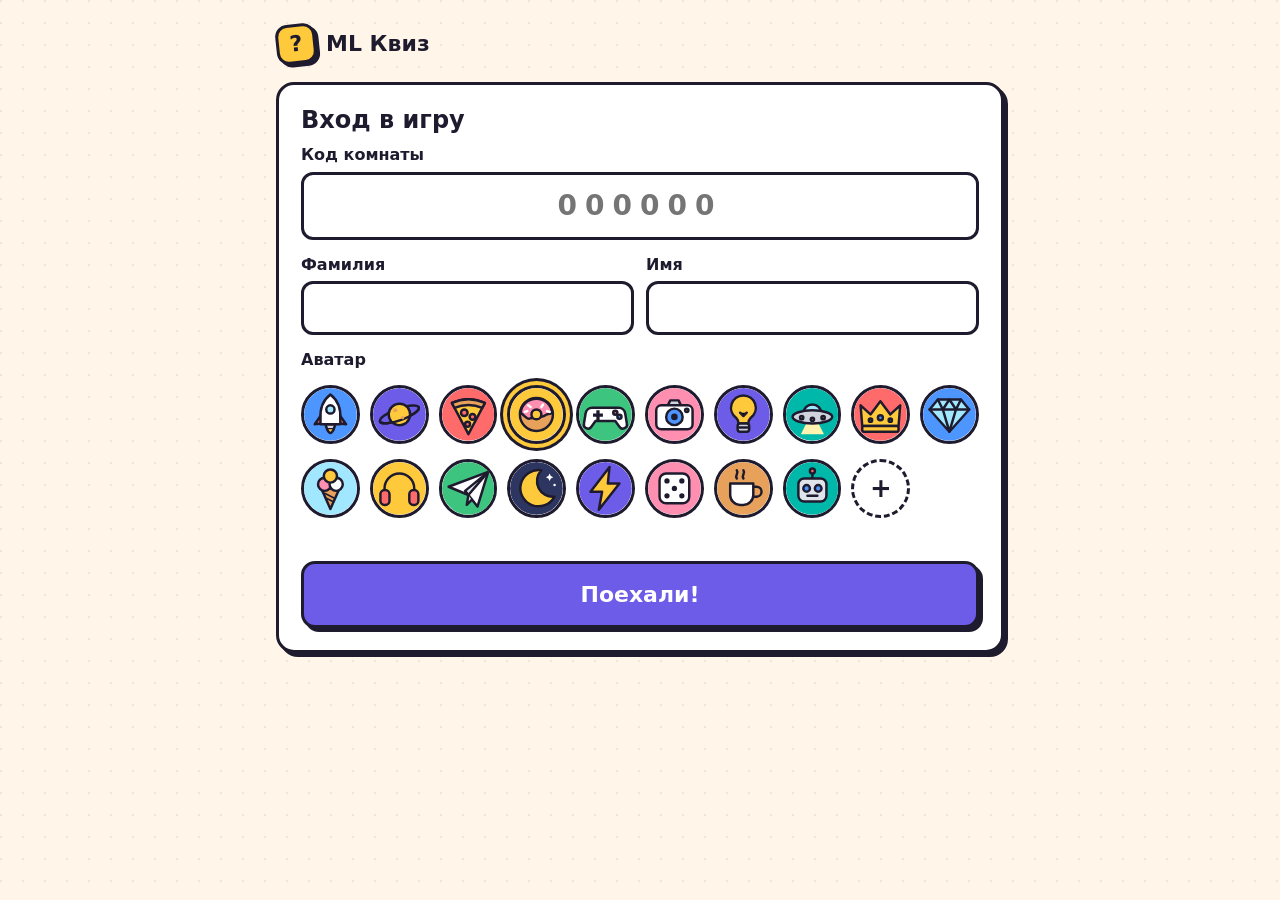
<file: index.html>
<!doctype html>
<html lang="ru">
<head>
<meta charset="utf-8">
<meta name="viewport" content="width=device-width, initial-scale=1">
<title>ML Квиз</title>
<meta http-equiv="refresh" content="0; url=quiz/">
<script>location.replace('quiz/' + location.search);</script>
</head>
<body style="font-family:Segoe UI,sans-serif;padding:24px">Переходим в <a href="quiz/">квиз</a>…</body>
</html>
</file>
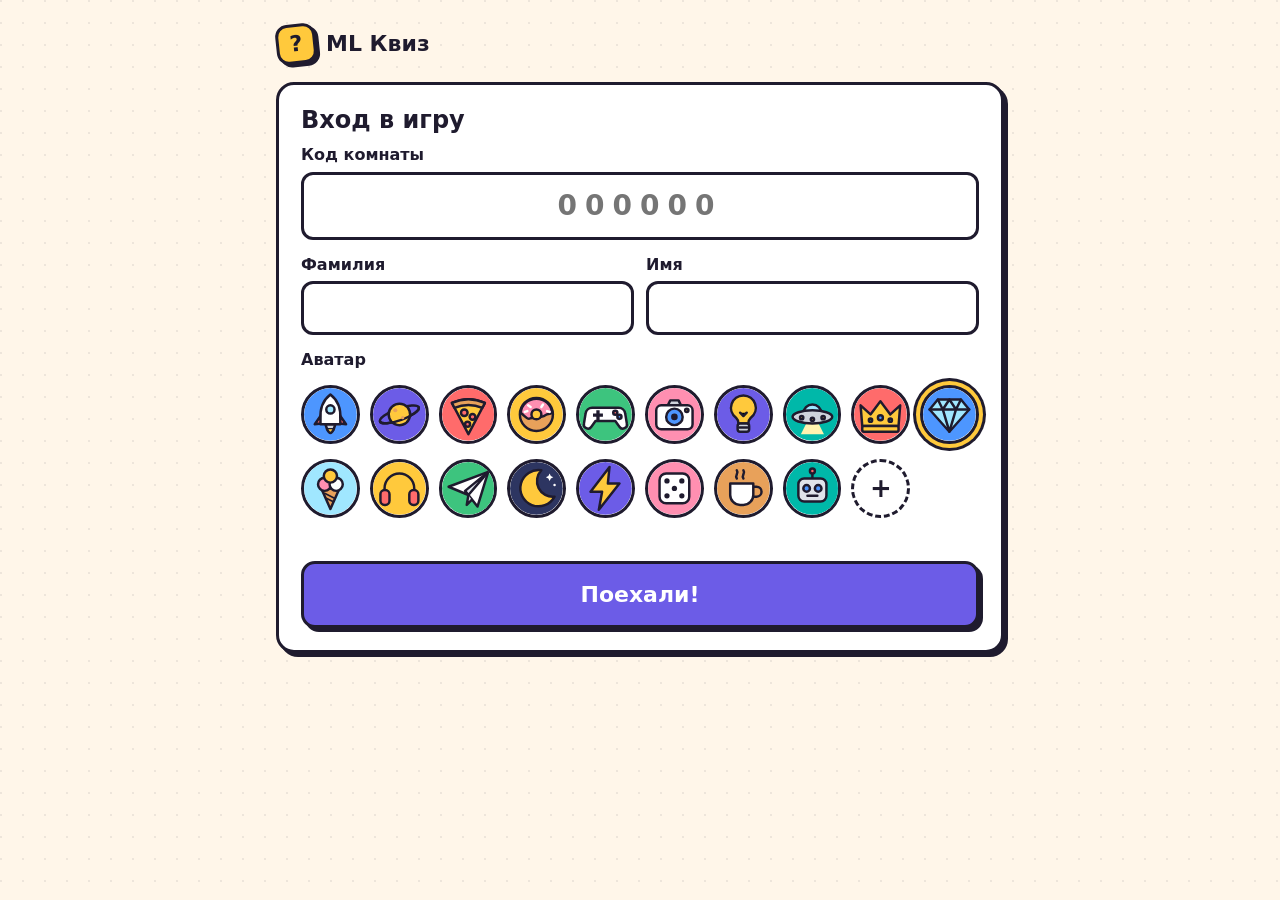
<file: quiz/index.html>
<!doctype html>
<html lang="ru">
<head>
<meta charset="utf-8">
<meta name="viewport" content="width=device-width, initial-scale=1">
<title>ML Квиз</title>
<link rel="icon" href="data:image/svg+xml,%3Csvg xmlns='http://www.w3.org/2000/svg' viewBox='0 0 64 64'%3E%3Crect x='4' y='4' width='56' height='56' rx='14' fill='%23FFC93C' stroke='%231F1B2E' stroke-width='5'/%3E%3Ctext x='32' y='45' font-size='34' text-anchor='middle' font-family='Segoe UI' font-weight='900' fill='%231F1B2E'%3E?%3C/text%3E%3C/svg%3E">
<link rel="stylesheet" href="assets/style.css">
</head>
<body class="player">
<main id="app"></main>
<div id="net" class="net"></div>
<script src="assets/common.js"></script>
<script src="assets/player.js"></script>
</body>
</html>
</file>
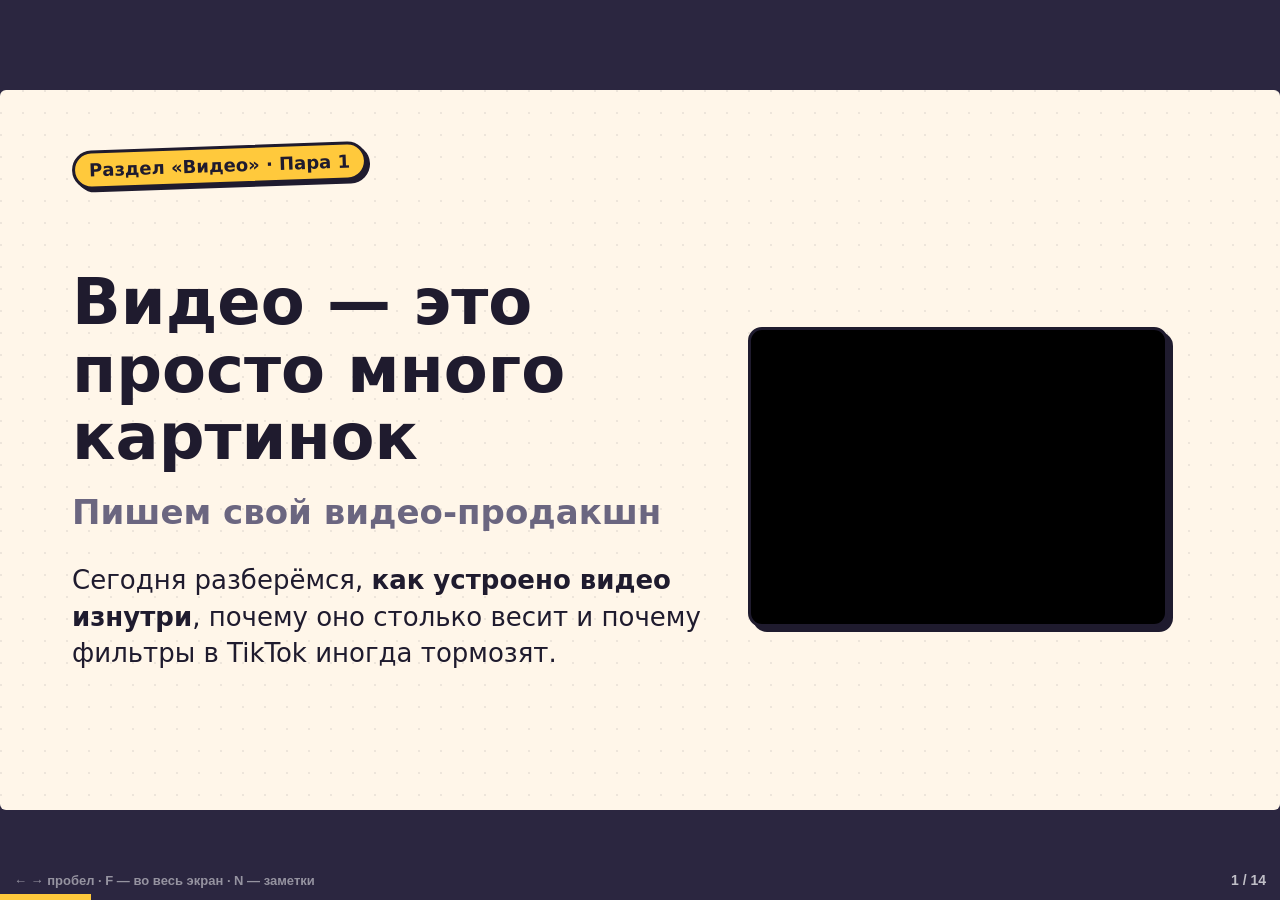
<file: 01-video/slides.html>
<!doctype html>
<html lang="ru">
<head>
<meta charset="utf-8">
<meta name="viewport" content="width=device-width, initial-scale=1">
<title>Пара 1 · Видео — это поток кадров</title>
<link rel="stylesheet" href="../shared/slides.css">
<style>
  .chips { display: flex; flex-wrap: wrap; gap: 10px; margin-top: 14px; }
  .chip { padding: 8px 14px; border: 3px solid var(--ink); border-radius: 999px; background: #fff; font-weight: 800; font-size: 18px; box-shadow: 3px 3px 0 var(--ink); }
  .chip.now { background: var(--c); }
  .stack { position: relative; width: 460px; height: 330px; }
  .stack .fr { position: absolute; width: 300px; height: 200px; border: 3px solid var(--ink); border-radius: 10px; box-shadow: 3px 3px 0 var(--ink); background: #fff; transition: transform 0.35s, opacity 0.35s; overflow: hidden; }
  .stack .fr canvas { width: 100%; height: 100%; }
  .axis { position: absolute; font-weight: 900; font-size: 22px; font-family: var(--mono); }
  .shape { font-family: var(--mono); font-size: 34px; font-weight: 900; }
  .shape span { padding: 0 4px; border-radius: 6px; }
  .bgr { display: flex; gap: 10px; margin-top: 10px; }
  .bgr div { flex: 1; border: 3px solid var(--ink); border-radius: 12px; padding: 8px; text-align: center; font-weight: 900; font-size: 26px; font-family: var(--mono); }
  .budget { position: relative; height: 70px; border: 3px solid var(--ink); border-radius: 14px; background: #fff; overflow: visible; display: flex; }
  .budget .seg { height: 100%; border-right: 3px solid var(--ink); display: grid; place-items: center; font-weight: 800; font-size: 15px; overflow: hidden; white-space: nowrap; transition: width 0.3s; }
  .budget .line { position: absolute; top: -14px; bottom: -14px; width: 4px; background: var(--bad); }
  .budget .line::after { content: attr(data-t); position: absolute; top: -26px; left: -40px; width: 84px; text-align: center; font-weight: 900; color: var(--bad); font-size: 16px; }
  .toggles { display: grid; grid-template-columns: 1fr 1fr; gap: 10px; margin-top: 28px; }
  .toggles .btn { justify-content: space-between; }
  .flow { display: flex; align-items: center; gap: 14px; justify-content: center; margin: 10px 0 24px; }
  .flow .box { border: 3px solid var(--ink); border-radius: 16px; padding: 14px 18px; background: #fff; box-shadow: var(--sh); font-weight: 900; font-size: 22px; text-align: center; min-width: 170px; position: relative; }
  .flow .box small { display: block; font-weight: 600; color: var(--muted); font-size: 15px; font-family: var(--mono); }
  .flow .arr { font-size: 34px; font-weight: 900; }
  .flow .box.active { background: var(--c); animation: pulse 2.4s infinite; }
  .flow .box:nth-child(3).active { animation-delay: 0.8s; } .flow .box:nth-child(5).active { animation-delay: 1.6s; }
  @keyframes pulse { 0%, 30%, 100% { transform: none; background: #fff; } 10%, 20% { transform: translateY(-8px); background: var(--c); } }
  .ops { display: flex; flex-wrap: wrap; gap: 10px; margin-bottom: 14px; }
  .result-big { font-size: 64px; font-weight: 900; line-height: 1; }
  .compare { font-size: 22px; margin-top: 10px; }
  .sv-hint { position: absolute; left: 12px; top: 10px; background: rgba(255, 255, 255, 0.9); border: 2px solid var(--ink); border-radius: 10px; padding: 4px 10px; font-weight: 800; font-size: 15px; }
  select { padding: 8px 10px; border: 3px solid var(--ink); border-radius: 10px; font-weight: 700; font-size: 18px; background: #fff; }
  .qr { font-size: 40px; font-weight: 900; font-family: var(--mono); }
</style>
</head>
<body>
<div id="deck">

<!-- 1 -->
<section class="slide" data-demo="title">
  <span class="kicker">Раздел «Видео» · Пара 1</span>
  <div class="cols wide-left grow" style="align-items:center">
    <div>
      <h1>Видео — это просто много картинок</h1>
      <p class="big muted">Пишем свой видео-продакшн</p>
      <p style="margin-top:26px">Сегодня разберёмся, <b>как устроено видео изнутри</b>, почему оно столько весит и почему фильтры в TikTok иногда тормозят.</p>
    </div>
    <div class="frame-box float" style="width:420px;height:300px"><canvas id="t-cv" width="420" height="300"></canvas></div>
  </div>
  <aside class="notes"><b>1 мин.</b> Спросите: «Кто сегодня снимал видео или смотрел рилсы?» Все. «Значит, вы каждый день работаете с тензорами — сейчас докажу».</aside>
</section>

<!-- 2 -->
<section class="slide" data-demo="spider">
  <span class="kicker">Наш проект на две недели</span>
  <h2>Фильтр «Человек-паук: Через вселенные»</h2>
  <div class="cols wide-left grow">
    <div class="frame-box" style="position:relative;width:640px;height:420px">
      <canvas id="sv-cv" width="640" height="420" style="cursor:crosshair;touch-action:none"></canvas>
      <div class="sv-hint">Нарисуйте фигуру мышкой ✍️</div>
    </div>
    <div>
      <p>Рисуем фигуру — внутри мир превращается в комикс.</p>
      <p class="muted" style="font-size:21px">Каждая пара добавляет к проекту новый кусок:</p>
      <div class="chips">
        <span class="chip now">1. Кадры и конвейер</span><span class="chip">2. Цвет и маска</span>
        <span class="chip">3. Обучаем маску</span><span class="chip">4. Лица</span>
        <span class="chip">5. Стиль комикса</span><span class="chip">6. Нейросеть-раскраска</span>
      </div>
      <button class="btn" id="sv-cam" style="margin-top:22px">📷 Включить камеру</button>
    </div>
  </div>
  <aside class="notes"><b>2 мин.</b> Включите камеру и нарисуйте фигуру — пусть увидят себя в комиксе. «Это не магия: штриховка, контуры и сдвиг цветов. Через две недели вы напишете это на Python сами». Без камеры показывается анимация.</aside>
</section>

<!-- 3 -->
<section class="slide" data-demo="flipbook">
  <span class="kicker">Как мозг видит движение</span>
  <h2>Видео = кадры, показанные быстро</h2>
  <div class="cols wide-left grow">
    <div>
      <div class="frame-box" style="width:620px;height:330px"><canvas id="fb-cv" width="620" height="330"></canvas></div>
      <label class="ctl" style="margin-top:16px">Кадров в секунду (FPS): <b id="fb-v">2</b><input type="range" id="fb-r" min="1" max="60" value="2"></label>
      <label class="ctl"><input type="checkbox" id="fb-ghost"> показать предыдущие кадры</label>
    </div>
    <div>
      <p>Двигайте ползунок. <b>С какого FPS «слайд-шоу» превращается в движение?</b></p>
      <div class="step card y"><p style="margin:0">≈ <b>12</b> кадров/с — мозг уже склеивает в движение</p></div>
      <div class="step" style="margin-top:14px">
        <p>🎬 Кино — <b>24</b> &nbsp; 📺 YouTube — <b>30 / 60</b><br>🎮 Игры — <b>60–144</b> &nbsp; 🐢 Камера наблюдения — <b>5–15</b></p>
      </div>
    </div>
  </div>
  <aside class="notes"><b>2 мин.</b> Начните с 1–2 FPS, медленно ведите вправо, пусть кричат «сейчас!». Скажите, что этот эффект использовали ещё флипбуки и мультфильмы на плёнке.</aside>
</section>

<!-- 4 -->
<section class="slide" data-demo="pixels">
  <span class="kicker">Внутри одного кадра</span>
  <h2>Кадр — это таблица чисел</h2>
  <div class="cols grow">
    <div>
      <div class="frame-box" style="width:520px;height:390px"><canvas id="px-cv" width="520" height="390"></canvas></div>
      <label class="ctl" style="margin-top:12px">Разрешение: <b id="px-v">16×12</b><input type="range" id="px-r" min="1" max="6" value="2"></label>
    </div>
    <div>
      <p>Наведите мышку на пиксель:</p>
      <div class="card" style="padding:14px 18px">
        <div style="font-family:var(--mono);font-size:22px;font-weight:800" id="px-pos">frame[?, ?]</div>
        <div class="bgr"><div id="px-b" style="background:#d6e6ff">B</div><div id="px-g" style="background:#d9f5e5">G</div><div id="px-r2" style="background:#ffdada">R</div></div>
      </div>
      <p style="margin-top:16px">Каждый пиксель — <b>3 числа от 0 до 255</b>.<br>OpenCV хранит их в порядке <span class="tag">B G R</span>, а не RGB.</p>
      <button class="btn" id="px-cam">📷 Снимок с камеры</button>
    </div>
  </div>
  <aside class="notes"><b>3 мин.</b> Сделайте снимок класса и уменьшайте разрешение: «Видите, это всё ещё вы, просто меньше чисел». Спросите: «Сколько чисел в кадре 640×480?» (921 600). BGR — исторически так хранили производители камер, OpenCV оставил порядок.</aside>
</section>

<!-- 5 -->
<section class="slide" data-demo="tensor">
  <span class="kicker">Главная идея пары</span>
  <h2>Видео — это тензор</h2>
  <div class="cols grow">
    <div class="stack" id="tn-stack"></div>
    <div>
      <div class="shape">(<span style="background:#ffe08a" id="tn-t">8</span>, <span style="background:#ffd0d0">480</span>, <span style="background:#d6e6ff">640</span>, <span style="background:#d9f5e5">3</span>)</div>
      <p style="margin-top:10px"><b style="background:#ffe08a">T</b> кадров × <b style="background:#ffd0d0">H</b> высота × <b style="background:#d6e6ff">W</b> ширина × <b style="background:#d9f5e5">C</b> каналы</p>
      <label class="ctl">Кадров T: <input type="range" id="tn-r" min="1" max="12" value="8"></label>
      <div class="step card p" style="margin-top:14px"><p style="margin:0"><b>Вопрос:</b> ролик 10 секунд, 30 FPS, 480×640. Какой у него shape?</p></div>
      <div class="step card g" style="margin-top:12px"><p style="margin:0;font-family:var(--mono);font-weight:800">(300, 480, 640, 3)</p></div>
    </div>
  </div>
  <aside class="notes"><b>3 мин.</b> Тензор — просто многомерная таблица чисел. Картинка — 3D, видео — 4D, пачка видео — 5D. В PyTorch тот же ролик хранится как (T, C, H, W): каналы идут перед высотой. Это пригодится в конце пары.</aside>
</section>

<!-- 6 -->
<section class="slide" data-demo="size">
  <span class="kicker">Чем больше, тем лучше?</span>
  <h2>Сколько весит видео без сжатия</h2>
  <div class="cols grow">
    <div>
      <div class="row" style="flex-wrap:wrap;gap:12px">
        <select id="sz-res"><option value="640x480">640×480</option><option value="1280x720">1280×720 (HD)</option><option value="1920x1080" selected>1920×1080 (Full HD)</option><option value="3840x2160">3840×2160 (4K)</option></select>
        <select id="sz-fps"><option>24</option><option selected>30</option><option>60</option></select>
        <select id="sz-sec"><option value="10">10 секунд</option><option value="60" selected>1 минута</option><option value="600">10 минут</option></select>
      </div>
      <p class="muted" style="margin-top:16px;font-family:var(--mono);font-size:21px" id="sz-formula"></p>
      <div class="result-big" id="sz-out"></div>
      <p class="compare" id="sz-cmp"></p>
    </div>
    <div>
      <div class="step card y"><p style="margin:0">А на телефоне минута Full HD весит ≈ <b>100 МБ</b>.</p></div>
      <div class="step card" style="margin-top:14px"><p style="margin:0" class="big">Куда делись 99% данных? 🤔</p></div>
    </div>
  </div>
  <aside class="notes"><b>2 мин.</b> Пусть сами предложат разрешение и время. Формула: ширина × высота × 3 байта × FPS × секунды. Подведите к вопросу «куда делись данные» — ответ на следующем слайде.</aside>
</section>

<!-- 7 -->
<section class="slide" data-demo="diff">
  <span class="kicker">Видео не видео, если его не сжать</span>
  <h2>Соседние кадры почти одинаковые</h2>
  <div class="row" style="justify-content:center;gap:18px">
    <div class="center"><div class="frame-box"><canvas id="df-a" width="330" height="220"></canvas></div><p style="margin-top:8px">Кадр <b>t</b></p></div>
    <div class="huge" style="font-size:54px">−</div>
    <div class="center"><div class="frame-box"><canvas id="df-b" width="330" height="220"></canvas></div><p style="margin-top:8px">Кадр <b>t+1</b></p></div>
    <div class="huge" style="font-size:54px">=</div>
    <div class="center"><div class="frame-box"><canvas id="df-c" width="330" height="220"></canvas></div><p style="margin-top:8px">Разница</p></div>
  </div>
  <div class="cols" style="margin-top:12px">
    <div class="step card g"><p style="margin:0">Кодек хранит <b>ключевой кадр</b> целиком, а дальше — <b>только изменения</b>. Отсюда сжатие в 100–200 раз.</p></div>
    <div class="step card r"><p style="margin:0">Плохой интернет → изменения теряются → видео «<b>сыпется квадратиками</b>» до следующего ключевого кадра.</p></div>
  </div>
  <aside class="notes"><b>2 мин.</b> Спросите, видели ли они «квадратики» при плохом интернете. Это потерянные кадры-разницы. Кодек — способ сжатия (H.264, VP9), контейнер — «коробка» (.mp4, .avi).</aside>
</section>

<!-- 8 -->
<section class="slide" data-demo="budget">
  <span class="kicker">Сколько у нас есть времени?</span>
  <h2>Бюджет одного кадра</h2>
  <p>При 30 FPS на <b>всю</b> обработку кадра есть <b>1000 / 30 ≈ 33 мс</b>. Не успели — кадр пропущен.</p>
  <div style="margin-top:40px"><div class="budget" id="bg-bar"><div class="line" id="bg-line" data-t="33 мс"></div></div></div>
  <div class="toggles" id="bg-tg"></div>
  <p class="big" style="margin-top:22px">Реальная скорость: <span id="bg-fps"></span></p>
  <aside class="notes"><b>2 мин.</b> Включайте шаги по одному. Нейросеть на процессоре сразу ломает бюджет — поэтому фильтры в соцсетях используют маленькие модели и видеокарту телефона. Вопрос: «Что делать, если не успеваем?» — уменьшить кадр, обрабатывать каждый второй кадр, упростить модель.</aside>
</section>

<!-- 9 -->
<section class="slide">
  <span class="kicker">Конвейер (pipeline)</span>
  <h2>Любая видеообработка — это цикл</h2>
  <div class="flow"><div class="box active">Прочитать кадр<small>cap.read()</small></div><span class="arr">→</span><div class="box active">Обработать<small>process(frame)</small></div><span class="arr">→</span><div class="box active">Показать / записать<small>imshow · write</small></div><span class="arr">↺</span></div>
  <pre class="py">
import cv2
cap = cv2.VideoCapture(0)            # 0 — веб-камера

while True:
    ok, frame = cap.read()           # 1. прочитать кадр
    if not ok:
        break
    frame = cv2.flip(frame, 1)       # 2. обработать #!
    cv2.imshow("video", frame)       # 3. показать
    if cv2.waitKey(1) == ord("q"):   # нажали q — выходим
        break
  </pre>
  <aside class="notes"><b>2 мин.</b> Этот цикл — скелет и нашего проекта, и контрольной. Меняется только шаг 2. waitKey(1) ждёт 1 мс нажатия клавиши и одновременно даёт окну перерисоваться.</aside>
</section>

<!-- 10 -->
<section class="slide">
  <span class="kicker">Кнопки и состояние</span>
  <h2>Нажал клавишу — эффект включился</h2>
  <div class="cols wide-left">
    <pre class="py sm">
state = {"caption": False}           # состояние: что включено

def process(frame, key, state):
    if key == ord("c"):              # нажали c #!
        state["caption"] = not state["caption"]   # переключили #!
    if state["caption"]:
        cv2.putText(frame, "IThub Video", (20, 40),
                    cv2.FONT_HERSHEY_SIMPLEX, 1.2,
                    (255, 255, 255), 2)
    return frame
    </pre>
    <div>
      <div class="card y"><p style="margin:0"><code>not</code> переворачивает значение:<br><code>False → True → False</code></p></div>
      <div class="step card r" style="margin-top:16px"><p style="margin:0"><b>Это и есть контрольная:</b><br><span class="tag">s</span> — цветокоррекция,<br><span class="tag">t</span> — поворот на 180°</p></div>
    </div>
  </div>
  <aside class="notes"><b>2 мин.</b> Состояние — память программы между кадрами. Без него эффект горел бы только в тот кадр, когда нажата клавиша. Скажите, что контрольная будет ровно на этот шаблон — им понадобится только поменять обработку.</aside>
</section>

<!-- 11 -->
<section class="slide">
  <span class="kicker">Работаем в Google Colab</span>
  <h2>У Colab нет окна — показываем плеером</h2>
  <div class="flow" style="margin-top:20px">
    <div class="box">Видеофайл<small>VideoCapture</small></div><span class="arr">→</span>
    <div class="box">Список кадров<small>cap.read()</small></div><span class="arr">→</span>
    <div class="box">Меняем каждый<small>for frame in …</small></div><span class="arr">→</span>
    <div class="box">Смотрим<small>show_video</small></div>
  </div>
  <pre class="py sm">
cap = cv2.VideoCapture("vtest.avi")
frames = []
while len(frames) < 80:
    ok, frame = cap.read()          # очередной кадр
    if not ok:
        break
    frames.append(frame)

result = []
for frame in frames:                # меняем каждый кадр #!
    result.append(cv2.flip(frame, 1))
show_video(result)
  </pre>
  <aside class="notes"><b>1 мин.</b> Colab работает на сервере Google, окна и камеры там нет. Поэтому читаем видео из файла, складываем кадры в список, меняем их в цикле и показываем плеером. Видео скачивает сервер Google, а не сеть колледжа.</aside>
</section>

<!-- 12 -->
<section class="slide" data-demo="torch">
  <span class="kicker">Заглянем вперёд: PyTorch</span>
  <h2>Одна строка — один эффект</h2>
  <div class="cols">
    <div>
      <div class="frame-box" style="width:480px;height:360px"><canvas id="to-cv" width="480" height="360"></canvas></div>
    </div>
    <div>
      <div class="ops" id="to-ops"></div>
      <pre class="py sm" id="to-code" style="min-height:250px"></pre>
    </div>
  </div>
  <aside class="notes"><b>3 мин.</b> Нажимайте кнопки — справа появляется строка кода, которая это делает с тензором. Подчеркните: x[2] — красный канал, потому что BGR. Поворот на 180° — это отражение по двум осям сразу. В практике они сделают это сами, а в нейросетях все данные — такие же тензоры.</aside>
</section>

<!-- 13 -->
<section class="slide">
  <span class="kicker">Практика</span>
  <h2>Что делаем в Colab</h2>
  <div class="cols">
    <div>
      <h3>Часть 1. Картинка (16 заданий)</h3>
      <p style="font-size:22px">открыть и показать · размер <code>shape</code> · пиксель · закрасить и вырезать кусок · <code>resize</code> · <code>flip</code> · <code>rotate</code> · серый · каналы B G R · яркость · рисование · сохранение</p>
      <h3 style="margin-top:14px">Часть 2. Видео (8 заданий)</h3>
      <p style="font-size:22px">открыть видео · FPS и длительность · достать кадр · кадр по номеру · цикл по кадрам · смотреть в Colab · менять каждый кадр · сохранить</p>
    </div>
    <div>
      <div class="card g"><p style="margin:0">В каждом задании замените <code>None</code> на свой код.<br>Проверка <b>✅ / ❌</b>, под ней две подсказки: 💡 идея и 🆘 почти ответ.</p></div>
      <div class="card y" style="margin-top:14px"><p style="margin:0">Шпаргалка по всем функциям — в конце ноутбука.</p></div>
      <p style="margin-top:22px">Ноутбук: <a data-site="01-video/lesson.ipynb" target="_blank">открыть в Colab</a></p>
    </div>
  </div>
  <aside class="notes">Часть 1 ~40 минут, часть 2 ~35 минут. Если не успевают — часть 2 переносится на вторую пару. Самые частые ошибки: порядок (ширина, высота) в resize и забытый .copy(). КТ 1 — в конце ноутбука.</aside>
</section>

<!-- 14 -->
<section class="slide center" style="justify-content:center;align-items:center">
  <div class="huge pop">Квиз! 🎯</div>
  <p class="big" style="margin-top:24px">Открывайте <a data-site="quiz" target="_blank" class="qr">сайт квиза</a></p>
  <p class="big">и вводите код с экрана</p>
  <p class="muted" style="margin-top:16px">Быстрее и правильнее — больше очков. Верные ответы — в конце.</p>
  <aside class="notes">Откройте host.html в новой вкладке и выберите «Пара 1». Вопросы 1–2 — повторение раздела «Изображения».</aside>
</section>

</div>
<script src="../shared/slides.js"></script>
<script>
'use strict';
// ---------- Общие помощники ----------
const INK = '#1F1B2E';
function scene(ctx, w, h, t, ballOnly) {
  // Небо, холмы, домик и мяч. t — время в секундах
  const g = ctx.createLinearGradient(0, 0, 0, h);
  g.addColorStop(0, '#9fd3ff'); g.addColorStop(1, '#e8f6ff');
  ctx.fillStyle = g; ctx.fillRect(0, 0, w, h);
  ctx.fillStyle = '#FFC93C'; ctx.beginPath(); ctx.arc(w * 0.85, h * 0.2, h * 0.09, 0, 7); ctx.fill();
  ctx.fillStyle = '#3DC47E'; ctx.beginPath(); ctx.ellipse(w * 0.25, h, w * 0.45, h * 0.35, 0, 0, 7); ctx.fill();
  ctx.fillStyle = '#2FB36D'; ctx.beginPath(); ctx.ellipse(w * 0.85, h, w * 0.4, h * 0.28, 0, 0, 7); ctx.fill();
  ctx.fillStyle = '#FF8FB1'; ctx.fillRect(w * 0.08, h * 0.55, w * 0.16, h * 0.22);
  ctx.fillStyle = '#FF6B6B'; ctx.beginPath(); ctx.moveTo(w * 0.06, h * 0.56); ctx.lineTo(w * 0.16, h * 0.42); ctx.lineTo(w * 0.26, h * 0.56); ctx.fill();
  const p = ballPos(t, w, h);
  ctx.fillStyle = '#4D96FF'; ctx.strokeStyle = INK; ctx.lineWidth = Math.max(2, w / 160);
  ctx.beginPath(); ctx.ellipse(p.x, p.y, p.r * p.sx, p.r * p.sy, 0, 0, 7); ctx.fill(); ctx.stroke();
}
function ballPos(t, w, h) {
  const period = 3, u = (t % period) / period;
  const x = w * 0.15 + w * 0.7 * (u < 0.5 ? u * 2 : 2 - u * 2);
  const b = Math.abs(Math.sin(t * Math.PI * 1.3));
  const r = h * 0.09, ground = h * 0.82;
  const y = ground - r - b * h * 0.5;
  const squash = b < 0.12 ? 1 - (0.12 - b) * 2.5 : 1;
  return { x, y: y + r * (1 - squash), r, sx: 2 - squash, sy: squash };
}
const fit = c => { const ctx = c.getContext('2d'); return ctx; };

// ---------- 1. Титул ----------
Deck.demos.title = slide => {
  const c = document.getElementById('t-cv'), ctx = fit(c);
  return Deck.loop(t => scene(ctx, c.width, c.height, t / 1000));
};

// ---------- 2. Фильтр «Через вселенные» ----------
(() => {
  let path = null;
  function star(w, h) {
    const pts = [], cx = w * 0.5, cy = h * 0.5;
    for (let i = 0; i < 10; i++) {
      const a = -Math.PI / 2 + i * Math.PI / 5, r = i % 2 ? h * 0.2 : h * 0.44;
      pts.push([cx + Math.cos(a) * r, cy + Math.sin(a) * r]);
    }
    return pts;
  }
  Deck.demos.spider = slide => {
    const c = document.getElementById('sv-cv'), ctx = c.getContext('2d');
    const W = c.width, H = c.height;
    const small = document.createElement('canvas'); small.width = 320; small.height = 210;
    const sctx = small.getContext('2d', { willReadFrequently: true });
    const fx = document.createElement('canvas'); fx.width = 320; fx.height = 210;
    const fctx = fx.getContext('2d');
    if (!path) path = star(W, H);
    let video = null, drawing = null;
    const camBtn = document.getElementById('sv-cam');
    camBtn.onclick = () => Deck.camera().then(v => { video = v; camBtn.textContent = v ? '📷 Камера включена' : '📷 Камера недоступна'; });
    Deck.camera.length; // камера включается только по кнопке
    const pos = e => { const r = c.getBoundingClientRect(); return [(e.clientX - r.left) * W / r.width, (e.clientY - r.top) * H / r.height]; };
    const finish = () => { if (drawing && drawing.length > 8) path = drawing; drawing = null; };
    c.onpointerdown = e => { e.preventDefault(); drawing = [pos(e)]; try { c.setPointerCapture(e.pointerId); } catch (er) { /* без захвата */ } };
    c.onpointermove = e => { if (drawing && e.buttons) drawing.push(pos(e)); else if (drawing) finish(); };
    c.onpointerup = c.onpointercancel = c.onlostpointercapture = finish;
    window.addEventListener('pointerup', finish);

    function comic(src) {
      // Постеризация + сдвиг каналов + контуры (Собель)
      const w = src.width, h = src.height, d = src.data, out = fctx.createImageData(w, h), o = out.data;
      const L = new Float32Array(w * h);
      for (let i = 0; i < w * h; i++) L[i] = 0.3 * d[i * 4] + 0.59 * d[i * 4 + 1] + 0.11 * d[i * 4 + 2];
      const q = v => Math.round(Math.max(0, Math.min(255, v)) / 85) * 85;
      for (let y = 0; y < h; y++) for (let x = 0; x < w; x++) {
        const i = y * w + x, j = i * 4;
        const xr = Math.min(w - 1, x + 3), xb = Math.max(0, x - 3);
        // сдвиг красного и синего каналов в разные стороны — «глитч» из мультфильма
        let r = d[(y * w + xr) * 4], g = d[j + 1], b = d[(y * w + xb) * 4 + 2];
        // контраст и насыщенность, потом всего 4 уровня на канал
        const gray = (r + g + b) / 3;
        r = q(gray + ((r - 128) * 1.4 + 128 - gray) * 1.9);
        g = q(gray + ((g - 128) * 1.4 + 128 - gray) * 1.9);
        b = q(gray + ((b - 128) * 1.4 + 128 - gray) * 1.9);
        let edge = 0;
        if (x > 0 && y > 0 && x < w - 1 && y < h - 1) {
          const gx = L[i - w + 1] + 2 * L[i + 1] + L[i + w + 1] - L[i - w - 1] - 2 * L[i - 1] - L[i + w - 1];
          const gy = L[i + w - 1] + 2 * L[i + w] + L[i + w + 1] - L[i - w - 1] - 2 * L[i - w] - L[i - w + 1];
          edge = Math.abs(gx) + Math.abs(gy);
        }
        if (edge > 170) { r = g = b = 25; }
        o[j] = r; o[j + 1] = g; o[j + 2] = b; o[j + 3] = 255;
      }
      fctx.putImageData(out, 0, 0);
      return L;
    }

    return Deck.loop(t => {
      // Источник: камера (зеркально) или анимированная сцена
      sctx.save();
      if (video) { sctx.translate(320, 0); sctx.scale(-1, 1); sctx.drawImage(video, 0, 0, 320, 210); }
      else scene(sctx, 320, 210, t / 1000);
      sctx.restore();
      const src = sctx.getImageData(0, 0, 320, 210);
      ctx.drawImage(small, 0, 0, W, H);
      const L = comic(src);
      const p = drawing || path;
      ctx.save();
      ctx.beginPath(); p.forEach(([x, y], i) => (i ? ctx.lineTo(x, y) : ctx.moveTo(x, y))); ctx.closePath();
      if (!drawing) {
        ctx.clip();
        ctx.imageSmoothingEnabled = false;
        ctx.drawImage(fx, 0, 0, W, H);
        // Полутоновые точки, как в старых комиксах
        const cell = 9;
        for (let y = cell / 2; y < H; y += cell) for (let x = cell / 2; x < W; x += cell) {
          const lx = Math.min(319, Math.floor(x / 2)), ly = Math.min(209, Math.floor(y / 2));
          const light = L[ly * 320 + lx] / 255;
          ctx.beginPath();
          if (light > 0.55) { ctx.fillStyle = 'rgba(255,59,140,0.55)'; ctx.arc(x, y, 1.2 + (light - 0.55) * 4, 0, 7); }
          else { ctx.fillStyle = 'rgba(31,27,46,0.5)'; ctx.arc(x, y, (1 - light) * cell * 0.45, 0, 7); }
          ctx.fill();
        }
      }
      ctx.restore();
      ctx.beginPath(); p.forEach(([x, y], i) => (i ? ctx.lineTo(x, y) : ctx.moveTo(x, y))); if (!drawing) ctx.closePath();
      ctx.lineWidth = 7; ctx.strokeStyle = INK; ctx.stroke();
      ctx.lineWidth = 3; ctx.strokeStyle = '#FF3B6B'; ctx.setLineDash([12, 8]); ctx.stroke(); ctx.setLineDash([]);
    });
  };
})();

// ---------- 3. Флипбук ----------
Deck.demos.flipbook = slide => {
  const c = document.getElementById('fb-cv'), ctx = c.getContext('2d');
  const r = document.getElementById('fb-r'), v = document.getElementById('fb-v'), gh = document.getElementById('fb-ghost');
  r.oninput = () => (v.textContent = r.value);
  v.textContent = r.value;
  return Deck.loop(now => {
    const fps = +r.value, t = now / 1000;
    const frame = Math.floor(t * fps), ft = frame / fps;
    scene(ctx, c.width, c.height, ft);
    if (gh.checked) {
      for (let k = 1; k <= 4; k++) {
        const p = ballPos((frame - k) / fps, c.width, c.height);
        ctx.globalAlpha = 0.5 - k * 0.1; ctx.fillStyle = '#4D96FF';
        ctx.beginPath(); ctx.ellipse(p.x, p.y, p.r * p.sx, p.r * p.sy, 0, 0, 7); ctx.fill();
      }
      ctx.globalAlpha = 1;
    }
    ctx.fillStyle = 'rgba(31,27,46,0.8)'; ctx.fillRect(10, 10, 150, 34);
    ctx.fillStyle = '#fff'; ctx.font = 'bold 18px Consolas'; ctx.fillText('кадр № ' + (frame % 10000), 20, 33);
  });
};

// ---------- 4. Пиксели ----------
(() => {
  let snapshot = null; // ImageData 64x48 со снимка камеры
  const RES = [[8, 6], [16, 12], [32, 24], [64, 48], [128, 96], [260, 195]];
  Deck.demos.pixels = slide => {
    const c = document.getElementById('px-cv'), ctx = c.getContext('2d');
    const r = document.getElementById('px-r'), v = document.getElementById('px-v');
    const src = document.createElement('canvas'); src.width = 260; src.height = 195;
    const sctx = src.getContext('2d', { willReadFrequently: true });
    let data = null, gw = 16, gh = 12, hover = null;
    function build() {
      [gw, gh] = RES[+r.value - 1];
      v.textContent = `${gw}×${gh}`;
      if (snapshot) sctx.drawImage(snapshot, 0, 0, 260, 195); else scene(sctx, 260, 195, 0.9);
      const tmp = document.createElement('canvas'); tmp.width = gw; tmp.height = gh;
      const tctx = tmp.getContext('2d', { willReadFrequently: true });
      tctx.drawImage(src, 0, 0, gw, gh);
      data = tctx.getImageData(0, 0, gw, gh).data;
      draw();
    }
    function draw() {
      const cw = c.width / gw, ch = c.height / gh;
      for (let y = 0; y < gh; y++) for (let x = 0; x < gw; x++) {
        const i = (y * gw + x) * 4;
        ctx.fillStyle = `rgb(${data[i]},${data[i + 1]},${data[i + 2]})`;
        ctx.fillRect(x * cw, y * ch, Math.ceil(cw), Math.ceil(ch));
      }
      if (gw <= 32) { ctx.strokeStyle = 'rgba(31,27,46,0.25)'; ctx.lineWidth = 1; for (let x = 0; x <= gw; x++) { ctx.beginPath(); ctx.moveTo(x * cw, 0); ctx.lineTo(x * cw, c.height); ctx.stroke(); } for (let y = 0; y <= gh; y++) { ctx.beginPath(); ctx.moveTo(0, y * ch); ctx.lineTo(c.width, y * ch); ctx.stroke(); } }
      if (hover) { ctx.strokeStyle = INK; ctx.lineWidth = 4; ctx.strokeRect(hover[0] * cw, hover[1] * ch, cw, ch); }
    }
    c.onpointermove = e => {
      const b = c.getBoundingClientRect();
      const x = Math.floor((e.clientX - b.left) / b.width * gw), y = Math.floor((e.clientY - b.top) / b.height * gh);
      if (x < 0 || y < 0 || x >= gw || y >= gh) return;
      hover = [x, y];
      const i = (y * gw + x) * 4;
      document.getElementById('px-pos').textContent = `frame[${y}, ${x}]  (строка, столбец)`;
      document.getElementById('px-b').textContent = data[i + 2];
      document.getElementById('px-g').textContent = data[i + 1];
      document.getElementById('px-r2').textContent = data[i];
      draw();
    };
    r.oninput = build;
    document.getElementById('px-cam').onclick = () => Deck.camera().then(vid => {
      if (!vid) return alert('Камера недоступна');
      const s = document.createElement('canvas'); s.width = 260; s.height = 195;
      const x = s.getContext('2d'); x.translate(260, 0); x.scale(-1, 1); x.drawImage(vid, 0, 0, 260, 195);
      snapshot = s; build();
    });
    build();
  };
})();

// ---------- 5. Тензор ----------
Deck.demos.tensor = slide => {
  const box = document.getElementById('tn-stack'), r = document.getElementById('tn-r');
  box.innerHTML = '';
  const frames = [];
  for (let i = 0; i < 12; i++) {
    const d = document.createElement('div'); d.className = 'fr';
    const cv = document.createElement('canvas'); cv.width = 300; cv.height = 200;
    scene(cv.getContext('2d'), 300, 200, i * 0.12);
    d.appendChild(cv); box.appendChild(d); frames.push(d);
  }
  box.insertAdjacentHTML('beforeend', '<div class="axis" style="left:0;top:300px">T →</div><div class="axis" style="left:-36px;top:200px">H</div><div class="axis" style="left:160px;top:330px">W</div>');
  function upd() {
    const n = +r.value;
    document.getElementById('tn-t').textContent = n;
    frames.forEach((f, i) => {
      const k = n - 1 - i; // последний кадр — спереди
      f.style.opacity = i < n ? 1 : 0;
      f.style.zIndex = 20 - i;
      f.style.transform = `translate(${40 + i * 12}px, ${100 - i * 9}px)`;
    });
  }
  r.oninput = upd; upd();
};

// ---------- 6. Размер ----------
Deck.demos.size = slide => {
  const res = document.getElementById('sz-res'), fps = document.getElementById('sz-fps'), sec = document.getElementById('sz-sec');
  function upd() {
    const [w, h] = res.value.split('x').map(Number), f = +fps.value, s = +sec.value;
    const bytes = w * h * 3 * f * s;
    const gb = bytes / 1024 ** 3;
    document.getElementById('sz-formula').textContent = `${w} × ${h} × 3 × ${f} × ${s}`;
    document.getElementById('sz-out').textContent = gb >= 1 ? gb.toFixed(1).replace('.', ',') + ' ГБ' : Math.round(bytes / 1024 ** 2) + ' МБ';
    const perSec = w * h * 3 * f / 1024 ** 2;
    document.getElementById('sz-cmp').innerHTML = `Каждую секунду — <b>${Math.round(perSec)} МБ</b>.<br>Флешка на 16 ГБ заполнится за <b>${Math.max(1, Math.round(16 * 1024 / perSec))} с</b>.`;
  }
  [res, fps, sec].forEach(el => (el.onchange = upd)); upd();
};

// ---------- 7. Разница кадров ----------
Deck.demos.diff = slide => {
  const a = document.getElementById('df-a').getContext('2d', { willReadFrequently: true });
  const b = document.getElementById('df-b').getContext('2d', { willReadFrequently: true });
  const c = document.getElementById('df-c').getContext('2d');
  const W = 330, H = 220;
  return Deck.loop(now => {
    const t = now / 1000 * 0.6;
    scene(a, W, H, t); scene(b, W, H, t + 1 / 12);
    const da = a.getImageData(0, 0, W, H).data, db = b.getImageData(0, 0, W, H), o = db.data;
    const out = c.createImageData(W, H), od = out.data;
    for (let i = 0; i < o.length; i += 4) {
      const d = Math.min(255, (Math.abs(o[i] - da[i]) + Math.abs(o[i + 1] - da[i + 1]) + Math.abs(o[i + 2] - da[i + 2])) * 2);
      od[i] = d; od[i + 1] = d; od[i + 2] = d; od[i + 3] = 255;
    }
    c.putImageData(out, 0, 0);
  });
};

// ---------- 8. Бюджет кадра ----------
Deck.demos.budget = slide => {
  const steps = [
    { n: 'Прочитать кадр', ms: 4, c: '#A0E7FF', on: true },
    { n: 'Перевести в HSV', ms: 3, c: '#d9f5e5', on: true },
    { n: 'Найти лица (каскад)', ms: 18, c: '#FFC93C', on: false },
    { n: 'Нарисовать рамки', ms: 2, c: '#FF8FB1', on: false },
    { n: 'Нейросеть на процессоре', ms: 60, c: '#FF6B6B', on: false },
    { n: 'Показать на экране', ms: 3, c: '#ece9ff', on: true },
  ];
  const bar = document.getElementById('bg-bar'), tg = document.getElementById('bg-tg'), line = document.getElementById('bg-line');
  const scale = 1136 / 100; // 100 мс на всю ширину
  line.style.left = (1000 / 30) * scale + 'px';
  tg.innerHTML = steps.map((s, i) => `<button class="btn ${s.on ? 'on' : ''}" data-i="${i}"><span>${s.n}</span><b>${s.ms} мс</b></button>`).join('');
  function upd() {
    bar.querySelectorAll('.seg').forEach(x => x.remove());
    let sum = 0;
    steps.forEach(s => {
      if (!s.on) return;
      const seg = document.createElement('div'); seg.className = 'seg';
      seg.style.width = Math.min(s.ms, Math.max(0, 100 - sum)) * scale + 'px'; seg.style.background = s.c;
      seg.textContent = s.ms >= 6 ? s.n : '';
      bar.insertBefore(seg, line); sum += s.ms;
    });
    const fps = Math.min(30, 1000 / Math.max(sum, 1));
    document.getElementById('bg-fps').innerHTML = `<b style="color:${sum > 33.4 ? 'var(--bad)' : 'var(--ok)'}">${sum} мс → ${fps.toFixed(0)} FPS</b>${sum > 33.4 ? ' — кадры пропускаются 🐢' : ' — успеваем ✅'}`;
  }
  tg.onclick = e => { const b = e.target.closest('[data-i]'); if (!b) return; const s = steps[+b.dataset.i]; s.on = !s.on; b.classList.toggle('on', s.on); upd(); };
  upd();
};

// ---------- 12. PyTorch-операции ----------
Deck.demos.torch = slide => {
  const c = document.getElementById('to-cv'), ctx = c.getContext('2d', { willReadFrequently: true });
  const OPS = [
    { id: 'bright', n: '☀️ Ярче', code: 'x = (x * 1.3).clamp(0, 255)' },
    { id: 'flip', n: '🔄 Поворот 180°', code: 'x = torch.flip(x, dims=[1, 2])' },
    { id: 'red', n: '🟥 Красный +10%', code: 'x[2] = (x[2] * 1.1).clamp(0, 255)' },
    { id: 'blue', n: '🟦 Синий +10%', code: 'x[0] = (x[0] * 1.1).clamp(0, 255)' },
    { id: 'gray', n: '⬛ Ч/Б', code: 'x = x.mean(dim=0, keepdim=True).repeat(3, 1, 1)' },
    { id: 'neg', n: '🎞 Негатив', code: 'x = 255 - x' },
  ];
  const on = new Set();
  const opsBox = document.getElementById('to-ops'), code = document.getElementById('to-code');
  opsBox.innerHTML = OPS.map(o => `<button class="btn" data-id="${o.id}">${o.n}</button>`).join('') + '<button class="btn" id="to-cam">📷</button>';
  const hl = s => s.replace(/(#.*)/g, '<span class="c">$1</span>').replace(/\b(torch|import|as)\b/g, '<span class="k">$1</span>').replace(/\b(\d+\.?\d*)\b/g, '<span class="n">$1</span>');
  function upd() {
    const lines = ['x = torch.from_numpy(frame).permute(2, 0, 1).float()', '# x.shape = (3, H, W): каналы B, G, R', ''];
    OPS.forEach(o => on.has(o.id) && lines.push(o.code));
    code.innerHTML = hl(lines.join('\n'));
  }
  opsBox.onclick = e => {
    const b = e.target.closest('[data-id]');
    if (!b) return;
    on.has(b.dataset.id) ? on.delete(b.dataset.id) : on.add(b.dataset.id);
    b.classList.toggle('on'); upd();
  };
  let video = null;
  document.getElementById('to-cam').onclick = () => Deck.camera().then(v => (video = v));
  upd();
  const W = c.width, H = c.height;
  return Deck.loop(now => {
    ctx.save();
    if (video) { ctx.translate(W, 0); ctx.scale(-1, 1); ctx.drawImage(video, 0, 0, W, H); } else scene(ctx, W, H, now / 1000);
    ctx.restore();
    if (!on.size) return;
    const img = ctx.getImageData(0, 0, W, H), d = img.data;
    for (let i = 0; i < d.length; i += 4) {
      let r = d[i], g = d[i + 1], b = d[i + 2];
      if (on.has('bright')) { r *= 1.3; g *= 1.3; b *= 1.3; }
      if (on.has('red')) r *= 1.1;
      if (on.has('blue')) b *= 1.1;
      if (on.has('gray')) r = g = b = (r + g + b) / 3;
      if (on.has('neg')) { r = 255 - Math.min(255, r); g = 255 - Math.min(255, g); b = 255 - Math.min(255, b); }
      d[i] = r; d[i + 1] = g; d[i + 2] = b;
    }
    if (on.has('flip')) {
      const u = new Uint32Array(d.buffer); u.reverse();
    }
    ctx.putImageData(img, 0, 0);
  });
};
</script>
</body>
</html>
</file>
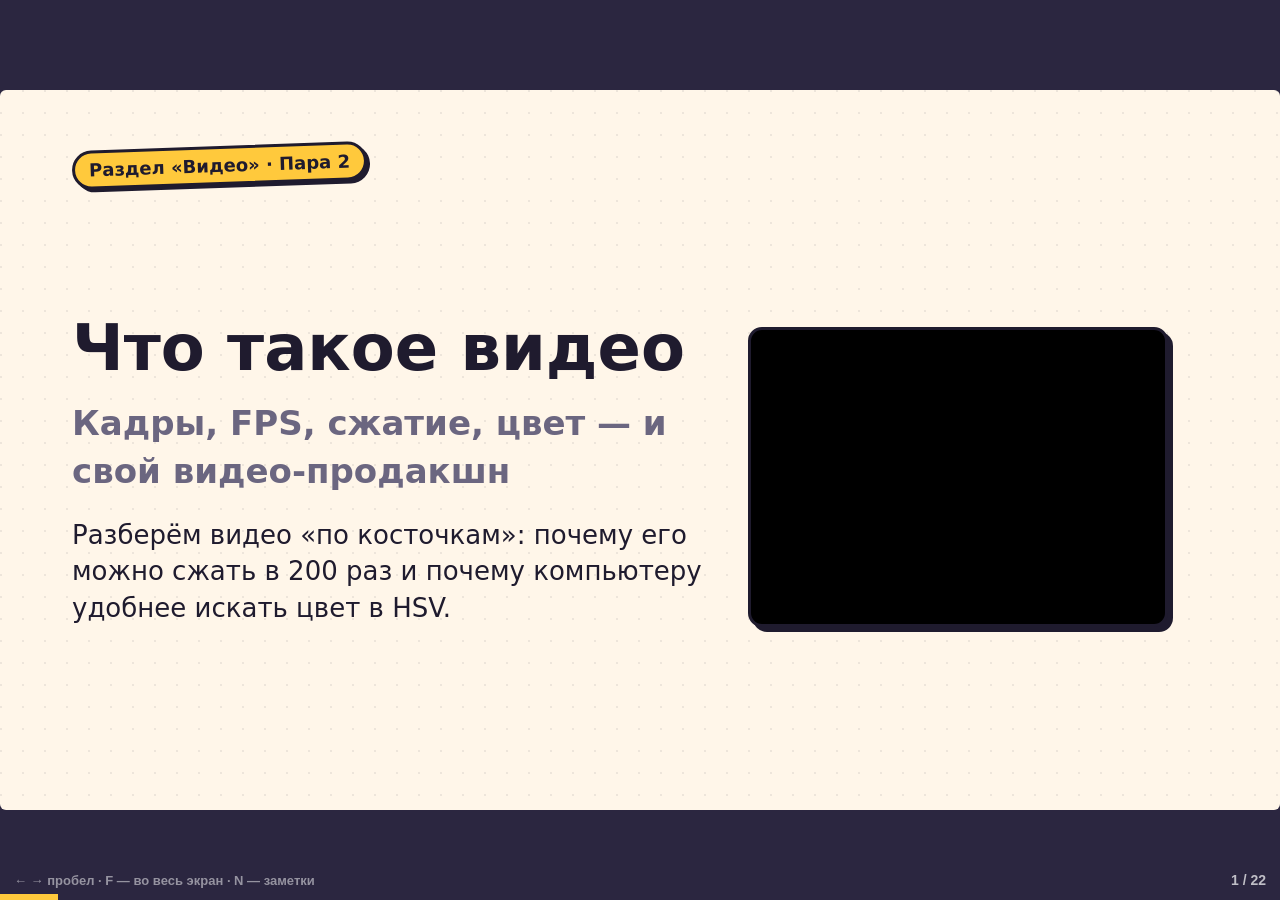
<file: 02-video-production/slides.html>
<!doctype html>
<html lang="ru">
<head>
<meta charset="utf-8">
<meta name="viewport" content="width=device-width, initial-scale=1">
<title>Пара 2 · Что такое видео</title>
<link rel="stylesheet" href="../shared/slides.css">
<style>
  .flow { display: flex; align-items: center; gap: 12px; justify-content: center; margin: 10px 0 22px; flex-wrap: wrap; }
  .flow .box { border: 3px solid var(--ink); border-radius: 16px; padding: 12px 16px; background: #fff; box-shadow: var(--sh); font-weight: 900; font-size: 20px; text-align: center; min-width: 150px; }
  .flow .box small { display: block; font-weight: 600; color: var(--muted); font-size: 15px; font-family: var(--mono); }
  .flow .arr { font-size: 30px; font-weight: 900; }
  table.t { border-collapse: collapse; font-size: 22px; width: 100%; background: #fff; border: 3px solid var(--ink); border-radius: 14px; overflow: hidden; box-shadow: var(--sh); }
  table.t th, table.t td { padding: 9px 14px; border-bottom: 2px solid var(--soft); text-align: left; }
  table.t th { background: #fff3c4; }
  .shape { font-family: var(--mono); font-size: 36px; font-weight: 900; }
  .shape span { padding: 0 6px; border-radius: 6px; }
  .budget { position: relative; height: 64px; border: 3px solid var(--ink); border-radius: 14px; background: #fff; display: flex; }
  .budget .seg { height: 100%; border-right: 3px solid var(--ink); display: grid; place-items: center; font-weight: 800; font-size: 15px; overflow: hidden; white-space: nowrap; transition: width 0.3s; }
  .budget .line { position: absolute; top: -14px; bottom: -14px; width: 4px; background: var(--bad); }
  .budget .line::after { content: attr(data-t); position: absolute; top: -26px; left: -40px; width: 84px; text-align: center; font-weight: 900; color: var(--bad); font-size: 16px; }
  .toggles { display: grid; grid-template-columns: 1fr 1fr; gap: 10px; margin-top: 26px; }
  .toggles .btn { justify-content: space-between; }
  select { padding: 8px 10px; border: 3px solid var(--ink); border-radius: 10px; font-weight: 700; font-size: 18px; background: #fff; }
  .result-big { font-size: 60px; font-weight: 900; line-height: 1; }
  .sw { width: 180px; height: 180px; border: 3px solid var(--ink); border-radius: 18px; box-shadow: var(--sh); }
  .vals { font-family: var(--mono); font-size: 24px; font-weight: 800; line-height: 1.6; }
  .chg { color: var(--bad); } .same { color: var(--ok); }
  .cards3 { display: grid; grid-template-columns: repeat(3, 1fr); gap: 20px; }
  .ico { font-size: 48px; }
  .formula { font-family: var(--mono); font-size: 28px; font-weight: 900; background: #fff; border: 3px solid var(--ink); border-radius: 14px; padding: 12px 18px; box-shadow: var(--sh); text-align: center; }
</style>
</head>
<body>
<div id="deck">

<!-- 1 -->
<section class="slide" data-demo="title">
  <span class="kicker">Раздел «Видео» · Пара 2</span>
  <div class="cols wide-left grow" style="align-items:center">
    <div>
      <h1>Что такое видео</h1>
      <p class="big muted">Кадры, FPS, сжатие, цвет — и свой видео-продакшн</p>
      <p style="margin-top:22px">Разберём видео «по косточкам»: почему его можно сжать в 200 раз и почему компьютеру удобнее искать цвет в HSV.</p>
    </div>
    <div class="frame-box float" style="width:420px;height:300px"><canvas id="t-cv" width="420" height="300"></canvas></div>
  </div>
  <aside class="notes">Связка с прошлым: «Изображения мы уже умеем обрабатывать. Видео — это много изображений. Новое только одно — время».</aside>
</section>

<!-- 2 -->
<section class="slide" data-demo="three">
  <span class="kicker">Крючок</span>
  <h2>Что это?</h2>
  <div class="row" style="justify-content:center;gap:18px">
    <div class="frame-box"><canvas class="th" width="330" height="200"></canvas></div>
    <div class="frame-box"><canvas class="th" width="330" height="200"></canvas></div>
    <div class="frame-box"><canvas class="th" width="330" height="200"></canvas></div>
  </div>
  <p class="big center" style="margin-top:26px">Сколько отдельных картинок в <b>одной минуте</b> фильма?</p>
  <div class="step card y center" style="align-self:center"><p style="margin:0"><b>24 × 60 = 1440</b> картинок. Фильм на 2 часа — больше <b>170 тысяч</b>.</p></div>
  <aside class="notes"><b>5 мин.</b> Спросите «что это?» — скажут «мяч летит». Мы видим движение, хотя на экране три неподвижные картинки: мозг достраивает движение. Потом вопрос про минуту фильма: пусть каждый напишет число.</aside>
</section>

<!-- 3 -->
<section class="slide">
  <span class="kicker">Блок 1 · Кадр и видео</span>
  <h2>Видео — это стопка кадров</h2>
  <div class="cols">
    <div>
      <p>Кадр — таблица чисел <b>высота × ширина × 3</b>. Видео — стопка таких таблиц:</p>
      <div class="shape" style="margin:14px 0">(<span style="background:#ffe08a">T</span>, <span style="background:#ffd0d0">H</span>, <span style="background:#d6e6ff">W</span>, <span style="background:#d9f5e5">C</span>)</div>
      <p>кадры × высота × ширина × каналы</p>
      <div class="step card p"><p style="margin:0">10 секунд Full HD на 30 FPS:<br><code style="font-size:26px">(300, 1080, 1920, 3)</code></p></div>
    </div>
    <div>
      <div class="card r"><p style="margin:0"><b>Ловушка:</b> говорят «1920 на 1080» — ширина первой. А в numpy <b>сначала высота</b>: <code>(1080, 1920, 3)</code>.</p></div>
    </div>
  </div>
  <aside class="notes"><b>3 мин.</b> Нарисуйте на доске стопку листов со стрелкой «время».</aside>
</section>

<!-- 4 -->
<section class="slide" data-demo="flipbook">
  <span class="kicker">FPS — кадры в секунду</span>
  <h2>Кадры не знают своего времени</h2>
  <div class="cols wide-left">
    <div>
      <div class="frame-box" style="width:560px;height:240px"><canvas id="fb-cv" width="560" height="240"></canvas></div>
      <label class="ctl" style="margin-top:12px">FPS: <b id="fb-v">10</b><input type="range" id="fb-r" min="1" max="60" value="10"></label>
    </div>
    <div>
      <p>время кадра <code>i</code> = <code>i / FPS</code><br>длительность = <code>кадров / FPS</code></p>
      <table class="t" style="font-size:17px"><tr><th>FPS</th><th>Где</th></tr><tr><td>24</td><td>кино</td></tr><tr><td>25</td><td>ТВ (PAL)</td></tr><tr><td>30</td><td>камеры, YouTube</td></tr><tr><td>60</td><td>игры, спорт</td></tr><tr><td>120–240</td><td>slow motion</td></tr></table>
    </div>
  </div>
  <div class="step card y" style="margin-top:14px"><p style="margin:0">60 кадров сохранили с FPS 30 и с FPS 10. Что изменится? → кадры те же, но <b>2 с против 6 с</b>: второе видео в 3 раза медленнее.</p></div>
  <aside class="notes"><b>4 мин.</b> Slow motion: снимаем на 240, показываем на 30 — секунда растягивается на 8. Типичная ошибка: выкинули каждый второй кадр и сохранили с тем же FPS — видео стало в 2 раза короче и быстрее. Телефоны пишут с переменным FPS, OpenCV показывает среднее.</aside>
</section>

<!-- 5 -->
<section class="slide" data-demo="budget">
  <span class="kicker">Сколько у нас есть времени?</span>
  <h2>Бюджет кадра: 1000 / FPS мс</h2>
  <p>30 FPS → <b>33 мс</b> на кадр, 60 FPS → <b>16 мс</b>. Не успели — кадры копятся, картинка отстаёт от реальности.</p>
  <div style="margin-top:36px"><div class="budget" id="bg-bar"><div class="line" id="bg-line" data-t="33 мс"></div></div></div>
  <div class="toggles" id="bg-tg"></div>
  <p class="big" style="margin-top:20px">Реальная скорость: <span id="bg-fps"></span></p>
  <aside class="notes"><b>2 мин.</b> Беспилотник, который видит дорогу с опозданием в секунду, опасен. Поэтому в видео-ML всегда считают не только точность, но и время на кадр.<br>→ <b>Ноутбук, части 1–2</b> (10 мин): кадр как массив, первое видео, эксперимент с FPS.</aside>
</section>

<!-- 6 -->
<section class="slide" data-demo="size">
  <span class="kicker">Блок 2 · Размер и сжатие</span>
  <h2>Посчитаем вместе</h2>
  <div class="cols">
    <div>
      <div class="row" style="flex-wrap:wrap;gap:12px">
        <select id="sz-res"><option value="640x480">640×480</option><option value="1280x720">1280×720</option><option value="1920x1080" selected>1920×1080</option><option value="3840x2160">3840×2160 (4K)</option></select>
        <select id="sz-fps"><option>24</option><option selected>30</option><option>60</option></select>
        <select id="sz-sec"><option value="1">1 секунда</option><option value="60" selected>1 минута</option><option value="7200">2 часа</option></select>
      </div>
      <p class="muted" style="margin-top:14px;font-family:var(--mono);font-size:20px" id="sz-formula"></p>
      <div class="result-big" id="sz-out"></div>
    </div>
    <div>
      <div class="card"><p style="margin:0">Кадр Full HD ≈ <b>6 МБ</b> · секунда ≈ <b>187 МБ</b><br>минута ≈ <b>11 ГБ</b> · фильм ≈ <b>1,3 ТБ</b></p></div>
      <div class="step card y" style="margin-top:14px"><p style="margin:0">YouTube — меньше <b>1 МБ в секунду</b>. Сжатие ~в <b>200 раз</b>. Как?</p></div>
    </div>
  </div>
  <aside class="notes"><b>3 мин.</b> Пусть посчитают на калькуляторе: 1920 × 1080 × 3 = 6 220 800 байт.</aside>
</section>

<!-- 7 -->
<section class="slide" data-demo="diff">
  <span class="kicker">Почему видео сжимается</span>
  <h2>Соседние кадры почти одинаковые</h2>
  <div class="row" style="justify-content:center;gap:16px">
    <div class="center"><div class="frame-box"><canvas id="df-a" width="320" height="210"></canvas></div><p style="margin-top:6px">кадр t</p></div>
    <div style="font-size:50px;font-weight:900">−</div>
    <div class="center"><div class="frame-box"><canvas id="df-b" width="320" height="210"></canvas></div><p style="margin-top:6px">кадр t+1</p></div>
    <div style="font-size:50px;font-weight:900">=</div>
    <div class="center"><div class="frame-box"><canvas id="df-c" width="320" height="210"></canvas></div><p style="margin-top:6px">разница</p></div>
  </div>
  <div class="cols" style="margin-top:8px">
    <div class="card g"><p style="margin:0;font-size:22px"><b>I-кадр</b> хранится целиком, как JPEG. <b>P и B-кадры</b> — только «что сдвинулось и куда».</p></div>
    <div class="step card r"><p style="margin:0;font-size:22px">Перемотка «прыгает» к ключевым кадрам. Повреждён ключевой кадр — «каша» из пикселей (datamoshing).</p></div>
  </div>
  <aside class="notes"><b>3 мин.</b> Аналогия: вместо того чтобы переписывать весь текст, пишем «то же самое, но на третьей строке вместо слова А слово Б».</aside>
</section>

<!-- 8 -->
<section class="slide" data-demo="noise">
  <span class="kicker">Вопрос группе</span>
  <h2>Какое видео сожмётся хуже всего?</h2>
  <div class="row" style="justify-content:center;gap:30px">
    <div class="center"><div class="frame-box"><canvas id="nz-a" width="380" height="250"></canvas></div><p style="margin-top:8px">мяч на ровном фоне</p></div>
    <div class="center"><div class="frame-box"><canvas id="nz-b" width="380" height="250"></canvas></div><p style="margin-top:8px">белый шум</p></div>
  </div>
  <div class="step card y center" style="align-self:center;margin-top:14px"><p style="margin:0">Шум: каждый кадр не похож на прошлый — кодеку нечего переиспользовать. В жизни так ведут себя <b>вода, листва, конфетти, снег</b>.</p></div>
  <aside class="notes"><b>2 мин.</b> В ноутбуке (часть 3) студенты проверят: шум сжимается в разы хуже мяча.</aside>
</section>

<!-- 9 -->
<section class="slide">
  <span class="kicker">Путают постоянно</span>
  <h2>Кодек и контейнер — разные вещи</h2>
  <div class="cols">
    <div class="card b"><div class="ico">📦</div><h3>Контейнер</h3><p style="font-size:22px">Коробка, расширение файла: <code>.mp4</code> <code>.avi</code> <code>.mkv</code> <code>.webm</code>. Внутри — видео, звук, субтитры, FPS.</p></div>
    <div class="card g"><div class="ico">✉️</div><h3>Кодек</h3><p style="font-size:22px">Язык письма в коробке — способ сжатия: H.264, H.265, VP9, AV1, MJPEG.</p></div>
  </div>
  <pre class="py sm" style="margin-top:18px">
cv2.VideoWriter_fourcc(*"MJPG")   # каждый кадр отдельно, как JPEG — файл большой
cv2.VideoWriter_fourcc(*"mp4v")   # хранит разницу между кадрами — файл маленький
  </pre>
  <aside class="notes"><b>2 мин.</b> Плеер может открыть коробку, но не знать языка — тогда звук есть, а картинки нет.</aside>
</section>

<!-- 10 -->
<section class="slide">
  <span class="kicker">Связь с ML</span>
  <h2>Больше — лучше?</h2>
  <div class="cols">
    <div class="card r"><h3>Сжатие портит данные</h3><p style="font-size:22px">Квадратики и размытые края. Модель, обученная на чистых видео, хуже работает на записях камер наблюдения. Поэтому в датасеты добавляют «испорченные» примеры.</p></div>
    <div class="card y"><h3>4K = в 4 раза больше работы</h3><p style="font-size:22px">Почти все модели уменьшают кадр до <b>224×224</b>, <b>320×320</b> или <b>640×640</b> и берут <b>8–16 кадров</b> из клипа. Компромисс: скорость против мелких деталей.</p></div>
  </div>
  <aside class="notes"><b>2 мин.</b> Вопрос «насколько уменьшить» — компромисс между скоростью и тем, разглядит ли модель мелкие объекты.<br>→ <b>Ноутбук, часть 3</b> (5 мин): сколько весит видео, шум против мяча.</aside>
</section>

<!-- 11 -->
<section class="slide">
  <span class="kicker">Блок 3 · Как OpenCV читает видео</span>
  <h2>Цикл, который будет во всех темах</h2>
  <div class="flow">
    <div class="box">Открыть<small>VideoCapture</small></div><span class="arr">→</span>
    <div class="box">Прочитать кадр<small>cap.read()</small></div><span class="arr">→</span>
    <div class="box">Обработать<small>ваш код</small></div><span class="arr">→</span>
    <div class="box">Записать<small>VideoWriter</small></div><span class="arr">↺</span>
  </div>
  <div class="cols">
    <div class="card"><p style="margin:0;font-size:22px">Источник: файл <code>"video.mp4"</code>, камера <code>0</code> или поток <code>rtsp://…</code> у камер наблюдения. Код обработки одинаковый.</p></div>
    <div class="card y"><p style="margin:0;font-size:22px"><code>ok, frame = cap.read()</code>: в конце видео <code>ok</code> станет <code>False</code>. Каналы — <b>BGR</b>, для matplotlib переводим в RGB.</p></div>
  </div>
  <aside class="notes"><b>2 мин.</b> В Colab нет камеры и окна: веб-камера пишется через браузер (кнопка в ноутбуке), видео можно загрузить файлом, есть демо. Для клавиш c и l, как в LXP, — скрипт video_production_local.py на компьютере колледжа.</aside>
</section>

<!-- 12 -->
<section class="slide" data-demo="shadow">
  <span class="kicker">Видео-продакшн</span>
  <h2>Зачем текст рисуют дважды</h2>
  <div class="cols">
    <div>
      <div class="frame-box" style="width:540px;height:300px"><canvas id="sh-cv" width="540" height="300"></canvas></div>
      <label class="ctl" style="margin-top:10px">Сдвиг тени: <b id="sh-v">2</b> px<input type="range" id="sh-r" min="0" max="6" value="2"></label>
    </div>
    <div>
      <p>Белый текст пропадает на светлом фоне, чёрный — на тёмном. <b>Тень</b> — тот же текст тёмным цветом со сдвигом на 1–2 пикселя. Так сделаны субтитры в кино.</p>
      <div class="card r"><p style="margin:0;font-size:21px">Шрифты OpenCV <code>FONT_HERSHEY_*</code> не знают кириллицу. Русский текст — через PIL (функция есть в ноутбуке).</p></div>
    </div>
  </div>
  <aside class="notes"><b>2 мин.</b> Подвигайте ползунок: при 0 текст теряется на светлом небе, при 2 — читается везде.</aside>
</section>

<!-- 13 -->
<section class="slide" data-demo="alpha">
  <span class="kicker">Логотип с прозрачностью</span>
  <h2>Смешиваем логотип и кадр</h2>
  <div class="cols">
    <div>
      <div class="frame-box" style="width:540px;height:300px"><canvas id="al-cv" width="540" height="300"></canvas></div>
      <label class="ctl" style="margin-top:10px">α = <b id="al-v">1.0</b><input type="range" id="al-r" min="0" max="100" value="100"></label>
    </div>
    <div>
      <div class="formula">результат = α·логотип + (1 − α)·кадр</div>
      <p style="margin-top:16px">α = 1 — логотип, α = 0 — кадр, 0.5 — полупрозрачно. Анимация — это α или позиция, которые меняются со временем <code>t = i / FPS</code>.</p>
      <div class="card y"><p style="margin:0;font-size:21px"><b>Монтажный план вместо клавиш:</b> в Colab нет нажатий, поэтому «подпись с 1-й секунды, логотип с 2-й». Логика та же, что у переключателя.</p></div>
    </div>
  </div>
  <aside class="notes"><b>2 мин.</b> У логотипа есть четвёртый канал — альфа. Формула применяется к каждому пикселю.<br>→ <b>Ноутбук, части 4–5</b> (15 мин): своё видео, подпись с тенью, логотип. Это КТ.</aside>
</section>

<!-- 14 -->
<section class="slide" data-demo="rgb">
  <span class="kicker">Блок 4 · Цвет</span>
  <h2>Проблема RGB: цвет и яркость перемешаны</h2>
  <div class="cols">
    <div class="row" style="align-items:flex-start">
      <div class="sw" id="rg-sw"></div>
      <div style="flex:1">
        <label class="ctl">Свет: <b id="rg-lv">100%</b><input type="range" id="rg-r" min="20" max="100" value="100"></label>
        <div class="vals" id="rg-vals"></div>
      </div>
    </div>
    <div>
      <p>Красный мяч на солнце: BGR = (40, 40, 220). Набежало облако — свет вдвое слабее.</p>
      <div class="step card r"><p style="margin:0">Стало ≈ (20, 20, 110): <b>изменились все три числа</b>. Правило «R больше 180» потеряет мяч в тени.</p></div>
      <div class="step card g" style="margin-top:12px"><p style="margin:0">А мяч остался красным. Нужна модель, где «какой цвет» и «насколько светло» — разные числа.</p></div>
    </div>
  </div>
  <aside class="notes"><b>3 мин.</b> Спросите про облако до того, как двигать ползунок.</aside>
</section>

<!-- 15 -->
<section class="slide" data-demo="wheel">
  <span class="kicker">HSV</span>
  <h2>Оттенок отдельно от яркости</h2>
  <div class="cols">
    <canvas id="wh-cv" width="360" height="360" style="cursor:crosshair"></canvas>
    <div>
      <p><span class="tag" style="background:#ffe08a">H</span> оттенок — где на круге <span class="tag" style="background:#d9f5e5">S</span> насыщенность <span class="tag" style="background:#d6e6ff">V</span> яркость</p>
      <div class="card" style="margin:10px 0"><div class="vals" id="wh-out">Наведите на круг</div></div>
      <ul style="font-size:21px">
        <li>H в OpenCV — <b>0–179</b> (градусы ÷ 2, чтобы влезть в байт)</li>
        <li>Красный на обоих концах круга → <b>два диапазона</b></li>
        <li>У серого и тёмного нет оттенка → в маску добавляют мин. S и V</li>
      </ul>
    </div>
  </div>
  <aside class="notes"><b>3 мин.</b> Облако меняет в основном V, H почти не меняется. Зелёный 120° → в OpenCV 60.</aside>
</section>

<!-- 16 -->
<section class="slide">
  <span class="kicker">YUV</span>
  <h2>Как цвет хранится в самом видео</h2>
  <div class="cols">
    <div>
      <p>Глаз сильнее замечает <b>яркость</b>, чем цвет. Кадр переводят в YUV: <b>Y</b> — яркость, <b>U, V</b> — цветовые добавки.</p>
      <p>Яркость хранят полностью, а цвет — в половинном разрешении (<b>4:2:0</b>). Цветовых данных в 4 раза меньше, глаз почти не видит разницы.</p>
    </div>
    <div>
      <div class="formula">Y = 0.299·R + 0.587·G + 0.114·B</div>
      <p style="margin-top:14px">Зелёный весит больше всех — к нему глаз чувствительнее всего. Это и есть перевод в серый.</p>
      <div class="card p"><p style="margin:0;font-size:21px">Дальше: в раскрашивании ч/б кино модель Lab — сеть получает яркость и угадывает цвет.</p></div>
    </div>
  </div>
  <aside class="notes"><b>2 мин.</b> Почти всё видео на телефоне и YouTube хранится в YUV 4:2:0.</aside>
</section>

<!-- 17 -->
<section class="slide">
  <span class="kicker">Связь с реальным миром</span>
  <h2>Маска по цвету: где работает и где нет</h2>
  <div class="cards3">
    <div class="card g"><div class="ico">🎬</div><h3>Хромакей</h3><p style="font-size:21px">Зелёный экран в кино и у стримеров — это маска по H.</p></div>
    <div class="card y"><div class="ico">🍎</div><h3>Конвейер</h3><p style="font-size:21px">Сортировка фруктов и деталей по цвету.</p></div>
    <div class="card r"><div class="ico">👕</div><h3>Ограничение</h3><p style="font-size:21px">Маска находит <b>пиксели</b>, а не <b>предметы</b>: зелёный мяч и зелёная футболка для неё одинаковы.</p></div>
  </div>
  <aside class="notes"><b>1 мин.</b> Это мост к следующим темам: детекция объектов без нейросетей, а затем с нейросетями. «Зачем HSV, если есть нейросети?» — маска работает за доли миллисекунды без обучения.<br>→ <b>Ноутбук, часть 6</b> (8 мин): каналы, «облако», маска по цвету.</aside>
</section>

<!-- 18 -->
<section class="slide">
  <span class="kicker">Блок 5 · Видео в PyTorch</span>
  <h2>Видео — это тензор (T, C, H, W)</h2>
  <pre class="py sm">
x = np.stack(frames)               # (T, H, W, 3), uint8, 0–255
x = torch.from_numpy(x)
x = x.permute(0, 3, 1, 2)          # (T, 3, H, W): каналы вперёд #!
x = x.float() / 255                # значения 0–1
x = x[:, [2, 1, 0]]                # BGR → RGB
  </pre>
  <div class="cols" style="margin-top:16px">
    <div class="card y"><p style="margin:0;font-size:21px"><code>float32</code> — 4 байта на число, <code>uint8</code> — 1. Тензор в 4 раза больше: 10 с Full HD ≈ <b>7,5 ГБ</b>.</p></div>
    <div class="card"><p style="margin:0;font-size:21px">Несколько видео для 3D-сетей: <code>(B, C, T, H, W)</code>.</p></div>
  </div>
  <aside class="notes"><b>2 мин.</b> Ещё одна причина уменьшать кадры.</aside>
</section>

<!-- 19 -->
<section class="slide">
  <span class="kicker">Одна операция — все кадры</span>
  <h2>Что сделаем в ноутбуке</h2>
  <div class="cols">
    <ol style="font-size:23px;line-height:1.5;margin:0;padding-left:28px">
      <li><b>Серый</b> для всех кадров — одной строкой</li>
      <li><b>Детектор движения</b>: <code>|кадр[t+1] − кадр[t]|</code></li>
      <li><b>Ложная тревога</b> от облака: свет поменял все пиксели</li>
      <li><b>Фон из медианы</b> по времени — люди исчезают</li>
      <li><b>Свёртка Собеля</b> на все кадры через <code>F.conv2d</code></li>
    </ol>
    <div>
      <div class="card p"><p style="margin:0;font-size:21px">Нейросеть на видео делает ровно это, только веса фильтров не задаются руками, а <b>подбираются при обучении</b>.</p></div>
      <div class="card r" style="margin-top:14px"><p style="margin:0;font-size:21px">Честно: на процессоре простой фильтр в OpenCV часто <b>быстрее</b> PyTorch. PyTorch выигрывает на видеокарте и в нейросетях.</p></div>
    </div>
  </div>
  <aside class="notes"><b>2 мин.</b> Медиана — так убирают туристов со снимков достопримечательностей. Уличные камеры ночью «видят движение» от фар и теней.<br>→ <b>Ноутбук, часть 7</b> (5 мин). Отстаём — переносим её в начало следующей пары.</aside>
</section>

<!-- 20 -->
<section class="slide">
  <span class="kicker">Итог</span>
  <h2>Два подхода в видео-ML</h2>
  <div class="cols">
    <div class="card b"><h3>Покадровый</h3><p style="font-size:22px">Модель для картинок на каждом кадре. Просто: лица, объекты, сегментация. Минус: модель не помнит прошлый кадр, рамки «дрожат».</p></div>
    <div class="card g"><h3>Временной</h3><p style="font-size:22px">Модель видит несколько кадров сразу (3D-свёртки, видео-трансформеры). Нужен, когда смысл в движении: «падает», «гол», «жест».</p></div>
  </div>
  <p class="big center" style="margin-top:20px">Один кадр не отличит «садится» от «встаёт».</p>
  <aside class="notes">В этом разделе мы идём от первого подхода ко второму.</aside>
</section>

<!-- 21 -->
<section class="slide">
  <span class="kicker">КТ · 2 балла LXP</span>
  <h2>Что сдаём</h2>
  <table class="t">
    <tr><th>Задание LXP</th><th>Что показать</th><th>Балл</th></tr>
    <tr><td><b>«Свой видео-продакшн»</b></td><td>Видео со своей подписью и логотипом (усложнение — анимированный). Появление по монтажному плану или по клавишам в локальном скрипте</td><td>1</td></tr>
    <tr><td><b>«Время с тенью»</b></td><td>Время на видео с тенью, шрифт и цвета — свои, не как в примере</td><td>1</td></tr>
  </table>
  <div class="cols" style="margin-top:20px">
    <div class="card y"><p style="margin:0;font-size:21px">Файл <code>results/my_production.mp4</code> (часть 5 ноутбука) + ответы в ячейках «Мой ответ».</p></div>
    <div class="card"><p style="margin:0;font-size:21px">Клавиши <code>c</code>, <code>l</code>, <code>t</code>, <code>r</code> вживую — скрипт <code>video_production_local.py</code> на компьютере.</p></div>
  </div>
  <aside class="notes">Ответы «что я предсказал / что получилось / почему» баллов не дают, но по ним видно, кто понял, а кто нажал «запустить всё».</aside>
</section>

<!-- 22 -->
<section class="slide center" style="justify-content:center;align-items:center">
  <div class="huge pop">Практика и квиз 🎯</div>
  <p class="big" style="margin-top:24px">Ноутбук: <a data-site="02-video-production/lesson.ipynb" target="_blank">открыть в Colab</a></p>
  <p class="big">Квиз: <a data-site="quiz" target="_blank" style="font-family:var(--mono)">сайт квиза</a> → код с экрана</p>
  <aside class="notes">Квиз в списке ведущего — «Пара 2. Что такое видео».</aside>
</section>

</div>
<script src="../shared/slides.js"></script>
<script>
'use strict';
const INK = '#1F1B2E';
function ballPos(t, w, h) {
  const u = (t % 3) / 3;
  return { x: w * 0.15 + w * 0.7 * (u < 0.5 ? u * 2 : 2 - u * 2), y: h * 0.72 - Math.abs(Math.sin(t * Math.PI * 1.3)) * h * 0.45, r: h * 0.09 };
}
function scene(ctx, w, h, t) {
  const g = ctx.createLinearGradient(0, 0, 0, h);
  g.addColorStop(0, '#9fd3ff'); g.addColorStop(1, '#e8f6ff');
  ctx.fillStyle = g; ctx.fillRect(0, 0, w, h);
  ctx.fillStyle = '#FFC93C'; ctx.beginPath(); ctx.arc(w * 0.85, h * 0.2, h * 0.09, 0, 7); ctx.fill();
  ctx.fillStyle = '#3DC47E'; ctx.beginPath(); ctx.ellipse(w * 0.25, h, w * 0.45, h * 0.35, 0, 0, 7); ctx.fill();
  ctx.fillStyle = '#FF8FB1'; ctx.fillRect(w * 0.08, h * 0.55, w * 0.16, h * 0.22);
  const p = ballPos(t, w, h);
  ctx.fillStyle = '#FF6B6B'; ctx.strokeStyle = INK; ctx.lineWidth = 3;
  ctx.beginPath(); ctx.arc(p.x, p.y, p.r, 0, 7); ctx.fill(); ctx.stroke();
}
function hsv(r, g, b) {
  const mx = Math.max(r, g, b), mn = Math.min(r, g, b), d = mx - mn;
  let h = 0;
  if (d) { if (mx === r) h = 60 * (((g - b) / d) % 6); else if (mx === g) h = 60 * ((b - r) / d + 2); else h = 60 * ((r - g) / d + 4); }
  if (h < 0) h += 360;
  return [Math.round(h / 2), mx ? Math.round(d / mx * 255) : 0, mx];
}
function hsvToRgb(h2, s, v) {
  const h = h2 * 2, S = s / 255, V = v / 255, c = V * S, x = c * (1 - Math.abs((h / 60) % 2 - 1)), m = V - c;
  const [r, g, b] = h < 60 ? [c, x, 0] : h < 120 ? [x, c, 0] : h < 180 ? [0, c, x] : h < 240 ? [0, x, c] : h < 300 ? [x, 0, c] : [c, 0, x];
  return [(r + m) * 255, (g + m) * 255, (b + m) * 255].map(Math.round);
}

Deck.demos.title = () => { const c = document.getElementById('t-cv'), x = c.getContext('2d'); return Deck.loop(t => scene(x, 420, 300, t / 1000)); };

Deck.demos.three = slide => {
  slide.querySelectorAll('canvas.th').forEach((c, i) => scene(c.getContext('2d'), 330, 200, 0.12 + i * 0.5));
};

Deck.demos.flipbook = () => {
  const c = document.getElementById('fb-cv'), ctx = c.getContext('2d'), r = document.getElementById('fb-r'), v = document.getElementById('fb-v');
  r.oninput = () => (v.textContent = r.value);
  return Deck.loop(now => {
    const fps = +r.value, frame = Math.floor(now / 1000 * fps);
    scene(ctx, 560, 240, frame / fps);
    ctx.fillStyle = 'rgba(31,27,46,0.8)'; ctx.fillRect(10, 10, 260, 34);
    ctx.fillStyle = '#fff'; ctx.font = 'bold 18px Consolas'; ctx.fillText(`кадр ${frame % 1000} · t = ${(frame / fps % 100).toFixed(2)} с`, 20, 33);
  });
};

Deck.demos.budget = () => {
  const steps = [
    { n: 'Прочитать кадр', ms: 4, c: '#A0E7FF', on: true }, { n: 'Подпись и логотип', ms: 3, c: '#d9f5e5', on: true },
    { n: 'Маска HSV', ms: 3, c: '#FFC93C', on: false }, { n: 'Детектор движения', ms: 5, c: '#FF8FB1', on: false },
    { n: 'Нейросеть на процессоре', ms: 60, c: '#FF6B6B', on: false }, { n: 'Записать кадр', ms: 4, c: '#ece9ff', on: true },
  ];
  const bar = document.getElementById('bg-bar'), tg = document.getElementById('bg-tg'), line = document.getElementById('bg-line'), scale = 1136 / 100;
  line.style.left = (1000 / 30) * scale + 'px';
  tg.innerHTML = steps.map((s, i) => `<button class="btn ${s.on ? 'on' : ''}" data-i="${i}"><span>${s.n}</span><b>${s.ms} мс</b></button>`).join('');
  function upd() {
    bar.querySelectorAll('.seg').forEach(x => x.remove());
    let sum = 0;
    steps.forEach(s => { if (!s.on) return; const seg = document.createElement('div'); seg.className = 'seg'; seg.style.width = Math.min(s.ms, Math.max(0, 100 - sum)) * scale + 'px'; seg.style.background = s.c; seg.textContent = s.ms >= 6 ? s.n : ''; bar.insertBefore(seg, line); sum += s.ms; });
    document.getElementById('bg-fps').innerHTML = `<b style="color:${sum > 33.4 ? 'var(--bad)' : 'var(--ok)'}">${sum} мс → ${Math.min(30, 1000 / sum).toFixed(0)} FPS</b>${sum > 33.4 ? ' — отстаём 🐢' : ' — успеваем ✅'}`;
  }
  tg.onclick = e => { const b = e.target.closest('[data-i]'); if (!b) return; const s = steps[+b.dataset.i]; s.on = !s.on; b.classList.toggle('on', s.on); upd(); };
  upd();
};

Deck.demos.size = () => {
  const res = document.getElementById('sz-res'), fps = document.getElementById('sz-fps'), sec = document.getElementById('sz-sec');
  function upd() {
    const [w, h] = res.value.split('x').map(Number), f = +fps.value, s = +sec.value, bytes = w * h * 3 * f * s;
    document.getElementById('sz-formula').textContent = `${w} × ${h} × 3 × ${f} × ${s}`;
    const tb = bytes / 1024 ** 4, gb = bytes / 1024 ** 3;
    document.getElementById('sz-out').textContent = tb >= 1 ? tb.toFixed(1).replace('.', ',') + ' ТБ' : gb >= 1 ? gb.toFixed(1).replace('.', ',') + ' ГБ' : Math.round(bytes / 1024 ** 2) + ' МБ';
  }
  [res, fps, sec].forEach(el => (el.onchange = upd)); upd();
};

Deck.demos.diff = () => {
  const a = document.getElementById('df-a').getContext('2d', { willReadFrequently: true }), b = document.getElementById('df-b').getContext('2d', { willReadFrequently: true }), c = document.getElementById('df-c').getContext('2d');
  const W = 320, H = 210;
  return Deck.loop(now => {
    const t = now / 1000 * 0.6;
    scene(a, W, H, t); scene(b, W, H, t + 1 / 12);
    const da = a.getImageData(0, 0, W, H).data, db = b.getImageData(0, 0, W, H).data, out = c.createImageData(W, H), o = out.data;
    for (let i = 0; i < o.length; i += 4) { const d = Math.min(255, (Math.abs(db[i] - da[i]) + Math.abs(db[i + 1] - da[i + 1]) + Math.abs(db[i + 2] - da[i + 2])) * 2); o[i] = o[i + 1] = o[i + 2] = d; o[i + 3] = 255; }
    c.putImageData(out, 0, 0);
  });
};

Deck.demos.noise = () => {
  const a = document.getElementById('nz-a').getContext('2d'), b = document.getElementById('nz-b').getContext('2d');
  const img = b.createImageData(380, 250);
  return Deck.loop(now => {
    a.fillStyle = '#d7dde8'; a.fillRect(0, 0, 380, 250);
    const p = ballPos(now / 1000, 380, 250); a.fillStyle = '#FF6B6B'; a.strokeStyle = INK; a.lineWidth = 3; a.beginPath(); a.arc(p.x, p.y, p.r, 0, 7); a.fill(); a.stroke();
    for (let i = 0; i < img.data.length; i += 4) { const v = Math.random() * 255; img.data[i] = img.data[i + 1] = img.data[i + 2] = v; img.data[i + 3] = 255; }
    b.putImageData(img, 0, 0);
  });
};

Deck.demos.shadow = () => {
  const c = document.getElementById('sh-cv'), ctx = c.getContext('2d'), r = document.getElementById('sh-r'), v = document.getElementById('sh-v');
  return Deck.loop(now => {
    scene(ctx, 540, 300, now / 1000);
    const s = +r.value; v.textContent = s;
    const t = new Date(now).toISOString().slice(14, 19);
    ctx.font = 'bold 44px Consolas';
    if (s) { ctx.fillStyle = '#1F1B2E'; ctx.fillText(t, 20 + s, 60 + s); }
    ctx.fillStyle = '#fff'; ctx.fillText(t, 20, 60);
    ctx.font = 'bold 30px Segoe UI';
    if (s) { ctx.fillStyle = '#1F1B2E'; ctx.fillText('Иван Иванов · ML', 20 + s, 270 + s); }
    ctx.fillStyle = '#fff'; ctx.fillText('Иван Иванов · ML', 20, 270);
  });
};

Deck.demos.alpha = () => {
  const c = document.getElementById('al-cv'), ctx = c.getContext('2d'), r = document.getElementById('al-r'), v = document.getElementById('al-v');
  return Deck.loop(now => {
    scene(ctx, 540, 300, now / 1000);
    const a = r.value / 100; v.textContent = a.toFixed(2);
    ctx.globalAlpha = a;
    ctx.fillStyle = '#E67814'; ctx.beginPath(); ctx.arc(470, 70, 50, 0, 7); ctx.fill();
    ctx.strokeStyle = '#fff'; ctx.lineWidth = 4; ctx.stroke();
    ctx.fillStyle = '#fff'; ctx.font = 'bold 34px Segoe UI'; ctx.fillText('ML', 446, 82);
    ctx.globalAlpha = 1;
  });
};

Deck.demos.rgb = () => {
  const r = document.getElementById('rg-r'), sw = document.getElementById('rg-sw'), out = document.getElementById('rg-vals');
  const base = [220, 40, 40];
  function upd() {
    const k = r.value / 100, [R, G, B] = base.map(x => Math.round(x * k)), [H, S, V] = hsv(R, G, B);
    document.getElementById('rg-lv').textContent = r.value + '%';
    sw.style.background = `rgb(${R},${G},${B})`;
    out.innerHTML = `B G R = <span class="${k < 1 ? 'chg' : ''}">${B}, ${G}, ${R}</span><br>H = <span class="same">${H}</span> &nbsp; S = ${S} &nbsp; V = <span class="${k < 1 ? 'chg' : ''}">${V}</span>`;
  }
  r.oninput = upd; upd();
};

Deck.demos.wheel = () => {
  const c = document.getElementById('wh-cv'), ctx = c.getContext('2d'), N = 360, R = 170, cx = 180, cy = 180;
  const img = ctx.createImageData(N, N);
  for (let y = 0; y < N; y++) for (let x = 0; x < N; x++) {
    const d = Math.hypot(x - cx, y - cy), i = (y * N + x) * 4;
    if (d > R) continue;
    let ang = Math.atan2(-(y - cy), x - cx) * 180 / Math.PI; if (ang < 0) ang += 360;
    const [rr, gg, bb] = hsvToRgb(ang / 2, d / R * 255, 255);
    img.data[i] = rr; img.data[i + 1] = gg; img.data[i + 2] = bb; img.data[i + 3] = 255;
  }
  ctx.putImageData(img, 0, 0);
  ctx.lineWidth = 4; ctx.strokeStyle = INK; ctx.beginPath(); ctx.arc(cx, cy, R, 0, 7); ctx.stroke();
  c.onpointermove = e => {
    const b = c.getBoundingClientRect(), x = (e.clientX - b.left) * N / b.width, y = (e.clientY - b.top) * N / b.height, d = Math.hypot(x - cx, y - cy);
    if (d > R) return;
    let ang = Math.atan2(-(y - cy), x - cx) * 180 / Math.PI; if (ang < 0) ang += 360;
    const H = Math.round(ang / 2), S = Math.round(d / R * 255), [rr, gg, bb] = hsvToRgb(H, S, 255);
    document.getElementById('wh-out').innerHTML = `<span style="display:inline-block;width:26px;height:26px;border:3px solid ${INK};border-radius:8px;vertical-align:middle;background:rgb(${rr},${gg},${bb})"></span> H = ${H} · S = ${S} · V = 255`;
  };
};
</script>
</body>
</html>
</file>
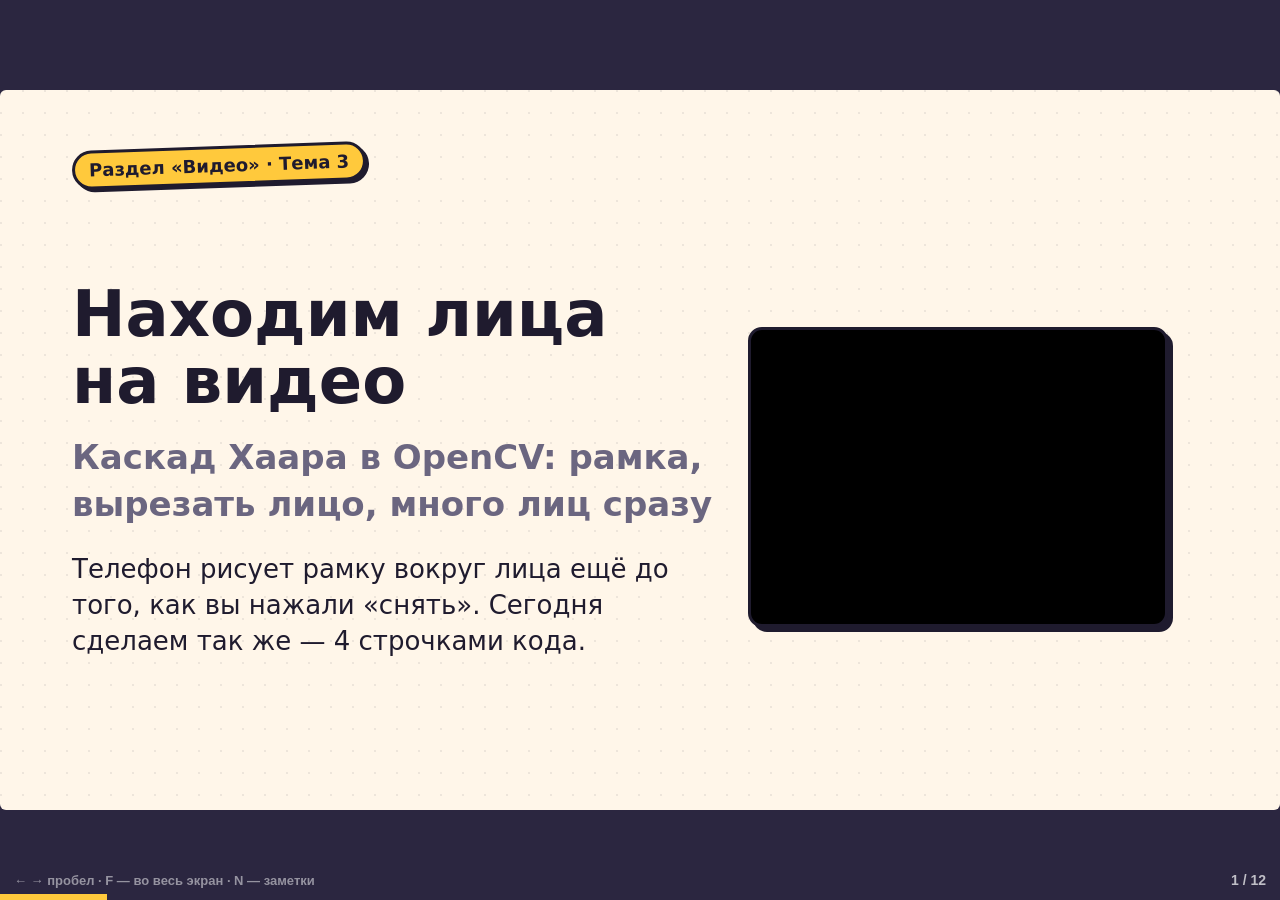
<file: 03-faces/slides.html>
<!doctype html>
<html lang="ru">
<head>
<meta charset="utf-8">
<meta name="viewport" content="width=device-width, initial-scale=1">
<title>Тема 3 · Лица на видео</title>
<link rel="stylesheet" href="../shared/slides.css">
<style>
  .flow { display: flex; align-items: center; gap: 12px; justify-content: center; margin: 10px 0 22px; flex-wrap: wrap; }
  .flow .box { border: 3px solid var(--ink); border-radius: 16px; padding: 12px 16px; background: #fff; box-shadow: var(--sh); font-weight: 900; font-size: 20px; text-align: center; min-width: 140px; }
  .flow .box small { display: block; font-weight: 600; color: var(--muted); font-size: 15px; font-family: var(--mono); }
  .flow .arr { font-size: 30px; font-weight: 900; }
  .flow .box.no { background: #ffd9d9; } .flow .box.yes { background: #dff7ea; }
  table.t { border-collapse: collapse; font-size: 22px; width: 100%; background: #fff; border: 3px solid var(--ink); border-radius: 14px; overflow: hidden; box-shadow: var(--sh); }
  table.t th, table.t td { padding: 9px 14px; border-bottom: 2px solid var(--soft); text-align: left; }
  table.t th { background: #fff3c4; }
  .cards3 { display: grid; grid-template-columns: repeat(3, 1fr); gap: 20px; }
  .ico { font-size: 48px; }
  .val { font-family: var(--mono); font-size: 26px; font-weight: 900; }
  .stage { display: inline-block; padding: 4px 12px; border: 3px solid var(--ink); border-radius: 10px; font-weight: 900; margin: 3px; background: #fff; transition: background 0.2s; }
  .stage.pass { background: #3DC47E; color: #fff; } .stage.fail { background: #FF6B6B; color: #fff; }
  .xy { font-family: var(--mono); font-size: 30px; font-weight: 900; }
</style>
</head>
<body>
<div id="deck">

<!-- 1 -->
<section class="slide" data-demo="title">
  <span class="kicker">Раздел «Видео» · Тема 3</span>
  <div class="cols wide-left grow" style="align-items:center">
    <div>
      <h1>Находим лица на видео</h1>
      <p class="big muted">Каскад Хаара в OpenCV: рамка, вырезать лицо, много лиц сразу</p>
      <p style="margin-top:22px">Телефон рисует рамку вокруг лица ещё до того, как вы нажали «снять». Сегодня сделаем так же — 4 строчками кода.</p>
    </div>
    <div class="frame-box float" style="width:420px;height:300px"><canvas id="t-cv" width="420" height="300"></canvas></div>
  </div>
  <aside class="notes">Спросите: «Где вы видели рамку вокруг лица?» — камера телефона, маски в Instagram/TikTok, турникеты, Zoom с размытием фона.</aside>
</section>

<!-- 2 -->
<section class="slide">
  <span class="kicker">Связь с темой 2</span>
  <h2>Любой детектор отвечает «где»: прямоугольник</h2>
  <div class="cols">
    <div>
      <p class="xy">(x, y, w, h)</p>
      <p><code>x, y</code> — левый верхний угол, <code>w</code> — ширина, <code>h</code> — высота. Правый нижний угол — <code>(x + w, y + h)</code>.</p>
      <div class="card y"><p style="margin:0;font-size:22px">На прошлой теме прямоугольник давала <b>маска по цвету</b>: <code>inRange</code> → <code>findContours</code> → <code>boundingRect</code>.</p></div>
    </div>
    <div>
      <div class="card r"><h3>А лицо по цвету не найти</h3><p style="font-size:22px;margin:0">Кожа бывает разной, свет меняется, а стена или рука того же цвета. Нужен не цвет, а <b>узор</b>: где темно, где светло.</p></div>
    </div>
  </div>
  <aside class="notes"><b>3 мин.</b> Мост от коробочки к лицу: результат тот же — x, y, w, h, а способ найти другой.</aside>
</section>

<!-- 3 -->
<section class="slide" data-demo="haar">
  <span class="kicker">Признаки Хаара</span>
  <h2>Глаза темнее щёк</h2>
  <div class="cols">
    <div class="frame-box" style="width:520px;height:400px"><canvas id="hr-cv" width="520" height="400" style="cursor:move"></canvas></div>
    <div>
      <p>Признак — два прямоугольника: <b>чёрный</b> и <b>белый</b>. Считаем: средняя яркость белой части минус средняя яркость чёрной.</p>
      <div class="card"><p style="margin:0">Разница: <span class="val" id="hr-v">0</span></p><p class="muted" style="margin:6px 0 0;font-size:20px" id="hr-t">Перетащите рамку на глаза</p></div>
      <p style="margin-top:14px;font-size:22px">На глазах разница большая, на стене — около нуля. Таких признаков в файле детектора <b>тысячи</b>.</p>
    </div>
  </div>
  <aside class="notes"><b>4 мин.</b> Пусть кто-то выйдет и потаскает рамку. Покажите: на лбу и на фоне разница маленькая, на полосе глаз — большая. Это и есть один «слабый» признак.</aside>
</section>

<!-- 4 -->
<section class="slide" data-demo="cascade">
  <span class="kicker">Почему «каскад»</span>
  <h2>Скользящее окно и ступени проверок</h2>
  <div class="cols">
    <div class="frame-box" style="width:520px;height:360px"><canvas id="cs-cv" width="520" height="360"></canvas></div>
    <div>
      <p>Окно ползёт по кадру, потом кадр уменьшается и окно ползёт снова — так находятся и большие, и маленькие лица.</p>
      <div id="cs-st" style="margin:10px 0"></div>
      <p style="font-size:22px">Не прошло ступень — дальше не проверяем. <b>Почти все окна отсеиваются на первой ступени</b>, поэтому детектор успевает за 33 мс на кадр.</p>
    </div>
  </div>
  <aside class="notes"><b>3 мин.</b> Сравнение: охранник сначала смотрит «человек ли это вообще», и только потом проверяет пропуск. Viola–Jones, 2001 год — первый детектор лиц, который работал в реальном времени.</aside>
</section>

<!-- 5 -->
<section class="slide">
  <span class="kicker">Код</span>
  <h2>Четыре строчки</h2>
  <pre class="py">
face_cascade = cv2.CascadeClassifier(cv2.data.haarcascades + "haarcascade_frontalface_default.xml")
gray = cv2.cvtColor(img, cv2.COLOR_BGR2GRAY)          # детектору нужна яркость, не цвет
faces = face_cascade.detectMultiScale(gray, scaleFactor=1.1, minNeighbors=5)   #!
for (x, y, w, h) in faces:                            # лиц может быть несколько
    cv2.rectangle(img, (x, y), (x + w, y + h), (0, 255, 0), 3)
  </pre>
  <div class="cols" style="margin-top:16px">
    <div class="card"><p style="margin:0;font-size:21px"><code>.xml</code> — уже обученный детектор. Он ставится вместе с OpenCV 4 (в OpenCV 5 его убрали — ноутбук сам поставит версию 4).</p></div>
    <div class="card y"><p style="margin:0;font-size:21px"><code>faces</code> — список прямоугольников. <code>len(faces)</code> — сколько лиц нашлось.</p></div>
  </div>
  <aside class="notes"><b>2 мин.</b> Это задания 3–6 ноутбука.</aside>
</section>

<!-- 6 -->
<section class="slide" data-demo="neighbors">
  <span class="kicker">Параметр minNeighbors</span>
  <h2>Сколько срабатываний нужно, чтобы поверить</h2>
  <div class="cols">
    <div>
      <div class="frame-box" style="width:520px;height:340px"><canvas id="nb-cv" width="520" height="340"></canvas></div>
      <label class="ctl" style="margin-top:10px">minNeighbors = <b id="nb-v">0</b><input type="range" id="nb-r" min="0" max="10" value="0"></label>
    </div>
    <div>
      <p>Вокруг настоящего лица детектор срабатывает <b>много раз</b> подряд. Случайный узор на фоне — один-два раза.</p>
      <div class="card"><p style="margin:0">Рамок: <span class="val" id="nb-n"></span></p></div>
      <ul style="font-size:21px;margin-top:12px">
        <li><b>0</b> — все сырые срабатывания (на фото Лены их 159)</li>
        <li><b>1–2</b> — появляются ложные «лица»</li>
        <li><b>5</b> — обычное значение</li>
        <li>слишком много — теряем настоящие лица</li>
      </ul>
    </div>
  </div>
  <aside class="notes"><b>3 мин.</b> В ноутбуке после задания 9 есть этот же эксперимент на «групповом фото»: при minNeighbors = 1 находится 4 лица вместо 3.</aside>
</section>

<!-- 7 -->
<section class="slide">
  <span class="kicker">Ловушка темы</span>
  <h2>Вырезать лицо: сначала y</h2>
  <pre class="py">
cv2.rectangle(img, (x, y), (x + w, y + h), ...)   # точки: (x, y)
face = img[y:y + h, x:x + w]                     # срез: сначала y  #!
face200 = cv2.resize(face, (200, 200))           # resize: (ширина, высота)
  </pre>
  <div class="cols" style="margin-top:18px">
    <div class="card r"><p style="margin:0;font-size:22px">Картинка — таблица: сначала <b>строки</b> (это y), потом <b>столбцы</b> (x). А функции рисования принимают точки как <b>(x, y)</b>.</p></div>
    <div class="step card y"><p style="margin:0;font-size:22px">Перепутали — вырежется не лицо, а кусок стены или вообще пустой массив.</p></div>
  </div>
  <aside class="notes"><b>2 мин.</b> Та же ловушка, что в уроке 1 с img[y, x]. Повторите вслух.</aside>
</section>

<!-- 8 -->
<section class="slide">
  <span class="kicker">Лица на видео</span>
  <h2>Тот же код — в цикле по кадрам</h2>
  <div class="flow">
    <div class="box">Кадр<small>cap.read()</small></div><span class="arr">→</span>
    <div class="box">Серый<small>cvtColor</small></div><span class="arr">→</span>
    <div class="box">Лица<small>detectMultiScale</small></div><span class="arr">→</span>
    <div class="box">Вырезать<small>img[y:y+h, x:x+w]</small></div><span class="arr">→</span>
    <div class="box">200×200<small>resize</small></div><span class="arr">→</span>
    <div class="box">Записать<small>out.write</small></div>
  </div>
  <div class="cols">
    <div class="card r"><p style="margin:0;font-size:22px"><b>Все кадры видео — одного размера.</b> Лица на разных кадрах разные, поэтому каждое приводим к 200×200. Иначе файл не запишется или будет весить 0 КБ.</p></div>
    <div class="card"><p style="margin:0;font-size:22px">Папка для файлов: <code>os.makedirs("video", exist_ok=True)</code>. В конце — <code>out.release()</code>.</p></div>
  </div>
  <aside class="notes"><b>2 мин.</b> Это ровно КТ 1 в LXP: «записать в папку video только вырезанные лица». Задания 10–12 ноутбука.</aside>
</section>

<!-- 9 -->
<section class="slide">
  <span class="kicker">Честно о детекторе</span>
  <h2>Где каскад Хаара ошибается</h2>
  <div class="cards3">
    <div class="card r"><div class="ico">↪️</div><h3>Профиль и наклон</h3><p style="font-size:21px">Обучен на лицах анфас. Повернулись боком — лица «нет».</p></div>
    <div class="card y"><div class="ico">🌑</div><h3>Свет и очки</h3><p style="font-size:21px">Темнота, блик, тёмные очки, маска ломают узор «глаза темнее щёк».</p></div>
    <div class="card b"><div class="ico">🧱</div><h3>Ложные лица</h3><p style="font-size:21px">Узор на обоях или розетка иногда похожи на лицо.</p></div>
  </div>
  <div class="card p" style="margin-top:20px"><p style="margin:0;font-size:22px"><b>Связь с ML:</b> здесь признаки «глаза темнее щёк» придумали люди. В нейросети свёрточные фильтры <b>учатся сами</b> — поэтому нейросетевые детекторы видят лица и в профиль.</p></div>
  <aside class="notes"><b>2 мин.</b> Мост к PyTorch: свёртка Собеля из прошлой темы — фильтр, заданный руками; в CNN веса фильтров подбирает обучение.</aside>
</section>

<!-- 10 -->
<section class="slide">
  <span class="kicker">Важно различать</span>
  <h2>Обнаружение ≠ распознавание</h2>
  <div class="cols">
    <div class="card g"><h3>Обнаружение (detection)</h3><p style="font-size:22px">«Здесь есть лицо» — рамка. Не знает, <b>чьё</b> лицо. Это мы и делаем сегодня.</p></div>
    <div class="card r"><h3>Распознавание (recognition)</h3><p style="font-size:22px">«Это Иван Иванов». Нужна база лиц и отдельная модель. Это персональные данные: снимать и хранить чужие лица без согласия нельзя.</p></div>
  </div>
  <p class="big center" style="margin-top:22px">Для КТ снимайте себя и тех, кто согласен 🙂</p>
  <aside class="notes"><b>1 мин.</b> Короткий разговор про этику. Для КТ 2 можно использовать фото на телефоне вместо второго человека.</aside>
</section>

<!-- 11 -->
<section class="slide">
  <span class="kicker">КТ · 2 балла LXP</span>
  <h2>Что сдаём</h2>
  <table class="t">
    <tr><th>Задание LXP</th><th>Что показать</th><th>Балл</th></tr>
    <tr><td><b>«Записать в папку video только вырезанные лица»</b></td><td>Своё видео → <code>video/my_faces.mp4</code>: только ваше лицо 200×200</td><td>1</td></tr>
    <tr><td><b>«Распознавание сразу нескольких лиц»</b></td><td>2 и больше лиц в кадре, рамки у всех и надпись <code>Faces: N</code> → <code>video/my_multi.mp4</code></td><td>1</td></tr>
  </table>
  <div class="cols" style="margin-top:20px">
    <div class="card y"><p style="margin:0;font-size:21px">В ноутбуке: часть 5. Видео с веб-камеры через браузер или своим файлом. Нет камеры — учебное видео.</p></div>
    <div class="card"><p style="margin:0;font-size:21px">Вживую на компьютере: <code>faces_local.py</code>, клавиша <code>r</code> — запись лиц, <code>m</code> — все лица, <code>q</code> — выход.</p></div>
  </div>
  <aside class="notes">Сдают ссылку на ноутбук и два файла из папки video.</aside>
</section>

<!-- 12 -->
<section class="slide center" style="justify-content:center;align-items:center">
  <div class="huge pop">Практика и квиз 🎯</div>
  <p class="big" style="margin-top:24px">Ноутбук: <a data-site="03-faces/lesson.ipynb" target="_blank">открыть в Colab</a></p>
  <p class="big">Квиз: <a data-site="quiz" target="_blank" style="font-family:var(--mono)">сайт квиза</a> → код с экрана</p>
  <aside class="notes">Квиз в списке ведущего — «Тема 3. Лица на видео».</aside>
</section>

</div>
<script src="../shared/slides.js"></script>
<script>
'use strict';
const INK = '#1F1B2E';
// Мультяшное лицо: светлая кожа, тёмные глаза и брови, светлая переносица
function face(ctx, cx, cy, s, tilt = 0) {
  ctx.save(); ctx.translate(cx, cy); ctx.rotate(tilt); ctx.scale(s, s);
  ctx.fillStyle = '#5a3d2b'; ctx.beginPath(); ctx.ellipse(0, -18, 62, 66, 0, Math.PI, 0); ctx.fill();
  ctx.fillStyle = '#f2c9a0'; ctx.strokeStyle = INK; ctx.lineWidth = 3;
  ctx.beginPath(); ctx.ellipse(0, 0, 55, 68, 0, 0, 7); ctx.fill(); ctx.stroke();
  ctx.fillStyle = '#4a3020'; ctx.fillRect(-40, -26, 28, 6); ctx.fillRect(12, -26, 28, 6);
  ctx.fillStyle = '#2b1d14'; ctx.beginPath(); ctx.ellipse(-24, -10, 11, 8, 0, 0, 7); ctx.ellipse(24, -10, 11, 8, 0, 0, 7); ctx.fill();
  ctx.strokeStyle = '#b07a52'; ctx.lineWidth = 3; ctx.beginPath(); ctx.moveTo(0, -4); ctx.lineTo(-5, 18); ctx.lineTo(4, 20); ctx.stroke();
  ctx.strokeStyle = '#9b3b3b'; ctx.lineWidth = 4; ctx.beginPath(); ctx.arc(0, 30, 16, 0.2, Math.PI - 0.2); ctx.stroke();
  ctx.restore();
}
function room(ctx, w, h) {
  const g = ctx.createLinearGradient(0, 0, w, 0); g.addColorStop(0, '#cfd8e6'); g.addColorStop(1, '#e9eef5');
  ctx.fillStyle = g; ctx.fillRect(0, 0, w, h);
  ctx.fillStyle = '#b9c4d6'; ctx.fillRect(0, h * 0.8, w, h * 0.2);
  ctx.fillStyle = '#8fc1ff'; ctx.strokeStyle = INK; ctx.lineWidth = 3; ctx.fillRect(w * 0.07, h * 0.12, w * 0.18, h * 0.3); ctx.strokeRect(w * 0.07, h * 0.12, w * 0.18, h * 0.3);
}
function greenBox(ctx, x, y, w, h, lw = 4) { ctx.strokeStyle = '#3DC47E'; ctx.lineWidth = lw; ctx.strokeRect(x, y, w, h); }

Deck.demos.title = () => {
  const c = document.getElementById('t-cv'), ctx = c.getContext('2d');
  return Deck.loop(now => {
    const t = now / 1000;
    room(ctx, 420, 300);
    const x = 210 + Math.sin(t * 0.8) * 110, y = 150 + Math.sin(t * 1.3) * 20;
    face(ctx, x, y, 0.95);
    greenBox(ctx, x - 60, y - 70, 120, 140);
    ctx.fillStyle = '#3DC47E'; ctx.font = 'bold 18px Consolas'; ctx.fillText('face', x - 58, y - 78);
  });
};

Deck.demos.haar = () => {
  const c = document.getElementById('hr-cv'), ctx = c.getContext('2d', { willReadFrequently: true });
  const W = 520, H = 400;
  const base = document.createElement('canvas'); base.width = W; base.height = H;
  const b = base.getContext('2d', { willReadFrequently: true });
  room(b, W, H); face(b, 300, 210, 1.9);
  const data = b.getImageData(0, 0, W, H).data;
  const mean = (x, y, w, h) => {
    let s = 0, n = 0;
    for (let j = Math.max(0, y | 0); j < Math.min(H, y + h); j += 2) for (let i = Math.max(0, x | 0); i < Math.min(W, x + w); i += 2) {
      const k = (j * W + i) * 4; s += 0.299 * data[k] + 0.587 * data[k + 1] + 0.114 * data[k + 2]; n++;
    }
    return n ? s / n : 0;
  };
  const win = { x: 40, y: 260, w: 200, h: 70 };
  function draw() {
    ctx.drawImage(base, 0, 0);
    const half = win.h / 2;
    ctx.fillStyle = 'rgba(0,0,0,0.35)'; ctx.fillRect(win.x, win.y, win.w, half);
    ctx.fillStyle = 'rgba(255,255,255,0.45)'; ctx.fillRect(win.x, win.y + half, win.w, half);
    ctx.strokeStyle = INK; ctx.lineWidth = 3; ctx.strokeRect(win.x, win.y, win.w, win.h);
    const v = Math.round(mean(win.x, win.y + half, win.w, half) - mean(win.x, win.y, win.w, half));
    document.getElementById('hr-v').textContent = v;
    document.getElementById('hr-t').innerHTML = v > 40 ? '✅ Похоже на полосу глаз — признак сработал' : v > 15 ? '🤔 Что-то есть, но слабо' : '❌ Признак молчит';
  }
  let drag = null;
  c.onpointerdown = e => { const r = c.getBoundingClientRect(), x = (e.clientX - r.left) * W / r.width, y = (e.clientY - r.top) * H / r.height; drag = { dx: x - win.x, dy: y - win.y }; c.setPointerCapture(e.pointerId); };
  c.onpointermove = e => { if (!drag) return; const r = c.getBoundingClientRect(); win.x = (e.clientX - r.left) * W / r.width - drag.dx; win.y = (e.clientY - r.top) * H / r.height - drag.dy; draw(); };
  c.onpointerup = c.onpointercancel = () => (drag = null);
  c.style.touchAction = 'none';
  draw();
};

Deck.demos.cascade = () => {
  const c = document.getElementById('cs-cv'), ctx = c.getContext('2d'), st = document.getElementById('cs-st');
  const W = 520, H = 360, fx = 330, fy = 180, fs = 1.2;
  st.innerHTML = [1, 2, 3, 4, 5].map(i => `<span class="stage" id="cs-${i}">ступень ${i}</span>`).join('') + '<span class="stage" id="cs-r">?</span>';
  const sizes = [150, 110];
  let pos = 0;
  const steps = [];
  sizes.forEach(s => { for (let y = 10; y + s < H; y += 40) for (let x = 10; x + s < W; x += 40) steps.push({ x, y, s }); });
  const found = [];
  return Deck.loop(now => {
    const k = Math.floor(now / 90) % (steps.length + 15);
    room(ctx, W, H); face(ctx, fx, fy, fs);
    found.forEach(f => greenBox(ctx, f.x, f.y, f.s, f.s, 4));
    if (k >= steps.length) { if (k === steps.length) found.length = 0; return; }
    const w = steps[k];
    const d = Math.hypot(w.x + w.s / 2 - fx, w.y + w.s / 2 - fy), good = d < 30 && w.s > 120;
    const passed = good ? 5 : d < 60 ? 2 : d < 110 ? 1 : 0;
    if (good && !found.some(f => f.x === w.x && f.y === w.y)) found.push(w);
    ctx.strokeStyle = good ? '#3DC47E' : '#FF6B6B'; ctx.lineWidth = 3; ctx.setLineDash([8, 6]); ctx.strokeRect(w.x, w.y, w.s, w.s); ctx.setLineDash([]);
    for (let i = 1; i <= 5; i++) document.getElementById('cs-' + i).className = 'stage ' + (i <= passed ? 'pass' : i === passed + 1 ? 'fail' : '');
    const r = document.getElementById('cs-r'); r.className = 'stage ' + (good ? 'pass' : 'fail'); r.textContent = good ? 'лицо!' : 'нет';
  });
};

Deck.demos.neighbors = () => {
  const c = document.getElementById('nb-cv'), ctx = c.getContext('2d'), r = document.getElementById('nb-r');
  const W = 520, H = 340;
  let seed = 7; const rnd = () => (seed = (seed * 16807) % 2147483647) / 2147483647;
  const cl = [];
  for (let i = 0; i < 14; i++) cl.push({ g: 0, x: 255 + (rnd() - 0.5) * 22, y: 90 + (rnd() - 0.5) * 22, s: 150 + (rnd() - 0.5) * 24 });
  [[40, 220, 2], [90, 40, 1], [420, 250, 1], [60, 120, 3]].forEach(([x, y, n], gi) => { for (let i = 0; i < n; i++) cl.push({ g: gi + 1, x: x + (rnd() - 0.5) * 10, y: y + (rnd() - 0.5) * 10, s: 60 + rnd() * 15 }); });
  function draw() {
    const mn = +r.value; document.getElementById('nb-v').textContent = mn;
    room(ctx, W, H); face(ctx, 330, 170, 1.3);
    let boxes = 0;
    if (mn === 0) { cl.forEach(b => greenBox(ctx, b.x, b.y, b.s, b.s, 2)); boxes = cl.length; }
    else {
      for (let g = 0; g <= 4; g++) {
        const m = cl.filter(b => b.g === g);
        if (m.length - 1 < mn) continue;
        const avg = k => m.reduce((s, b) => s + b[k], 0) / m.length;
        greenBox(ctx, avg('x'), avg('y'), avg('s'), avg('s'), 5); boxes++;
      }
    }
    document.getElementById('nb-n').textContent = boxes + (mn > 0 && boxes > 1 ? ' — есть ложные!' : mn > 0 && boxes === 1 ? ' — только лицо ✅' : '');
  }
  r.oninput = draw; draw();
};
</script>
</body>
</html>
</file>
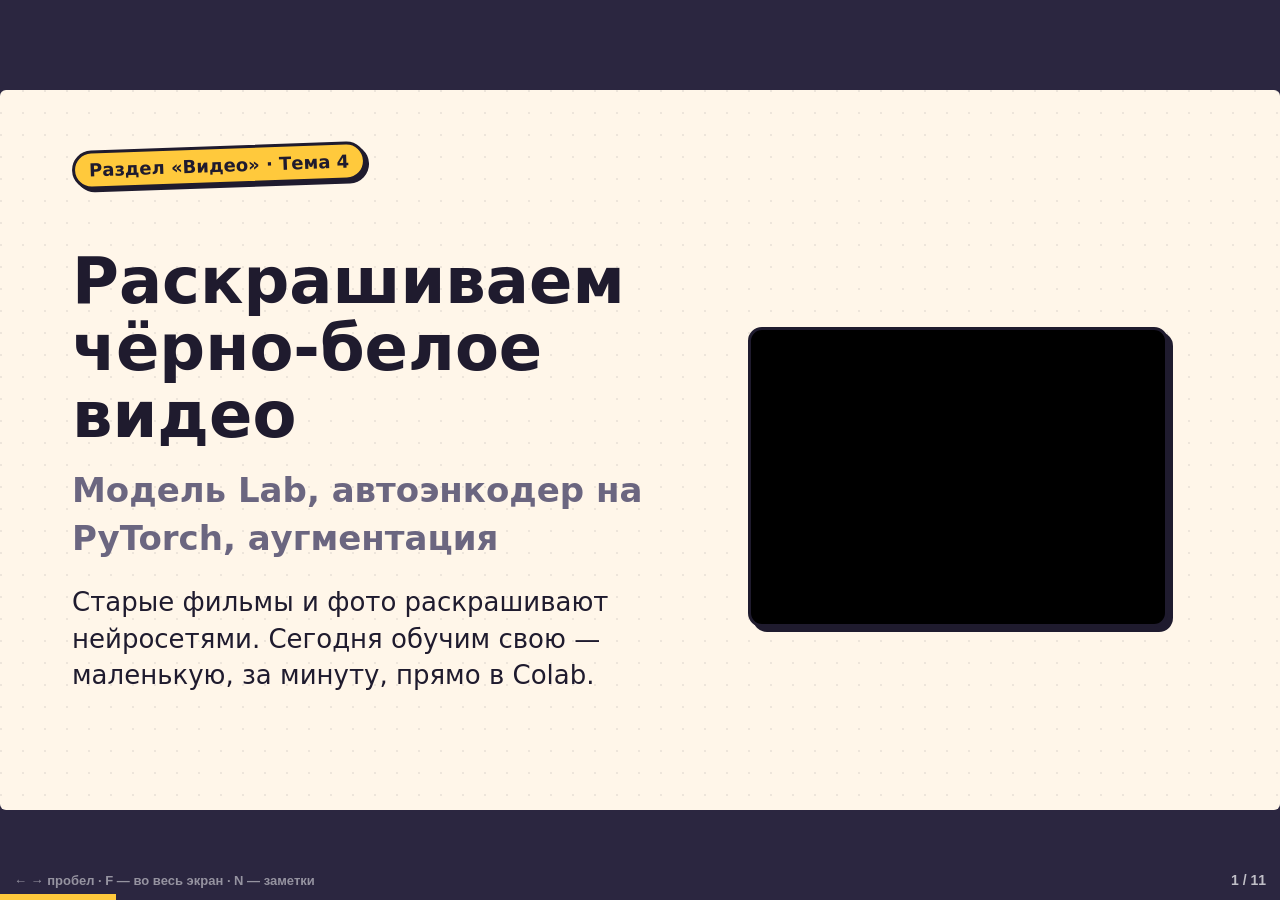
<file: 04-colorize/slides.html>
<!doctype html>
<html lang="ru">
<head>
<meta charset="utf-8">
<meta name="viewport" content="width=device-width, initial-scale=1">
<title>Тема 4 · Раскраска видео</title>
<link rel="stylesheet" href="../shared/slides.css">
<style>
  .flow { display: flex; align-items: center; gap: 12px; justify-content: center; margin: 10px 0 22px; flex-wrap: wrap; }
  .flow .box { border: 3px solid var(--ink); border-radius: 16px; padding: 12px 16px; background: #fff; box-shadow: var(--sh); font-weight: 900; font-size: 20px; text-align: center; min-width: 120px; }
  .flow .box small { display: block; font-weight: 600; color: var(--muted); font-size: 15px; font-family: var(--mono); }
  .flow .arr { font-size: 30px; font-weight: 900; }
  .flow .box.enc { background: #dbe9ff; } .flow .box.dec { background: #dff7ea; } .flow .box.code { background: #fff3c4; }
  table.t { border-collapse: collapse; font-size: 22px; width: 100%; background: #fff; border: 3px solid var(--ink); border-radius: 14px; overflow: hidden; box-shadow: var(--sh); }
  table.t th, table.t td { padding: 9px 14px; border-bottom: 2px solid var(--soft); text-align: left; }
  table.t th { background: #fff3c4; }
  .sw { width: 100%; height: 150px; border: 3px solid var(--ink); border-radius: 16px; box-shadow: var(--sh); }
  .sl { display: grid; grid-template-columns: 70px 1fr 60px; align-items: center; gap: 12px; font-family: var(--mono); font-size: 24px; font-weight: 900; margin: 10px 0; }
  .sl input { width: 100%; }
  .grays { display: flex; gap: 18px; justify-content: center; }
  .grays div { text-align: center; font-weight: 900; }
  .grays i { display: block; width: 120px; height: 80px; border: 3px solid var(--ink); border-radius: 12px; margin-bottom: 6px; }
</style>
</head>
<body>
<div id="deck">

<!-- 1 -->
<section class="slide" data-demo="title">
  <span class="kicker">Раздел «Видео» · Тема 4</span>
  <div class="cols wide-left grow" style="align-items:center">
    <div>
      <h1>Раскрашиваем чёрно-белое видео</h1>
      <p class="big muted">Модель Lab, автоэнкодер на PyTorch, аугментация</p>
      <p style="margin-top:22px">Старые фильмы и фото раскрашивают нейросетями. Сегодня обучим свою — маленькую, за минуту, прямо в Colab.</p>
    </div>
    <div class="frame-box float" style="width:420px;height:300px"><canvas id="t-cv" width="420" height="300"></canvas></div>
  </div>
  <aside class="notes">Спросите: видели раскрашенные хроники войны, старые фото родственников в приложениях? Это та же задача.</aside>
</section>

<!-- 2 -->
<section class="slide">
  <span class="kicker">Задача</span>
  <h2>Вход — чёрно-белый кадр, ответ — цветной</h2>
  <div class="cols">
    <div>
      <p>Яркость у нас уже есть. Не хватает только <b>цвета</b> каждого пикселя.</p>
      <p class="step">Значит, сети надо угадать не всю картинку, а только «какого цвета этот серый пиксель».</p>
    </div>
    <div class="card r step"><h3>Но это неоднозначно</h3>
      <div class="grays">
        <div><i style="background:#c0392b"></i>красный</div>
        <div><i style="background:#2e8b3e"></i>зелёный</div>
        <div><i style="background:#6a6a6a"></i>серый</div>
      </div>
      <p style="font-size:22px;margin:10px 0 0">В чёрно-белом все три — почти один и тот же серый. Сеть угадывает цвет по <b>смыслу</b>: «это небо», «это кожа», «это трава».</p>
    </div>
  </div>
  <aside class="notes">Ключевая мысль: по одному пикселю цвет не узнать, нужен контекст — поэтому свёрточная сеть, которая видит окрестность.</aside>
</section>

<!-- 3 -->
<section class="slide" data-demo="lab">
  <span class="kicker">Модель Lab</span>
  <h2>L — яркость, a и b — цвет</h2>
  <div class="cols">
    <div>
      <div class="sl"><span>L</span><input type="range" id="lab-L" min="0" max="255" value="170"><span id="lab-Lv"></span></div>
      <div class="sl"><span>a</span><input type="range" id="lab-a" min="0" max="255" value="128"><span id="lab-av"></span></div>
      <div class="sl"><span>b</span><input type="range" id="lab-b" min="0" max="255" value="128"><span id="lab-bv"></span></div>
      <p style="font-size:21px"><b>a</b>: зелёный ↔ красный · <b>b</b>: синий ↔ жёлтый<br><b>128</b> у a и b — «цвета нет».</p>
    </div>
    <div>
      <div class="sw" id="lab-sw"></div>
      <p class="muted" style="font-size:20px">Слева цвет, ниже — как его видит чёрно-белый фильм:</p>
      <div class="sw" id="lab-gr" style="height:70px"></div>
    </div>
  </div>
  <aside class="notes">Дайте студенту подвигать a и b: нижняя полоса не меняется. Вывод: чёрно-белое — это ровно L, а угадывать надо 2 числа.</aside>
</section>

<!-- 4 -->
<section class="slide">
  <span class="kicker">Это не новое: телевизор</span>
  <h2>Цветное ТВ передавало яркость отдельно от цвета</h2>
  <div class="cols">
    <div class="card b"><h3>Y + два цветоразностных сигнала</h3><p style="font-size:22px;margin:0">Цветной сигнал сделали так, чтобы <b>старый чёрно-белый телевизор</b> брал только яркость Y и показывал картинку, а цветной добавлял U и V.</p></div>
    <div class="card y"><h3>И сжатие видео тоже</h3><p style="font-size:22px;margin:0">Глаз чувствительнее к яркости, чем к цвету. Поэтому H.264 хранит цвет в 4 раза грубее (<code>yuv420p</code> из темы 2).</p></div>
  </div>
  <p class="step" style="margin-top:22px">Lab, YUV, HSV — все отделяют яркость от цвета. Lab выбрали, потому что расстояния в нём близки к тому, как различает цвета глаз.</p>
  <aside class="notes">Связь с темой 2: yuv420p в ffmpeg. 3 минуты, можно пропустить при нехватке времени.</aside>
</section>

<!-- 5 -->
<section class="slide">
  <span class="kicker">Код</span>
  <h2>Lab в OpenCV — 3 строчки</h2>
<pre class="py">lab = cv2.cvtColor(img, cv2.COLOR_BGR2LAB)
L, a, b = cv2.split(lab)          # L — это и есть чёрно-белый кадр
#! flat = np.full_like(L, 128)       # «цвета нет»
gray = cv2.cvtColor(cv2.merge([L, flat, flat]), cv2.COLOR_LAB2BGR)</pre>
  <p class="step">Сеть будет делать обратное: получать <code>L</code> и выдавать <code>a</code>, <code>b</code>. Мы склеим <code>merge([L, a, b])</code> → <code>LAB2BGR</code>.</p>
  <aside class="notes">Задания 6–9 ноутбука (до них — часть 0: видео и ручной перевод в ч/б, задания 1–5). 10 минут.</aside>
</section>

<!-- 6 -->
<section class="slide">
  <span class="kicker">Нейросеть</span>
  <h2>Автоэнкодер: сжать → развернуть</h2>
  <div class="flow">
    <div class="box">L<small>1×96×128</small></div><span class="arr">→</span>
    <div class="box enc">энкодер<small>Conv stride 2 ×3</small></div><span class="arr">→</span>
    <div class="box code">код<small>128×12×16</small></div><span class="arr">→</span>
    <div class="box dec">декодер<small>ConvTranspose ×3</small></div><span class="arr">→</span>
    <div class="box">a, b<small>2×96×128</small></div>
  </div>
  <div class="cols">
    <div class="card b step"><h3>Энкодер</h3><p style="font-size:22px;margin:0">Каждая свёртка с шагом 2 уменьшает кадр вдвое. Остаётся «смысл»: где лицо, где фон.</p></div>
    <div class="card g step"><h3>Декодер</h3><p style="font-size:22px;margin:0">Транспонированная свёртка увеличивает вдвое. На выходе Tanh: числа от −1 до 1 — это нормализованные a и b.</p></div>
  </div>
  <aside class="notes">Задания 12–13: студенты сами смотрят форму кода (1, 128, 12, 16).</aside>
</section>

<!-- 7 -->
<section class="slide">
  <span class="kicker">Главное в PyTorch</span>
  <h2>Шаг обучения — всегда 4 действия</h2>
<pre class="py">pred = model(L)              # 1. forward: сеть отвечает
loss = loss_fn(pred, ab)     # 2. насколько ошиблась (MSE)
opt.zero_grad()
#! loss.backward()              # 3. куда двигать каждый вес
opt.step()                   # 4. подвинуть веса</pre>
  <div class="cols step">
    <div class="card y"><p style="margin:0;font-size:22px"><b>Эпоха</b> — один проход по всем кадрам обучения пачками по 16.</p></div>
    <div class="card r"><p style="margin:0;font-size:22px">Ошибку смотрим на <b>проверочных</b> кадрах — их сеть не видела.</p></div>
  </div>
  <aside class="notes">Задание 14. Если забыть opt.step — веса не меняются, ошибка стоит. Если забыть zero_grad — градиенты копятся.</aside>
</section>

<!-- 8 -->
<section class="slide" data-demo="aug">
  <span class="kicker">Аугментация</span>
  <h2>Каждый кадр — немного по-новому</h2>
  <div class="cols">
    <div>
      <p>Сдвиг, поворот, увеличение, уменьшение, зеркало — случайно на каждой эпохе.</p>
      <p class="step">Сеть не может «зазубрить» кадр и учит правило: «кожа оранжевая, где бы она ни была».</p>
<pre class="py step">M = cv2.getRotationMatrix2D(центр, угол, масштаб)
M[:, 2] += сдвиг
out = cv2.warpAffine(img, M, (w, h))</pre>
    </div>
    <div class="frame-box" style="width:420px;height:300px"><canvas id="aug-cv" width="420" height="300"></canvas></div>
  </div>
  <aside class="notes">Эксперимент в ноутбуке: USE_AUGMENT = False — ошибка на проверке хуже. Это прямо требование задания LXP.</aside>
</section>

<!-- 9 -->
<section class="slide">
  <span class="kicker">Чего ждать</span>
  <h2>Результат: правдоподобно, но не идеально</h2>
  <table class="t">
    <tr><th>Ответ</th><th>Ошибка на проверке</th></tr>
    <tr><td>«цвета нет» (всё серое)</td><td>≈ 0.015</td></tr>
    <tr><td>наша сеть, 20 эпох</td><td><b>≈ 0.002</b></td></tr>
  </table>
  <div class="cols" style="margin-top:22px">
    <div class="card g step"><p style="margin:0;font-size:22px">Хорошо: кожа, фон, крупные пятна.</p></div>
    <div class="card r step"><p style="margin:0;font-size:22px">Плохо: редкие цвета (синий свитер) становятся бурыми. MSE «усредняет» — сеть выбирает средний цвет, чтобы меньше ошибаться.</p></div>
  </div>
  <aside class="notes">Большие модели (DeOldify) учатся на миллионах фото, наша — на 200 кадрах одного мультфильма.</aside>
</section>

<!-- 10 -->
<section class="slide">
  <span class="kicker">КТ · 2 балла LXP</span>
  <h2>Раскрасить своё видео</h2>
  <div class="cols">
    <div>
      <p>1. Запишите 8 секунд с веб-камеры или загрузите свой ролик. Покажите что-нибудь цветное.</p>
      <p>2. Первые 70% кадров — обучение <b>с аугментацией</b>, остальные — раскраска.</p>
      <p>3. Сохраните <code>video/my_colorized.mp4</code>: слева ч/б, справа раскраска.</p>
    </div>
    <div class="card y"><h3>Сдать</h3><p style="font-size:22px;margin:0">Ссылку на ноутбук и файл <code>video/my_colorized.mp4</code>.</p></div>
  </div>
  <aside class="notes">Код КТ — склейка заданий 14, 15, 16. Слабым студентам разрешите копировать ячейки и менять только имена переменных.</aside>
</section>

<!-- 11 -->
<section class="slide">
  <div class="huge pop">Практика и квиз 🎯</div>
  <p class="big" style="margin-top:24px">Ноутбук: <a data-site="04-colorize/lesson.ipynb" target="_blank">открыть в Colab</a></p>
  <p class="big">Квиз: <a data-site="quiz" target="_blank" style="font-family:var(--mono)">сайт квиза</a> → код с экрана</p>
</section>

</div>
<script src="../shared/slides.js"></script>
<script>
// OpenCV 8-bit Lab → CSS rgb
function lab2rgb(L8, a8, b8) {
  const L = L8 * 100 / 255, a = a8 - 128, b = b8 - 128;
  let y = (L + 16) / 116, x = a / 500 + y, z = y - b / 200;
  const f = t => t ** 3 > 0.008856 ? t ** 3 : (t - 16 / 116) / 7.787;
  x = 0.95047 * f(x); y = f(y); z = 1.08883 * f(z);
  const g = c => { c = c > 0.0031308 ? 1.055 * c ** (1 / 2.4) - 0.055 : 12.92 * c; return Math.round(Math.max(0, Math.min(1, c)) * 255); };
  return [g(x * 3.2406 - y * 1.5372 - z * 0.4986), g(-x * 0.9689 + y * 1.8758 + z * 0.0415), g(x * 0.0557 - y * 0.2040 + z * 1.0570)];
}

function scene(ctx, W, H, t) {
  ctx.fillStyle = '#7ec8ff'; ctx.fillRect(0, 0, W, H * 0.6);
  ctx.fillStyle = '#4caf50'; ctx.fillRect(0, H * 0.6, W, H * 0.4);
  ctx.fillStyle = '#ffd23f'; ctx.beginPath(); ctx.arc(W * 0.8, H * 0.2, 34, 0, 7); ctx.fill();
  ctx.fillStyle = '#c0392b'; ctx.fillRect(W * 0.18, H * 0.38, 120, 90);
  ctx.fillStyle = '#8e2b1f'; ctx.beginPath(); ctx.moveTo(W * 0.18 - 14, H * 0.38); ctx.lineTo(W * 0.18 + 60, H * 0.18); ctx.lineTo(W * 0.18 + 134, H * 0.38); ctx.fill();
  ctx.fillStyle = '#f2b48c'; ctx.beginPath(); ctx.arc(W * 0.62 + Math.sin(t) * 30, H * 0.55, 26, 0, 7); ctx.fill();
}

Deck.demos.title = () => {
  const c = document.getElementById('t-cv'), ctx = c.getContext('2d');
  return Deck.loop(t => {
    t /= 1000;
    scene(ctx, 420, 300, t);
    const img = ctx.getImageData(0, 0, 420, 300), d = img.data;
    const edge = (Math.sin(t * 0.8) * 0.5 + 0.5) * 420;
    for (let i = 0; i < d.length; i += 4) {
      if ((i / 4) % 420 > edge) { const v = 0.299 * d[i] + 0.587 * d[i + 1] + 0.114 * d[i + 2]; d[i] = d[i + 1] = d[i + 2] = v; }
    }
    ctx.putImageData(img, 0, 0);
    ctx.fillStyle = '#fff'; ctx.fillRect(edge - 2, 0, 4, 300);
  });
};

Deck.demos.lab = () => {
  const ids = ['L', 'a', 'b'], el = k => document.getElementById('lab-' + k);
  function draw() {
    const [L, a, b] = ids.map(k => +el(k).value);
    ids.forEach(k => el(k + 'v').textContent = el(k).value);
    const [r, g, bl] = lab2rgb(L, a, b), [gr] = lab2rgb(L, 128, 128);
    el('sw').style.background = `rgb(${r},${g},${bl})`;
    el('gr').style.background = `rgb(${gr},${gr},${gr})`;
  }
  ids.forEach(k => el(k).oninput = draw); draw();
};

Deck.demos.aug = () => {
  const c = document.getElementById('aug-cv'), ctx = c.getContext('2d');
  const src = document.createElement('canvas'); src.width = 420; src.height = 300;
  scene(src.getContext('2d'), 420, 300, 0);
  let last = -1e9, p = { a: 0, s: 1, dx: 0, dy: 0, f: 1 };
  return Deck.loop(t => {
    if (t - last > 900) {
      last = t;
      p = { a: (Math.random() * 20 - 10) * Math.PI / 180, s: 0.9 + Math.random() * 0.25, dx: Math.random() * 40 - 20, dy: Math.random() * 40 - 20, f: Math.random() < 0.5 ? -1 : 1 };
    }
    ctx.fillStyle = '#ddd'; ctx.fillRect(0, 0, 420, 300);
    ctx.save(); ctx.translate(210 + p.dx, 150 + p.dy); ctx.rotate(p.a); ctx.scale(p.s * p.f, p.s);
    ctx.drawImage(src, -210, -150); ctx.restore();
    ctx.fillStyle = 'rgba(0,0,0,.6)'; ctx.fillRect(0, 266, 420, 34);
    ctx.fillStyle = '#fff'; ctx.font = 'bold 16px monospace';
    ctx.fillText(`угол ${(p.a * 180 / Math.PI).toFixed(0)}°  масштаб ${p.s.toFixed(2)}  ${p.f < 0 ? 'зеркало' : ''}`, 10, 289);
  });
};
</script>
</body>
</html>
</file>
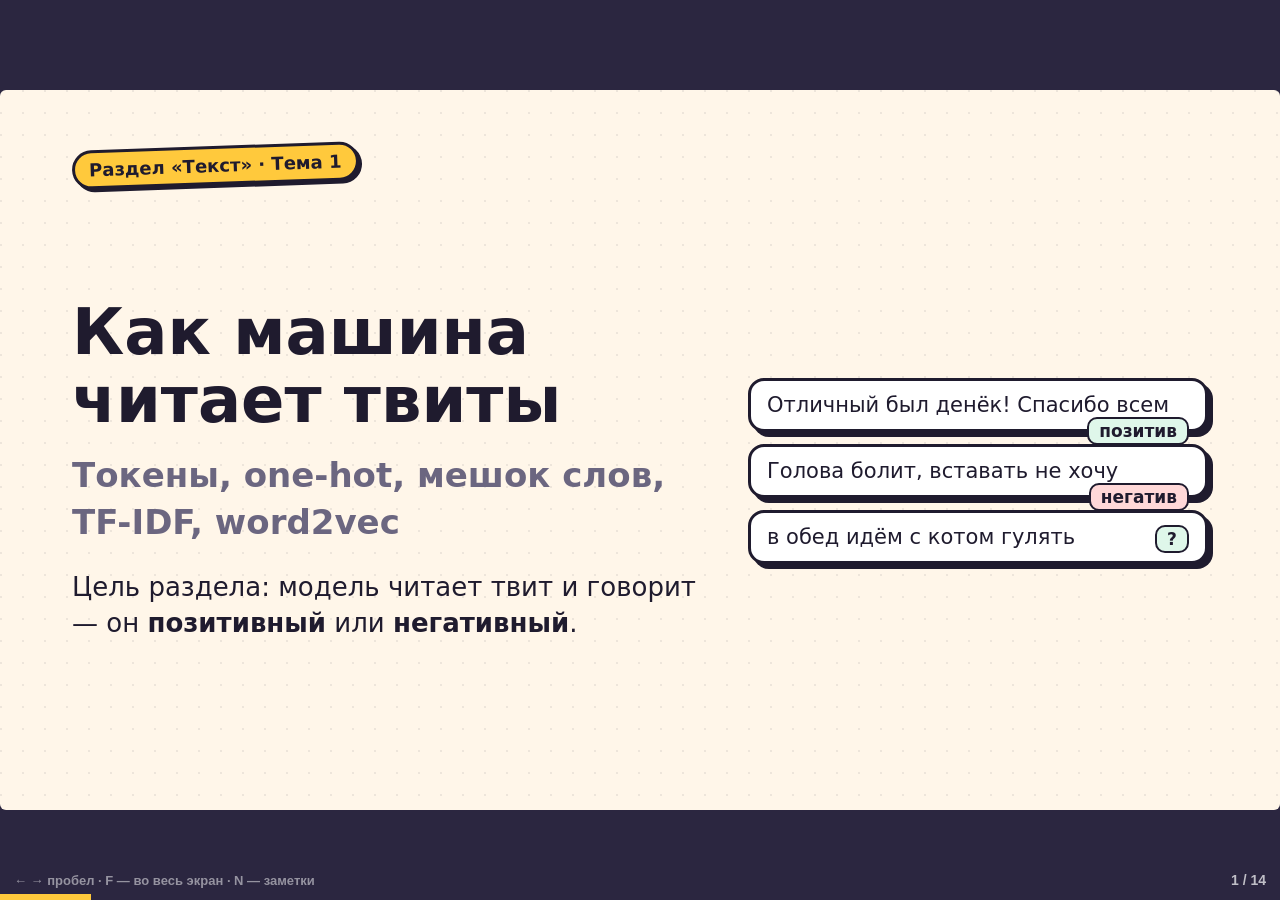
<file: 06-text/slides.html>
<!doctype html>
<html lang="ru">
<head>
<meta charset="utf-8">
<meta name="viewport" content="width=device-width, initial-scale=1">
<title>Текст · Как машина читает твиты</title>
<link rel="stylesheet" href="../shared/slides.css">
<style>
  .flow { display: flex; align-items: center; gap: 12px; justify-content: center; margin: 10px 0 22px; flex-wrap: wrap; }
  .flow .box { border: 3px solid var(--ink); border-radius: 16px; padding: 12px 16px; background: #fff; box-shadow: var(--sh); font-weight: 900; font-size: 20px; text-align: center; min-width: 110px; }
  .flow .box small { display: block; font-weight: 600; color: var(--muted); font-size: 15px; font-family: var(--mono); }
  .flow .arr { font-size: 30px; font-weight: 900; }
  .flow .box.y { background: #fff3c4; } .flow .box.g { background: #dff7ea; } .flow .box.b { background: #dbe9ff; }
  table.t { border-collapse: collapse; font-size: 21px; width: 100%; background: #fff; border: 3px solid var(--ink); border-radius: 14px; overflow: hidden; box-shadow: var(--sh); }
  table.t th, table.t td { padding: 7px 11px; border-bottom: 2px solid var(--soft); text-align: center; }
  table.t th { background: #fff3c4; }
  table.t td:first-child, table.t th:first-child { text-align: left; font-weight: 900; }
  table.t td.one { background: #ffd8d8; font-weight: 900; }
  .tw { border: 3px solid var(--ink); border-radius: 16px; background: #fff; box-shadow: var(--sh); padding: 12px 16px; margin: 0 0 12px; font-size: 21px; }
  .tw b { float: right; font-size: 17px; padding: 2px 10px; border-radius: 10px; border: 2px solid var(--ink); }
  .tw b.p { background: #dff7ea; } .tw b.n { background: #ffd8d8; }
  .inp { width: 100%; font: 700 22px var(--mono); padding: 10px 14px; border: 3px solid var(--ink); border-radius: 12px; box-sizing: border-box; }
  .toks { display: flex; flex-wrap: wrap; gap: 8px; margin: 12px 0; min-height: 44px; }
  .toks span { font: 700 20px var(--mono); background: #dbe9ff; border: 2px solid var(--ink); border-radius: 10px; padding: 4px 10px; }
  .vec { font: 700 19px var(--mono); }
  .vec td { min-width: 34px; }
  .plot { position: relative; width: 460px; height: 330px; border: 3px solid var(--ink); border-radius: 16px; background: #fff; box-shadow: var(--sh); }
  .plot i { position: absolute; font: 900 19px var(--mono); font-style: normal; transform: translate(-50%, -50%); white-space: nowrap; }
  .plot i::before { content: ""; display: block; width: 10px; height: 10px; border-radius: 50%; background: currentColor; margin: 0 auto 2px; }
</style>
</head>
<body>
<div id="deck">

<!-- 1 -->
<section class="slide">
  <span class="kicker">Раздел «Текст» · Тема 1</span>
  <div class="cols wide-left grow" style="align-items:center">
    <div>
      <h1>Как машина читает твиты</h1>
      <p class="big muted">Токены, one-hot, мешок слов, TF-IDF, word2vec</p>
      <p style="margin-top:22px">Цель раздела: модель читает твит и говорит — он <b>позитивный</b> или <b>негативный</b>.</p>
    </div>
    <div>
      <div class="tw float">Отличный был денёк! Спасибо всем <b class="p">позитив</b></div>
      <div class="tw float">Голова болит, вставать не хочу <b class="n">негатив</b></div>
      <div class="tw float">в обед идём с котом гулять <b class="p">?</b></div>
    </div>
  </div>
  <aside class="notes">Спросите: где в жизни машина сама понимает текст? Фильтр спама, автоответы банка, модерация комментариев, поиск, переводчик, ChatGPT.</aside>
</section>

<!-- 2 -->
<section class="slide">
  <span class="kicker">Задачи машинного обучения</span>
  <h2>Три большие области</h2>
  <div class="cols" style="grid-template-columns:1fr 1fr 1fr">
    <div class="card b"><h3>👁 CV — зрение</h3><p style="font-size:21px;margin:0"><b>Вход:</b> картинка, видео<br><b>Примеры:</b> найти лицо, распознать цифру, раскрасить кадр, беспилотник видит пешехода<br><span class="muted">Мы это уже делали: OpenCV, свёрточные сети</span></p></div>
    <div class="card y step"><h3>💬 NLP — язык</h3><p style="font-size:21px;margin:0"><b>Вход:</b> текст<br><b>Примеры:</b> спам или нет, настроение отзыва, перевод, чат-бот, поиск<br><span class="muted">Начинаем сегодня</span></p></div>
    <div class="card g step"><h3>🎯 Рекомендации</h3><p style="font-size:21px;margin:0"><b>Вход:</b> что человек смотрел, лайкал, покупал<br><b>Примеры:</b> лента ВК и YouTube, «с этим товаром покупают», плейлист в Яндекс Музыке</p></div>
  </div>
  <p class="step" style="margin-top:18px">Везде один и тот же трюк: превратить данные в <b>числа</b> (векторы), а дальше модель ищет в них закономерности.</p>
  <aside class="notes">Попросите группу назвать по примеру к каждой области из своих телефонов. Подчеркните: картинка уже числа (пиксели), а текст — нет, это главная сложность NLP.</aside>
</section>

<!-- 3 -->
<section class="slide">
  <span class="kicker">Наша задача</span>
  <h2>Классификация твитов: позитив или негатив</h2>
  <div class="cols">
    <div>
      <p>10 000 русских твитов. Метки ставили по смайликам: <code>:)</code> — позитив, <code>:(</code> — негатив. Смайлики мы <b>убрали</b>.</p>
      <p class="step">Модель должна угадывать настроение <b>по словам</b>.</p>
      <p class="step">Картинка — уже числа: пиксели. А текст? <b>«Привет» + 5 = ?</b></p>
    </div>
    <div>
      <div class="tw">Добрый вечер, твиттертяне! Отличный был денёк! <b class="p">позитив</b></div>
      <div class="tw">Началась учеба и постоянное мозгопромывание <b class="n">негатив</b></div>
      <div class="tw">я только первый город прошёл <b class="n">негатив</b></div>
    </div>
  </div>
  <aside class="notes">Третий твит — честно спорный: без смайлика и человек не угадает. Это объясняет, почему потом точность будет около 67%, а не 95%.</aside>
</section>

<!-- 4 -->
<section class="slide">
  <span class="kicker">План</span>
  <h2>Текст → числа → модель</h2>
  <div class="flow">
    <div class="box">твит<small>«Кот спит. Кот доволен»</small></div><span class="arr">→</span>
    <div class="box b">токены<small>[кот, спит, кот, доволен]</small></div><span class="arr">→</span>
    <div class="box y">вектор<small>[0 1 2 0 0 0 1 0]</small></div><span class="arr">→</span>
    <div class="box g">модель<small>позитив / негатив</small></div>
  </div>
  <p class="step">Сегодня — как получить <b>вектор</b>. Способов несколько, от простого к умному:</p>
  <p class="step big" style="text-align:center"><b>one-hot</b> → <b>мешок слов</b> → <b>TF-IDF</b> → <b>word2vec</b></p>
  <aside class="notes">Этот слайд — карта занятия. Возвращайтесь к нему после каждого шага.</aside>
</section>

<!-- 5 -->
<section class="slide" data-demo="tok">
  <span class="kicker">Шаг 1 · Токенизация</span>
  <h2>Режем текст на слова</h2>
  <div class="cols">
    <div>
      <p><b>Токен</b> — кусочек текста. У нас токен = слово.</p>
      <ol style="font-size:22px">
        <li>всё в <b>нижний регистр</b>: «Кот» = «кот»</li>
        <li>берём только <b>буквы</b>: «денёк!» → «денёк»</li>
      </ol>
      <pre class="py">re.findall(r"[а-яё]+", text.lower())</pre>
    </div>
    <div>
      <p class="muted" style="font-size:19px">Напишите свой твит:</p>
      <input class="inp" id="tok-in" value="Отличный был денёк! Отличного вам вечера, друзья!">
      <div class="toks" id="tok-out"></div>
      <p class="muted" style="font-size:19px" id="tok-n"></p>
    </div>
  </div>
  <aside class="notes">Покажите: «денёк» и «денька» остались разными словами. Это решает лемматизация (приведение к нормальной форме) — следующая тема LXP.</aside>
</section>

<!-- 6 -->
<section class="slide">
  <span class="kicker">Шаг 2 · Словарь</span>
  <h2>Нумеруем все разные слова</h2>
  <div class="cols">
    <div>
      <div class="tw">Кот спит. Кот доволен</div>
      <div class="tw">Пёс спит</div>
      <div class="tw">не плохо, а хорошо</div>
      <div class="tw">не хорошо, а плохо</div>
    </div>
    <div>
      <table class="t"><tr><th>номер</th><th>слово</th><th>номер</th><th>слово</th></tr>
        <tr><td>0</td><td>а</td><td>4</td><td>пёс</td></tr>
        <tr><td>1</td><td>доволен</td><td>5</td><td>плохо</td></tr>
        <tr><td>2</td><td>кот</td><td>6</td><td>спит</td></tr>
        <tr><td>3</td><td>не</td><td>7</td><td>хорошо</td></tr>
      </table>
      <pre class="py step">vocab = sorted(set(all_words))
word2idx = {w: i for i, w in enumerate(vocab)}</pre>
    </div>
  </div>
  <p class="step">В 10 000 твитов разных слов — <b>24 121</b>.</p>
</section>

<!-- 7 -->
<section class="slide">
  <span class="kicker">Шаг 3 · One-hot encoding (OHE)</span>
  <h2>Слово → вектор из нулей и одной единицы</h2>
  <table class="t vec">
    <tr><th></th><th>а</th><th>доволен</th><th>кот</th><th>не</th><th>пёс</th><th>плохо</th><th>спит</th><th>хорошо</th></tr>
    <tr><td>кот</td><td>0</td><td>0</td><td class="one">1</td><td>0</td><td>0</td><td>0</td><td>0</td><td>0</td></tr>
    <tr><td>спит</td><td>0</td><td>0</td><td>0</td><td>0</td><td>0</td><td>0</td><td class="one">1</td><td>0</td></tr>
    <tr><td>хорошо</td><td>0</td><td>0</td><td>0</td><td>0</td><td>0</td><td>0</td><td>0</td><td class="one">1</td></tr>
  </table>
  <div class="cols" style="margin-top:18px">
    <div class="card r step"><h3>Минус 1: огромный</h3><p style="font-size:21px;margin:0">Словарь твитов 24 121 слово → каждое слово это <b>24 121 число</b>, и только одна единица.</p></div>
    <div class="card r step"><h3>Минус 2: не знает смысла</h3><p style="font-size:21px;margin:0">«хорошо» и «отлично» так же далеки, как «хорошо» и «кот». Все слова друг другу одинаково чужие.</p></div>
  </div>
  <aside class="notes">OHE используют и вне текста: категории (город, цвет, марка машины) → столбцы из 0 и 1. Спросите: как закодировать «день недели»?</aside>
</section>

<!-- 8 -->
<section class="slide" data-demo="bow">
  <span class="kicker">Шаг 4 · Мешок слов (Bag of Words)</span>
  <h2>Твит = сумма one-hot его слов</h2>
  <p style="font-size:22px">Высыпали слова в мешок и посчитали, сколько каких. Длина вектора = размер словаря.</p>
  <input class="inp" id="bow-a" value="Кот спит. Кот доволен">
  <input class="inp" id="bow-b" value="не плохо, а хорошо" style="margin-top:10px">
  <div id="bow-out" style="margin-top:14px"></div>
  <aside class="notes">Впишите во второе поле «не хорошо, а плохо» — векторы совпадут с «не плохо, а хорошо». Это главный минус мешка слов.</aside>
</section>

<!-- 9 -->
<section class="slide">
  <span class="kicker">Минусы мешка слов</span>
  <h2>Что мешок теряет</h2>
  <div class="cols">
    <div class="card r"><h3>Порядок слов</h3>
      <p style="font-size:21px;margin:0">«не <b>плохо</b>, а <b>хорошо</b>»<br>«не <b>хорошо</b>, а <b>плохо</b>»<br>→ <b>одинаковые</b> векторы, хотя смысл противоположный.</p></div>
    <div class="card r step"><h3>Все слова равны</h3>
      <p style="font-size:21px;margin:0">«и», «я», «в» есть почти в каждом твите и встречаются чаще всего. Но о настроении они <b>ничего не говорят</b>. А «болит» встречается редко, но важно.</p></div>
  </div>
  <p class="step" style="margin-top:18px">Как приглушить частые бесполезные слова? → <b>TF-IDF</b></p>
</section>

<!-- 10 -->
<section class="slide">
  <span class="kicker">Шаг 5 · TF-IDF</span>
  <h2>Важность = часто в этом твите × редко в остальных</h2>
  <div class="cols">
    <div>
      <p style="font-size:22px"><b>TF</b> = сколько раз слово в твите / всего слов в твите</p>
      <p style="font-size:22px"><b>IDF</b> = log( всего твитов / в скольких есть слово )</p>
      <p style="font-size:22px"><b>TF-IDF</b> = TF × IDF</p>
      <p class="step" style="font-size:21px">Слово во <b>всех</b> текстах: IDF = log(3/3) = <b>0</b> → обнулилось.<br>Слово в <b>одном</b>: IDF = log(3/1) ≈ <b>1.1</b> → важное.</p>
    </div>
    <div>
      <div class="tw">кот спит и кот ест</div>
      <div class="tw">пёс спит и пёс лает</div>
      <div class="tw">кот и пёс играют</div>
      <table class="t step" style="font-size:19px">
        <tr><th>слово</th><th>в текстах</th><th>IDF</th></tr>
        <tr><td>и</td><td>3 из 3</td><td>0</td></tr>
        <tr><td>кот, пёс, спит</td><td>2 из 3</td><td>0.41</td></tr>
        <tr><td>ест, лает, играют</td><td>1 из 3</td><td>1.10</td></tr>
      </table>
    </div>
  </div>
  <aside class="notes">Логарифм нужен, чтобы редкие слова не получали гигантский вес: в 10 000 твитов слово из одного твита дало бы 10 000, а с логарифмом — 9.2.</aside>
</section>

<!-- 11 -->
<section class="slide">
  <span class="kicker">Шаг 6 · word2vec (идея)</span>
  <h2>Слово узнаётся по соседям</h2>
  <div class="cols">
    <div>
      <p style="font-size:22px">«Сегодня ___ погода»: подойдёт <b>хорошая</b>, <b>отличная</b>, <b>ужасная</b>. Слова с похожими соседями — похожи по смыслу.</p>
      <p class="step" style="font-size:22px">word2vec — нейросеть, которая учится угадывать соседей слова. Побочный результат: у каждого слова <b>короткий вектор</b> (100–300 чисел), и похожие слова оказываются <b>рядом</b>.</p>
      <p class="step" style="font-size:22px">Знаменитый пример:<br><code>король − мужчина + женщина ≈ королева</code></p>
    </div>
    <div class="plot step">
      <i style="left:18%;top:20%;color:#1d8a52">отлично</i><i style="left:30%;top:30%;color:#1d8a52">хорошо</i><i style="left:20%;top:40%;color:#1d8a52">супер</i>
      <i style="left:75%;top:22%;color:#d93a3f">ужасно</i><i style="left:84%;top:35%;color:#d93a3f">плохо</i><i style="left:70%;top:38%;color:#d93a3f">грустно</i>
      <i style="left:35%;top:78%;color:#2a5bd7">кот</i><i style="left:50%;top:85%;color:#2a5bd7">пёс</i><i style="left:42%;top:68%;color:#2a5bd7">котёнок</i>
    </div>
  </div>
  <aside class="notes">Это следующая тема LXP (Embedding). Сегодня только идея: one-hot — «все слова чужие», word2vec — «похожие слова рядом». Картинка схематичная: настоящие векторы 100-мерные.</aside>
</section>

<!-- 12 -->
<section class="slide">
  <span class="kicker">Сравнение</span>
  <h2>Четыре способа превратить текст в числа</h2>
  <table class="t" style="font-size:20px">
    <tr><th></th><th>что это</th><th>длина</th><th>смысл слов</th><th>порядок</th></tr>
    <tr><td>one-hot</td><td>слово → одна 1</td><td>весь словарь</td><td>❌</td><td>—</td></tr>
    <tr><td>мешок слов</td><td>твит → счётчики слов</td><td>весь словарь</td><td>❌</td><td>❌</td></tr>
    <tr><td>TF-IDF</td><td>счётчики × редкость</td><td>весь словарь</td><td>❌</td><td>❌</td></tr>
    <tr><td>word2vec</td><td>слово → вектор смысла</td><td>100–300</td><td>✅</td><td>—</td></tr>
  </table>
  <p class="step">Мешок слов и TF-IDF — простые, быстрые и для классификации твитов работают неплохо. С них и начнём практику.</p>
</section>

<!-- 13 -->
<section class="slide">
  <span class="kicker">Практика · Векторизация и классификатор</span>
  <h2>Учим модель угадывать настроение</h2>
  <div class="flow">
    <div class="box">твиты<small>10 000</small></div><span class="arr">→</span>
    <div class="box b">80% учимся<small>fit_transform</small></div>
    <div class="box b">20% проверка<small>только transform</small></div><span class="arr">→</span>
    <div class="box y">TF-IDF<small>24 тыс. чисел</small></div><span class="arr">→</span>
    <div class="box g">1 нейрон<small>LogisticRegression</small></div>
  </div>
  <div class="cols">
    <div class="card y step"><h3>Один нейрон</h3><p style="font-size:21px;margin:0">У каждого слова есть <b>вес</b>. «спасибо» +2, «болит» −2. Сумма весов слов твита больше нуля → позитив.</p></div>
    <div class="card r step"><h3>Почему не 95%?</h3><p style="font-size:21px;margin:0">Метки ставили по смайликам, а «блин, опять дождь :)» — позитив. Честный результат на таких данных — <b>около 67%</b> (наугад 50%).</p></div>
  </div>
  <aside class="notes">fit только на обучающих: иначе словарь и IDF «подсмотрят» проверочные твиты. Аналогия: учить по билетам, которые будут на экзамене.</aside>
</section>

<!-- 14 -->
<section class="slide">
  <span class="kicker">Итог</span>
  <h2>Запомнить</h2>
  <ol style="font-size:25px">
    <li>Модель понимает только <b>числа</b> — текст надо векторизовать.</li>
    <li><b>Токенизация</b> → <b>словарь</b> → вектор.</li>
    <li><b>One-hot</b>: одна 1 на месте слова. Длинный, без смысла.</li>
    <li><b>Мешок слов</b>: сколько раз каждое слово. Теряет порядок.</li>
    <li><b>TF-IDF</b>: приглушает слова, которые есть везде.</li>
    <li><b>word2vec</b>: похожие по смыслу слова — похожие векторы.</li>
  </ol>
  <p class="muted">Практика: <code>lesson.ipynb</code> — мешок слов и TF-IDF своими руками, классификатор твитов.</p>
</section>

</div>
<script src="../shared/slides.js"></script>
<script>
const tokenize = s => s.toLowerCase().match(/[а-яё]+/g) || [];

Deck.demos.tok = () => {
  const inp = document.getElementById('tok-in'), out = document.getElementById('tok-out'), n = document.getElementById('tok-n');
  const draw = () => {
    const t = tokenize(inp.value);
    out.innerHTML = t.map(w => `<span>${w}</span>`).join('');
    n.textContent = `${t.length} токенов, разных: ${new Set(t).size}`;
  };
  inp.oninput = draw; draw();
};

Deck.demos.bow = () => {
  const a = document.getElementById('bow-a'), b = document.getElementById('bow-b'), out = document.getElementById('bow-out');
  const draw = () => {
    const ta = tokenize(a.value), tb = tokenize(b.value);
    const vocab = [...new Set([...ta, ...tb])].sort((x, y) => x.localeCompare(y, 'ru'));
    const row = (name, t) => '<tr><td>' + name + '</td>' + vocab.map(w => {
      const c = t.filter(x => x === w).length;
      return `<td class="${c ? 'one' : ''}">${c}</td>`;
    }).join('') + '</tr>';
    const same = vocab.length && vocab.every(w => ta.filter(x => x === w).length === tb.filter(x => x === w).length);
    out.innerHTML = '<table class="t vec"><tr><th></th>' + vocab.map(w => `<th>${w}</th>`).join('') + '</tr>'
      + row('твит 1', ta) + row('твит 2', tb) + '</table>'
      + (same ? '<p style="font-size:22px"><b>Векторы одинаковые!</b> Мешок слов не видит порядок.</p>' : '');
  };
  a.oninput = b.oninput = draw; draw();
};

// если слайд с демо открыт сразу по ссылке #N, движок мог показать его раньше, чем демо зарегистрированы
const cur = document.querySelector('.slide.active');
if (cur && Deck.demos[cur.dataset.demo]) Deck.demos[cur.dataset.demo](cur);
</script>
</body>
</html>
</file>
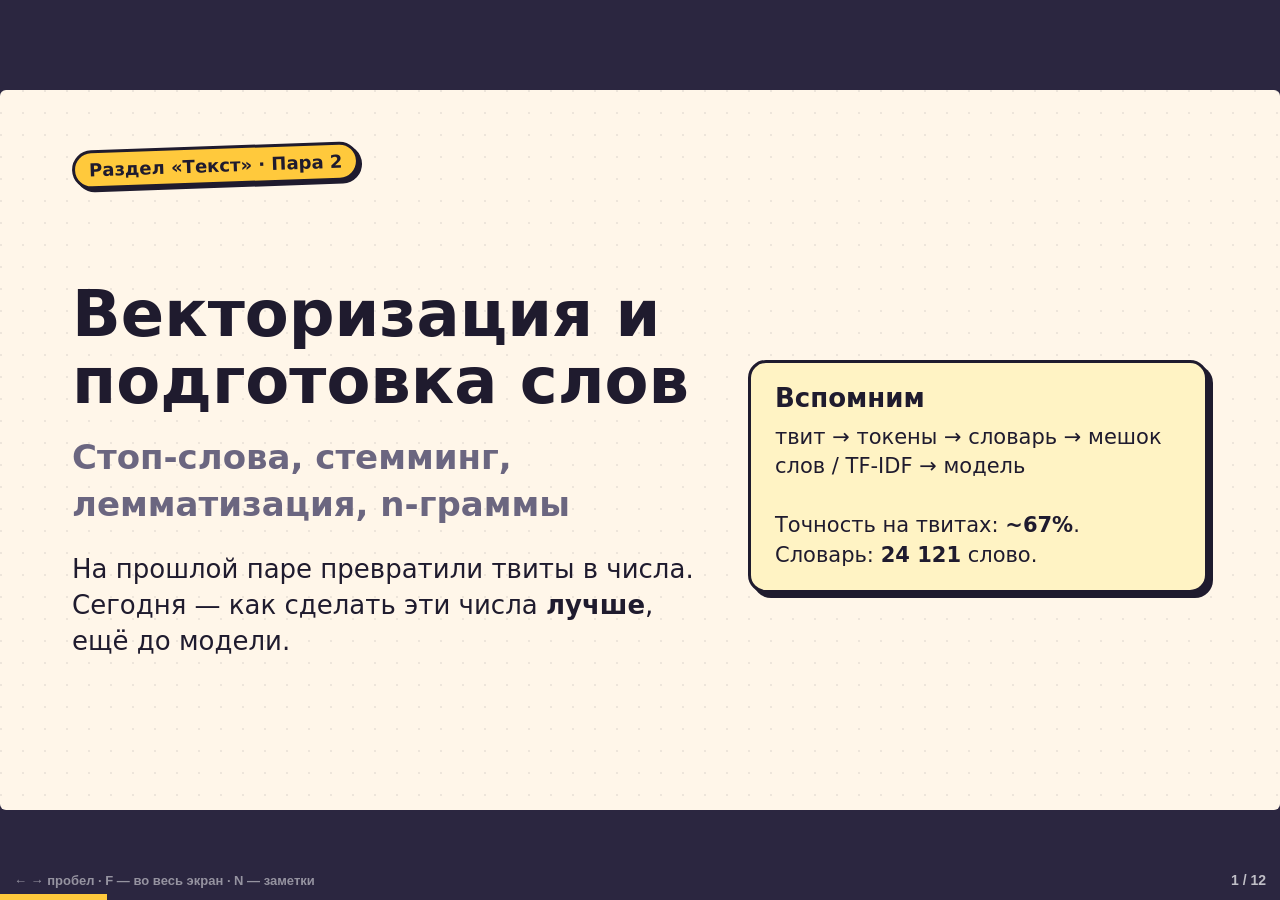
<file: 06-text/slides2.html>
<!doctype html>
<html lang="ru">
<head>
<meta charset="utf-8">
<meta name="viewport" content="width=device-width, initial-scale=1">
<title>Текст · Подготовка слов</title>
<link rel="stylesheet" href="../shared/slides.css">
<style>
  .flow { display: flex; align-items: center; gap: 10px; justify-content: center; margin: 10px 0 20px; flex-wrap: wrap; }
  .flow .box { border: 3px solid var(--ink); border-radius: 16px; padding: 10px 14px; background: #fff; box-shadow: var(--sh); font-weight: 900; font-size: 19px; text-align: center; min-width: 100px; }
  .flow .box small { display: block; font-weight: 600; color: var(--muted); font-size: 14px; font-family: var(--mono); }
  .flow .arr { font-size: 28px; font-weight: 900; }
  .flow .box.y { background: #fff3c4; } .flow .box.g { background: #dff7ea; } .flow .box.b { background: #dbe9ff; } .flow .box.r { background: #ffd8d8; }
  table.t { border-collapse: collapse; font-size: 21px; width: 100%; background: #fff; border: 3px solid var(--ink); border-radius: 14px; overflow: hidden; box-shadow: var(--sh); }
  table.t th, table.t td { padding: 7px 12px; border-bottom: 2px solid var(--soft); text-align: left; }
  table.t th { background: #fff3c4; }
  .inp { width: 100%; font: 700 22px var(--mono); padding: 10px 14px; border: 3px solid var(--ink); border-radius: 12px; box-sizing: border-box; }
  .toks { display: flex; flex-wrap: wrap; gap: 8px; margin: 10px 0; min-height: 40px; }
  .toks span { font: 700 19px var(--mono); background: #dbe9ff; border: 2px solid var(--ink); border-radius: 10px; padding: 3px 9px; }
  .toks span.off { background: #eee; color: #999; text-decoration: line-through; border-color: #bbb; }
  .toks span.ch { background: #fff3c4; }
  .lbl { font-size: 17px; font-weight: 900; color: var(--muted); margin-top: 8px; }
</style>
</head>
<body>
<div id="deck">

<!-- 1 -->
<section class="slide">
  <span class="kicker">Раздел «Текст» · Пара 2</span>
  <div class="cols wide-left grow" style="align-items:center">
    <div>
      <h1>Векторизация и подготовка слов</h1>
      <p class="big muted">Стоп-слова, стемминг, лемматизация, n-граммы</p>
      <p style="margin-top:22px">На прошлой паре превратили твиты в числа. Сегодня — как сделать эти числа <b>лучше</b>, ещё до модели.</p>
    </div>
    <div class="card y float"><h3>Вспомним</h3><p style="font-size:21px;margin:0">твит → токены → словарь → мешок слов / TF-IDF → модель<br><br>Точность на твитах: <b>~67%</b>. Словарь: <b>24 121</b> слово.</p></div>
  </div>
</section>

<!-- 2 -->
<section class="slide">
  <span class="kicker">Что такое векторизация</span>
  <h2>Любые данные → вектор чисел</h2>
  <div class="cols" style="grid-template-columns:1fr 1fr 1fr">
    <div class="card b"><h3>Картинка</h3><p style="font-size:20px;margin:0">уже числа: 28×28 пикселей → 784 числа</p></div>
    <div class="card y"><h3>Категория</h3><p style="font-size:20px;margin:0">город «Казань» → one-hot<br><code>[0, 1, 0, 0]</code></p></div>
    <div class="card g"><h3>Текст</h3><p style="font-size:20px;margin:0">мешок слов, TF-IDF, эмбеддинги</p></div>
  </div>
  <p class="step" style="margin-top:18px"><b>Векторизация</b> — правило, по которому объект превращается в вектор фиксированной длины. Модели всё равно, что было на входе: она видит только числа.</p>
  <p class="step">Хорошая векторизация: <b>похожие</b> объекты → <b>похожие</b> векторы.</p>
  <aside class="notes">Спросите: как векторизовать песню? Пользователя соцсети? Подводка к тому, что рекомендации тоже работают через векторы.</aside>
</section>

<!-- 3 -->
<section class="slide">
  <span class="kicker">Проблема</span>
  <h2>Одно слово — много форм</h2>
  <div class="cols">
    <div>
      <p>В мешке слов это <b>6 разных</b> столбцов:</p>
      <div class="toks"><span>денёк</span><span>денька</span><span>деньку</span><span>деньком</span><span>деньки</span><span>деньков</span></div>
      <p class="step">Русский язык богат на формы: у глагола их бывает больше 100.</p>
    </div>
    <div class="card r step"><h3>Что из этого плохо</h3>
      <ul style="font-size:21px;margin:0">
        <li>словарь раздувается (24 тыс. слов);</li>
        <li>модель видит «денёк» 30 раз, а «деньком» 2 раза — и не знает, что это одно и то же;</li>
        <li>редкие формы почти не учатся.</li>
      </ul>
    </div>
  </div>
  <p class="step">Решение — <b>привести слова к одной форме</b>. Два способа: стемминг и лемматизация.</p>
</section>

<!-- 4 -->
<section class="slide">
  <span class="kicker">План подготовки текста</span>
  <h2>Конвейер (pipeline)</h2>
  <div class="flow">
    <div class="box">твит</div><span class="arr">→</span>
    <div class="box b">токены<small>lower + слова</small></div><span class="arr">→</span>
    <div class="box r">стоп-слова<small>выкинуть «и», «в»</small></div><span class="arr">→</span>
    <div class="box y">нормализация<small>стемминг / лемма</small></div><span class="arr">→</span>
    <div class="box g">вектор<small>BoW / TF-IDF</small></div>
  </div>
  <p class="step">Каждый шаг <b>уменьшает словарь</b> и склеивает слова, которые означают одно и то же.</p>
  <p class="step">Но каждый шаг может и <b>навредить</b> — дальше увидим, где.</p>
</section>

<!-- 5 -->
<section class="slide" data-demo="stop">
  <span class="kicker">Шаг 1 · Стоп-слова</span>
  <h2>Выкидываем служебные слова</h2>
  <div class="cols">
    <div>
      <p style="font-size:22px"><b>Стоп-слова</b> — частые слова без собственного смысла: <code>и, в, на, я, что, это, а, но, не…</code></p>
      <p style="font-size:22px">Их сотни, списки готовые (в библиотеке nltk для русского — 151 слово).</p>
      <pre class="py">stop = {"и", "в", "на", "я", "а", "не", ...}
words = [w for w in tokens if w not in stop]</pre>
    </div>
    <div>
      <input class="inp" id="st-in" value="я не хочу идти в школу, а хочу спать">
      <div class="toks" id="st-out"></div>
      <p class="muted" style="font-size:19px" id="st-n"></p>
    </div>
  </div>
  <aside class="notes">Покажите ловушку: «не» в стоп-списке. «я не хочу в школу» → «хочу школу». Для настроения «не» критично!</aside>
</section>

<!-- 6 -->
<section class="slide">
  <span class="kicker">Осторожно</span>
  <h2>Стоп-слова — не всегда мусор</h2>
  <div class="cols">
    <div class="card r"><h3>Настроение</h3><p style="font-size:21px;margin:0">«мне <b>не</b> нравится» → «нравится»<br>Смысл перевернулся. Для твитов «не» убирать <b>нельзя</b>.</p></div>
    <div class="card g step"><h3>Тема текста</h3><p style="font-size:21px;margin:0">Спорт или политика? Тут «и», «в», «не» правда ничего не дают — убираем смело.</p></div>
  </div>
  <p class="step" style="margin-top:18px">А ещё TF-IDF и так <b>приглушает</b> слова, которые есть везде. Поэтому с TF-IDF стоп-слова часто не убирают вовсе.</p>
  <p class="step"><b>Правило:</b> пробуем и смотрим на точность на проверке, а не верим на слово.</p>
</section>

<!-- 7 -->
<section class="slide" data-demo="stem">
  <span class="kicker">Шаг 2а · Стемминг</span>
  <h2>Отрезаем окончание по правилам</h2>
  <div class="cols">
    <div>
      <p style="font-size:22px"><b>Стем</b> — «основа», то, что осталось после отрезания окончания. Алгоритм не знает слов, только список окончаний: <code>-ами, -ого, -ать, -ой, -а, -ы…</code></p>
      <pre class="py">from nltk.stem.snowball import SnowballStemmer
st = SnowballStemmer("russian")
st.stem("котами")   # 'кот'</pre>
      <p class="step" style="font-size:21px">✅ быстро, без словаря<br>❌ грубо: «шёл» и «идти» не склеит, бывает «стем» — не слово</p>
    </div>
    <div>
      <p class="muted" style="font-size:19px">Упрощённый стеммер — впишите слова:</p>
      <input class="inp" id="sm-in" value="котами коты котик денька деньком бежали бегу хорошая хорошего">
      <div class="toks" id="sm-out"></div>
    </div>
  </div>
  <aside class="notes">Демо упрощённое (небольшой список окончаний), настоящий Snowball сложнее. Покажите «бежали» → «беж», «бегу» → «бег»: формы одного глагола не склеились.</aside>
</section>

<!-- 8 -->
<section class="slide" data-demo="lem">
  <span class="kicker">Шаг 2б · Лемматизация</span>
  <h2>Ставим слово в словарную форму</h2>
  <div class="cols">
    <div>
      <p style="font-size:22px"><b>Лемма</b> — начальная форма, как в словаре: существительное → им. падеж ед. ч., глагол → инфинитив.</p>
      <pre class="py">import pymorphy3
m = pymorphy3.MorphAnalyzer()
m.parse("шёл")[0].normal_form   # 'идти'</pre>
      <p class="step" style="font-size:21px">✅ точно: знает словарь и грамматику, «шёл» → «идти»<br>❌ медленнее, нужен словарь языка</p>
    </div>
    <div>
      <p class="muted" style="font-size:19px">Мини-словарь на слайде (pymorphy знает ~400 тыс. слов):</p>
      <input class="inp" id="lm-in" value="шёл котами денька бежали лучше люди хорошего">
      <div class="toks" id="lm-out"></div>
    </div>
  </div>
  <aside class="notes">pymorphy3 — для русского; для английского — spaCy / nltk WordNet. В Colab: !pip install pymorphy3.</aside>
</section>

<!-- 9 -->
<section class="slide">
  <span class="kicker">Сравнение</span>
  <h2>Стемминг или лемматизация?</h2>
  <table class="t">
    <tr><th>слово</th><th>стемминг</th><th>лемматизация</th></tr>
    <tr><td>котами</td><td>кот</td><td>кот</td></tr>
    <tr><td>хорошего</td><td>хорош</td><td>хороший</td></tr>
    <tr><td>бежали / бегу</td><td>беж / бег ❌ разные</td><td>бежать / бежать ✅</td></tr>
    <tr><td>шёл</td><td>шёл ❌</td><td>идти ✅</td></tr>
    <tr><td>люди</td><td>люд</td><td>человек</td></tr>
  </table>
  <p class="step" style="margin-top:16px">Для русского обычно берут <b>лемматизацию</b> — у нас слишком много форм и чередований. Стемминг хорош для английского и когда нужна скорость.</p>
</section>

<!-- 10 -->
<section class="slide">
  <span class="kicker">Шаг 3 · N-граммы</span>
  <h2>Возвращаем кусочек порядка</h2>
  <div class="cols">
    <div>
      <p style="font-size:22px"><b>N-грамма</b> — N соседних слов подряд.</p>
      <p style="font-size:21px">«все не плохо»<br>униграммы: <code>все</code>, <code>не</code>, <code>плохо</code><br>биграммы: <code>все не</code>, <code>не плохо</code></p>
      <pre class="py">TfidfVectorizer(ngram_range=(1, 2))</pre>
    </div>
    <div class="card y step"><h3>Плюс и минус</h3><p style="font-size:21px;margin:0">✅ «не плохо» — отдельный токен, модель может выучить, что он позитивный<br>❌ словарь растёт: на твитах 24 тыс. → <b>81 тыс.</b> столбцов</p></div>
  </div>
  <aside class="notes">На наших твитах ngram_range=(1,2) дал +2% для мешка слов. Это эксперимент из конца ноутбука.</aside>
</section>

<!-- 11 -->
<section class="slide">
  <span class="kicker">Всё вместе</span>
  <h2>Что даёт каждый шаг</h2>
  <table class="t">
    <tr><th>шаг</th><th>словарь</th><th>риск</th></tr>
    <tr><td>lower + только буквы</td><td>меньше</td><td>теряем смайлики, «!!!»</td></tr>
    <tr><td>стоп-слова</td><td>чуть меньше</td><td>теряем «не»</td></tr>
    <tr><td>стемминг</td><td>сильно меньше</td><td>грубые ошибки</td></tr>
    <tr><td>лемматизация</td><td>сильно меньше</td><td>медленно; теряем время/число</td></tr>
    <tr><td>n-граммы</td><td>сильно больше</td><td>много редких столбцов</td></tr>
  </table>
  <p class="step" style="margin-top:16px">Мешок слов и TF-IDF не знают, что «отлично» ≈ «хорошо». Это умеют <b>эмбеддинги</b> — следующая тема.</p>
</section>

<!-- 12 -->
<section class="slide">
  <span class="kicker">Итог</span>
  <h2>Запомнить</h2>
  <ol style="font-size:25px">
    <li><b>Векторизация</b> — объект → вектор чисел фиксированной длины.</li>
    <li><b>Стоп-слова</b> — частые служебные слова. Убирать осторожно: «не»!</li>
    <li><b>Стемминг</b> — отрезать окончание по правилам: быстро, грубо.</li>
    <li><b>Лемматизация</b> — словарная форма: «шёл» → «идти». Точнее, медленнее.</li>
    <li><b>N-граммы</b> — пары слов возвращают немного порядка.</li>
    <li>Всё проверяем <b>точностью на проверке</b>.</li>
  </ol>
  <p class="muted">Дальше — квиз «Текст. Векторизация и эмбеддинги».</p>
</section>

</div>
<script src="../shared/slides.js"></script>
<script>
const tokenize = s => s.toLowerCase().match(/[а-яё]+/g) || [];
const STOP = new Set('и в во не что он на я с со как а то все она так его но да ты к у же вы за бы по только ее мне было вот от меня еще нет о из ему теперь когда даже ну вдруг ли если уже или ни быть был него до вас нибудь опять уж вам ведь там потом себя ничего ей может они тут где есть надо ней для мы тебя их чем была сам чтоб без будто чего раз тоже себе под будет ж тогда кто этот того потому этого какой совсем ним здесь этом один почти мой тем чтобы нее сейчас были куда зачем всех никогда можно при наконец два об другой хоть после над больше тот через эти нас про всего них какая много разве три эту моя впрочем хорошо свою этой перед иногда лучше чуть том нельзя такой им более всегда конечно всю между'.split(' '));
const ENDS = ['ами', 'ями', 'ого', 'его', 'ому', 'ему', 'ыми', 'ими', 'ать', 'ять', 'ить', 'али', 'яли', 'или', 'ала', 'ой', 'ей', 'ий', 'ый', 'ая', 'яя', 'ое', 'ее', 'ом', 'ем', 'ам', 'ям', 'ах', 'ях', 'ов', 'ев', 'ик', 'ки', 'ка', 'ку', 'ли', 'ла', 'у', 'ю', 'а', 'я', 'ы', 'и', 'е', 'о', 'ь'];
const stem = w => { for (const e of ENDS) if (w.length - e.length >= 3 && w.endsWith(e)) return w.slice(0, -e.length); return w; };
const LEM = { 'шёл': 'идти', 'шел': 'идти', 'шла': 'идти', 'идём': 'идти', 'котами': 'кот', 'коты': 'кот', 'котик': 'котик', 'кота': 'кот', 'денька': 'денёк', 'деньком': 'денёк', 'деньки': 'денёк', 'бежали': 'бежать', 'бегу': 'бежать', 'бежит': 'бежать', 'лучше': 'хороший', 'люди': 'человек', 'людей': 'человек', 'хорошего': 'хороший', 'хорошая': 'хороший', 'хочу': 'хотеть', 'спать': 'спать', 'школу': 'школа', 'идти': 'идти' };

const chips = (el, items) => el.innerHTML = items.map(([w, cls, title]) => `<span class="${cls}" title="${title || ''}">${w}</span>`).join('');

Deck.demos.stop = () => {
  const inp = document.getElementById('st-in'), out = document.getElementById('st-out'), n = document.getElementById('st-n');
  const draw = () => {
    const t = tokenize(inp.value), kept = t.filter(w => !STOP.has(w));
    chips(out, t.map(w => [w, STOP.has(w) ? 'off' : '']));
    n.textContent = `осталось: «${kept.join(' ')}» (${kept.length} из ${t.length})`;
  };
  inp.oninput = draw; draw();
};

Deck.demos.stem = () => {
  const inp = document.getElementById('sm-in'), out = document.getElementById('sm-out');
  const draw = () => chips(out, tokenize(inp.value).map(w => { const s = stem(w); return [`${w} → ${s}`, s !== w ? 'ch' : '']; }));
  inp.oninput = draw; draw();
};

Deck.demos.lem = () => {
  const inp = document.getElementById('lm-in'), out = document.getElementById('lm-out');
  const draw = () => chips(out, tokenize(inp.value).map(w => LEM[w] ? [`${w} → ${LEM[w]}`, 'ch'] : [`${w} → ?`, 'off', 'нет в мини-словаре']));
  inp.oninput = draw; draw();
};

// если слайд с демо открыт сразу по ссылке #N, движок мог показать его раньше, чем демо зарегистрированы
const cur = document.querySelector('.slide.active');
if (cur && Deck.demos[cur.dataset.demo]) Deck.demos[cur.dataset.demo](cur);
</script>
</body>
</html>
</file>
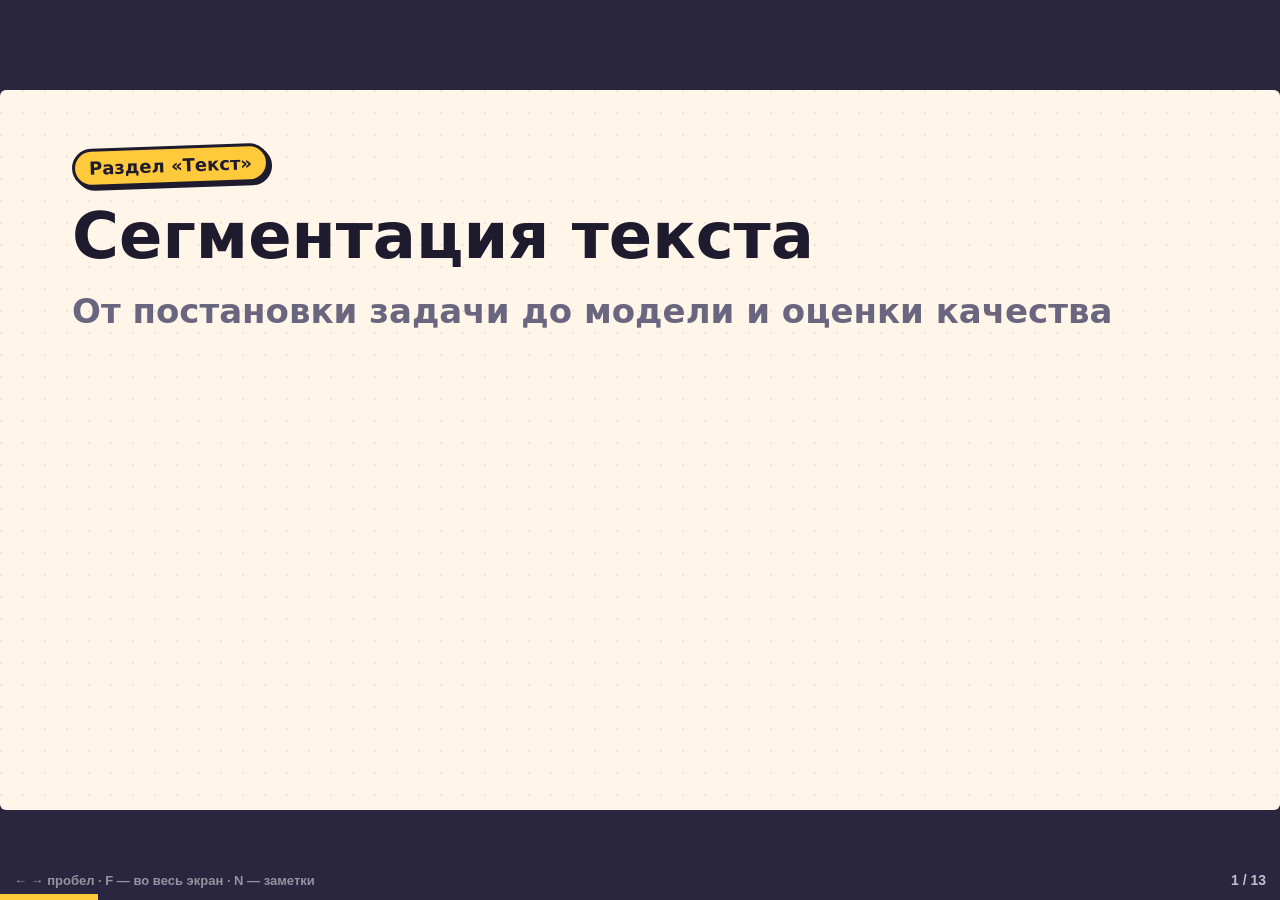
<file: 07-segment/slides.html>
<!doctype html>
<html lang="ru">
<head>
<meta charset="utf-8">
<meta name="viewport" content="width=device-width, initial-scale=1">
<title>Сегментация текста</title>
<link rel="stylesheet" href="../shared/slides.css">
<style>
  table.t { border-collapse: collapse; font-size: 20px; width: 100%; background: #fff; border: 3px solid var(--ink); }
  table.t th, table.t td { padding: 6px 11px; border-bottom: 2px solid var(--soft); text-align: left; }
  table.t th { background: #fff3c4; }
  .w { display: inline-block; text-align: center; border: 2px solid var(--ink); border-radius: 8px; padding: 5px 9px; margin: 3px; font-weight: 800; font-size: 21px; background: #fff; }
  .w small { display: block; font: 700 14px var(--mono); color: var(--muted); }
  .w.per { background: #ffd8d8; } .w.org { background: #dbe9ff; } .w.loc { background: #dff7ea; }
  pre.c { font: 600 18px/1.4 var(--mono); background: #fff; border: 3px solid var(--ink); border-radius: 12px; padding: 12px 16px; margin: 8px 0; }
</style>
</head>
<body>
<div id="deck">

<section class="slide">
  <span class="kicker">Раздел «Текст»</span>
  <h1>Сегментация текста</h1>
  <p class="big muted">От постановки задачи до модели и оценки качества</p>
  <aside class="notes">Сегодня уровень выше: проходим полный цикл ML-проекта на реальной разметке.</aside>
</section>

<section class="slide">
  <span class="kicker">Карта задач</span>
  <h2>Что делают с текстом</h2>
  <table class="t">
    <tr><th>Задача</th><th>Ответ модели</th><th>Пример</th></tr>
    <tr><td><b>Классификация</b></td><td>класс на весь текст</td><td>спам, тональность</td></tr>
    <tr><td><b>Сегментация / разметка слов</b></td><td>класс каждому слову</td><td>имена в договоре</td></tr>
    <tr><td><b>Деление на фрагменты</b></td><td>границы частей</td><td>разделы документа, абзацы по темам</td></tr>
    <tr><td><b>Поиск ответа</b></td><td>отрезок текста</td><td>вопрос по инструкции</td></tr>
    <tr><td><b>Перевод, суммаризация</b></td><td>новый текст</td><td>краткий пересказ</td></tr>
    <tr><td><b>Генерация</b></td><td>продолжение текста</td><td>чат-боты</td></tr>
  </table>
  <aside class="notes">Важно: термин «сегментация текста» используют в двух смыслах: разметка слов и деление на фрагменты. Мы практикуем первый.</aside>
</section>

<section class="slide">
  <span class="kicker">Постановка</span>
  <h2>Картинка: класс пикселю. Текст: класс слову</h2>
  <p>
    <span class="w per">Медведев<small>B-PER</small></span>
    <span class="w">посетил<small>O</small></span>
    <span class="w">завод<small>O</small></span>
    <span class="w org">КамАЗ<small>B-ORG</small></span>
    <span class="w">в<small>O</small></span>
    <span class="w loc">Татарстане<small>B-LOC</small></span>
  </p>
  <div class="cols" style="grid-template-columns:1fr 1fr 1fr">
    <div class="card"><h3>Вход</h3><p>N слов</p></div>
    <div class="card"><h3>Выход</h3><p>N тегов</p></div>
    <div class="card"><h3>Обучение</h3><p>ошибка на каждом слове</p></div>
  </div>
  <p>Частный случай называют <b>NER</b>, распознавание именованных сущностей.</p>
</section>

<section class="slide">
  <span class="kicker">Разметка</span>
  <h2>Схема BIO: где сущность начинается</h2>
  <p>
    <span class="w per">Дмитрий<small>B-PER</small></span>
    <span class="w per">Медведев<small>I-PER</small></span>
    <span class="w">и<small>O</small></span>
    <span class="w per">Владимир<small>B-PER</small></span>
    <span class="w per">Путин<small>I-PER</small></span>
  </p>
  <p class="step"><b>B</b> начало, <b>I</b> продолжение, <b>O</b> вне сущности.</p>
  <p class="step">Без B два человека подряд слились бы в одного.</p>
  <p class="step">Нарушение: <code>I-ORG</code> после <code>O</code>. Простая сеть такое допускает, CRF-слой запрещает.</p>
</section>

<section class="slide">
  <span class="kicker">Где применяют</span>
  <h2>Зачем бизнесу разметка слов</h2>
  <div class="cols">
    <div class="card b"><h3>Документы</h3><p>стороны, суммы и даты в договорах</p></div>
    <div class="card y"><h3>Медицина</h3><p>диагнозы и препараты в картах</p></div>
    <div class="card g"><h3>Поддержка</h3><p>номер заказа и город из обращения</p></div>
    <div class="card r"><h3>Безопасность</h3><p>скрытие персональных данных</p></div>
  </div>
</section>

<section class="slide">
  <span class="kicker">Подходы</span>
  <h2>Как решают: от правил к трансформерам</h2>
  <table class="t">
    <tr><th>Подход</th><th>Идея</th><th>Плюс</th><th>Минус</th></tr>
    <tr><td>Правила, словари</td><td>регулярки, справочники</td><td>нужно мало данных</td><td>хрупко</td></tr>
    <tr><td>CRF</td><td>признаки слова и соседей</td><td>быстро, понятно</td><td>признаки вручную</td></tr>
    <tr><td><b>CNN</b></td><td>окно соседних слов</td><td>просто, быстро</td><td>видит только окно</td></tr>
    <tr><td>BiLSTM + CRF</td><td>контекст с двух сторон</td><td>точнее</td><td>медленнее</td></tr>
    <tr><td>BERT</td><td>внимание ко всему тексту</td><td>лучшее качество</td><td>нужны ресурсы</td></tr>
  </table>
  <p>На практике сегодня CNN: свёртки вы уже знаете. LSTM в следующей теме.</p>
</section>

<section class="slide">
  <span class="kicker">Инструменты</span>
  <h2>Чем пользоваться</h2>
  <div class="cols">
    <div class="card"><h3>Готовые модели</h3><p><b>Natasha</b>, <b>spaCy</b>, <b>DeepPavlov</b>: русский NER из коробки</p></div>
    <div class="card"><h3>Своё обучение</h3><p><b>PyTorch</b>, <b>Hugging Face Transformers</b></p></div>
    <div class="card"><h3>Разметка данных</h3><p><b>Label Studio</b>, <b>Doccano</b></p></div>
    <div class="card"><h3>Метрики и подбор</h3><p><b>seqeval</b>, <b>Optuna</b></p></div>
  </div>
  <p>Правило: сначала проверьте готовую модель, своя нужна для своих сущностей.</p>
</section>

<section class="slide">
  <span class="kicker">Наш проект</span>
  <h2>Конвейер практики</h2>
  <table class="t">
    <tr><th>Шаг</th><th>Что делаем</th><th>Ловушка</th></tr>
    <tr><td>EDA</td><td>классы, длины</td><td>85% слов имеют тег O</td></tr>
    <tr><td>Разделение</td><td>80 / 10 / 10</td><td>делим до словаря</td></tr>
    <tr><td>Предобработка</td><td>словарь, UNK, паддинг</td><td>паддинг не считаем в ошибке</td></tr>
    <tr><td>Модель</td><td>Embedding → Conv1d → Linear</td><td>Conv1d ждёт другой порядок осей</td></tr>
    <tr><td>Подбор</td><td>сетка по val</td><td>test не трогаем</td></tr>
    <tr><td>Оценка</td><td>F1 на test</td><td>accuracy обманывает</td></tr>
  </table>
  <p>Данные: Collection3, 13 тыс. предложений из новостей; люди, организации, места.</p>
</section>

<section class="slide">
  <span class="kicker">Архитектура</span>
  <h2>Свёртка идёт по словам</h2>
<pre class="c">x        (батч, длина)             номера слов
Embedding (батч, длина, 64)        вектор на слово
transpose (батч, 64, длина)
Conv1d×2  (батч, filters, длина)   окно kernel слов
Linear    (батч, длина, 7)         7 оценок на слово</pre>
  <p class="step">Отличие от классификации: нет усреднения, длина сохраняется.</p>
  <p class="step"><code>padding=kernel//2</code> нужен, чтобы ответов было столько же, сколько слов.</p>
</section>

<section class="slide">
  <span class="kicker">Метрики</span>
  <h2>Почему accuracy врёт</h2>
  <div class="cols">
    <div class="card r"><h3>Ленивая модель</h3><p>всё помечает O: accuracy около 85%, найдено 0 сущностей</p></div>
    <div class="card g"><h3>F1</h3><p><code>P</code> = верные / найденные<br><code>R</code> = верные / существующие<br><code>F1 = 2PR / (P + R)</code></p></div>
  </div>
  <p class="step">В ноутбуке F1 считается <b>по словам</b>, макро-среднее без O.</p>
  <p class="step">Строже считает <code>seqeval</code>: сущность верна, только если совпали все её слова.</p>
</section>

<section class="slide">
  <span class="kicker">Гиперпараметры</span>
  <h2>Веса учит сеть, гиперпараметры выбираем мы</h2>
  <table class="t">
    <tr><th>Имя</th><th>Мало</th><th>Много</th></tr>
    <tr><td><code>lr</code></td><td>учится долго</td><td>скачет, не сходится</td></tr>
    <tr><td><code>emb_dim, filters</code></td><td>не хватает сил</td><td>переобучение, медленно</td></tr>
    <tr><td><code>kernel</code></td><td>не видит соседей</td><td>размывает границы</td></tr>
    <tr><td><code>dropout</code></td><td>переобучение</td><td>недообучение</td></tr>
    <tr><td><code>batch</code></td><td>шумный шаг</td><td>медленные эпохи</td></tr>
    <tr><td><code>epochs</code></td><td>недоучилась</td><td>переобучилась</td></tr>
  </table>
</section>

<section class="slide">
  <span class="kicker">Подбор</span>
  <h2>Как искать хорошие значения</h2>
  <div class="cols" style="grid-template-columns:1fr 1fr 1fr">
    <div class="card"><h3>Сетка</h3><p>все комбинации: 5 параметров по 3 значения = 243 запуска</p></div>
    <div class="card"><h3>Случайный поиск</h3><p>лучше сетки при том же числе запусков: важных параметров обычно мало</p></div>
    <div class="card"><h3>Optuna</h3><p>следующую попытку выбирает по прошлым результатам</p></div>
  </div>
  <p class="step">Начните с <code>lr</code>: он обычно влияет сильнее всего.</p>
  <p class="step">Сравниваем по <b>val</b>. На <b>test</b> смотрим один раз, в самом конце.</p>
</section>

<section class="slide">
  <span class="kicker">Итог</span>
  <h2>Что запомнить</h2>
  <p class="step">Сегментация текста = класс каждому слову, схема BIO.</p>
  <p class="step">Классы несбалансированы, поэтому F1, а не accuracy.</p>
  <p class="step">Словарь только по train, паддинг вне ошибки.</p>
  <p class="step">Val выбирает, test оценивает один раз.</p>
  <p class="big">Открываем ноутбук →</p>
</section>

</div>
<script src="../shared/slides.js"></script>
</body>
</html>
</file>
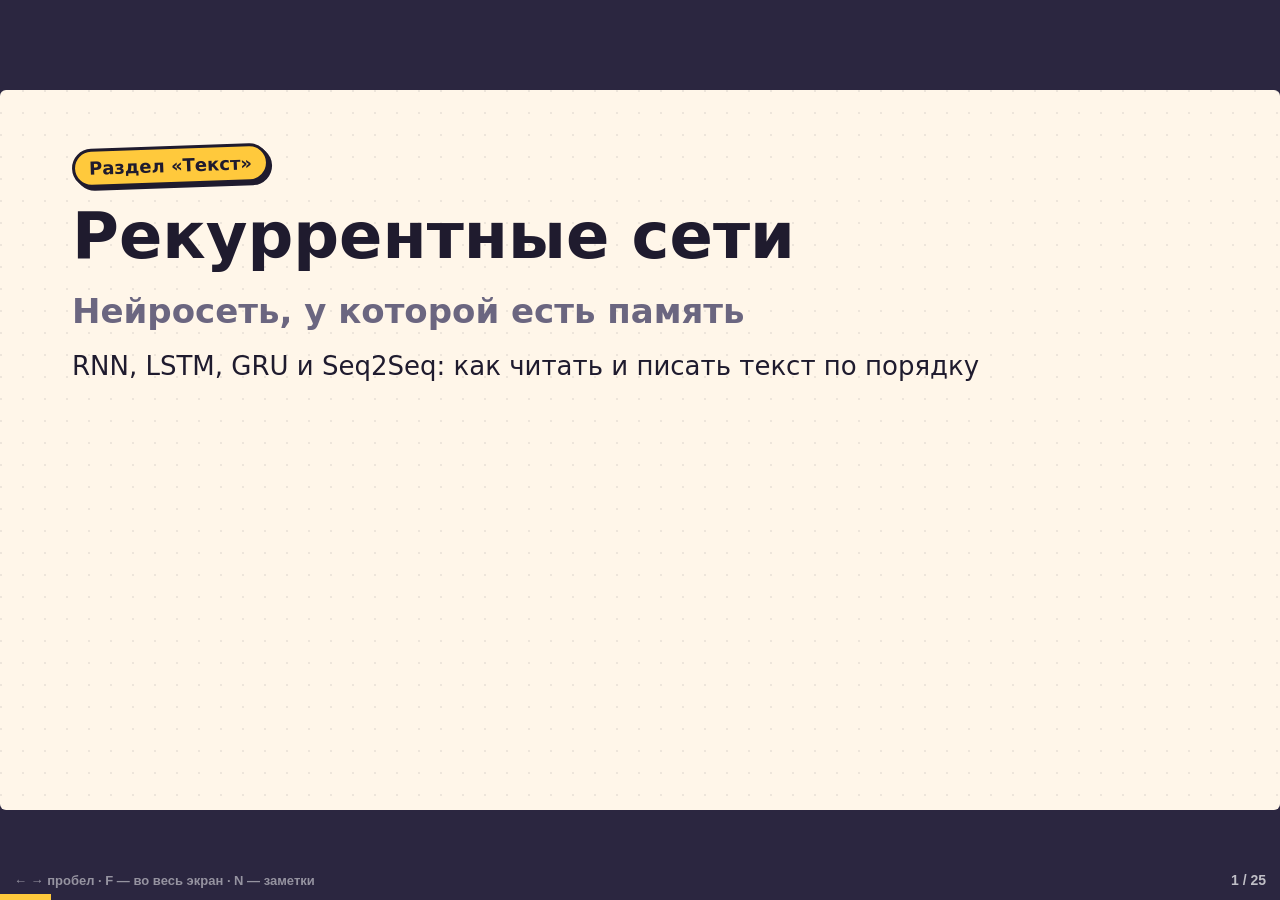
<file: 09-rnn/slides.html>
<!doctype html>
<html lang="ru">
<head>
<meta charset="utf-8">
<meta name="viewport" content="width=device-width, initial-scale=1">
<title>Рекуррентные сети</title>
<link rel="stylesheet" href="../shared/slides.css">
<style>
  table.t { border-collapse: collapse; font-size: 22px; width: 100%; background: #fff; border: 3px solid var(--ink); }
  table.t th, table.t td { padding: 7px 12px; border-bottom: 2px solid var(--soft); text-align: left; }
  table.t th { background: #fff3c4; }
  .chain { display: flex; align-items: center; gap: 10px; margin: 14px 0 18px; flex-wrap: nowrap; }
  .cell { border: 3px solid var(--ink); border-radius: 14px; background: #ece9ff; box-shadow: 3px 3px 0 var(--ink); padding: 10px 14px; text-align: center; font-weight: 800; font-size: 20px; min-width: 120px; }
  .cell small { display: block; font: 700 15px var(--mono); color: var(--muted); margin-top: 4px; }
  .arr { font-size: 30px; font-weight: 900; }
  .word { display: inline-block; border: 2px solid var(--ink); border-radius: 8px; padding: 4px 10px; background: #fff; font-weight: 800; font-size: 22px; margin: 3px; }
  .word.hot { background: #ffc93c; }
  .bars { display: flex; align-items: flex-end; gap: 8px; height: 190px; margin: 10px 0; }
  .bars div { width: 56px; background: var(--b); border: 2px solid var(--ink); border-radius: 6px 6px 0 0; position: relative; }
  .bars div span { position: absolute; top: -26px; left: 0; right: 0; text-align: center; font: 700 15px var(--mono); }
  .ball { display: inline-block; width: 44px; height: 44px; border-radius: 50%; background: var(--a); border: 3px solid var(--ink); }
  .frame { display: inline-flex; align-items: center; justify-content: center; width: 150px; height: 110px; background: #fff; border: 3px solid var(--ink); border-radius: 12px; margin-right: 10px; position: relative; }
  .belt { display: flex; align-items: center; gap: 10px; margin: 8px 0; }
  .belt .line { flex: 1; height: 8px; background: var(--ink); border-radius: 4px; }
  .belt .lbl { font-weight: 800; font-size: 20px; min-width: 170px; }
  .belt .op { border: 3px solid var(--ink); border-radius: 50%; width: 92px; height: 92px; display: flex; flex-direction: column; align-items: center; justify-content: center; font-size: 32px; font-weight: 900; box-shadow: 3px 3px 0 var(--ink); }
  .belt .op small { font-size: 14px; font-weight: 700; }
  .belt .op.r { background: #ffe5e5; } .belt .op.g { background: #dff7ea; } .belt .op.b { background: #e3eeff; border-radius: 14px; width: 120px; }
  .mbars { display: flex; align-items: flex-end; gap: 8px; height: 230px; margin-top: 34px; border-bottom: 3px solid var(--ink); }
  .mbars div { flex: 1; background: var(--b); border: 2px solid var(--ink); border-bottom: 0; border-radius: 6px 6px 0 0; position: relative; transition: height 0.2s; }
  .mbars div.hot { background: var(--bad); }
  .mbars div span { position: absolute; top: -26px; left: -6px; right: -6px; text-align: center; font: 700 14px var(--mono); }
</style>
</head>
<body>
<div id="deck">

<section class="slide">
  <span class="kicker">Раздел «Текст»</span>
  <h1>Рекуррентные сети</h1>
  <p class="big muted">Нейросеть, у которой есть память</p>
  <p>RNN, LSTM, GRU и Seq2Seq: как читать и писать текст по порядку</p>
  <aside class="notes">Тема трудная, поэтому идём от бытовых примеров к формулам, а формул почти нет.</aside>
</section>

<section class="slide">
  <span class="kicker">Проблема</span>
  <h2>Прошлые сети не знают порядка</h2>
  <div class="cols">
    <div class="card"><h3>Собака укусила человека</h3><p class="muted">обычная новость</p></div>
    <div class="card r"><h3>Человек укусил собаку</h3><p class="muted">сенсация</p></div>
  </div>
  <p class="step" style="margin-top:22px">Мешок слов для обеих фраз одинаковый: те же три слова.</p>
  <p class="step">Среднее эмбеддингов тоже одинаковое. <b>Порядок потерян.</b></p>
</section>

<section class="slide">
  <span class="kicker">Разминка</span>
  <h2>Куда движется мячик?</h2>
  <div class="row">
    <div class="frame"><span class="ball"></span></div>
    <p class="big">→ ?</p>
  </div>
  <p class="step">По одному кадру не понять.</p>
  <div class="row step" style="margin-top:10px">
    <div class="frame"><span class="ball" style="position:absolute;left:12px"></span></div>
    <div class="frame"><span class="ball"></span></div>
    <div class="frame"><span class="ball" style="position:absolute;right:12px"></span></div>
    <p class="big">→ вправо!</p>
  </div>
  <p class="step">Нужна <b>память о прошлом</b>. Текст — тоже последовательность.</p>
</section>

<section class="slide">
  <span class="kicker">Идея</span>
  <h2>Читаем по слову и держим заметку в голове</h2>
  <div class="chain">
    <div class="cell">ячейка<small>«Сборная»</small></div><span class="arr">→</span>
    <div class="cell">ячейка<small>«выиграла»</small></div><span class="arr">→</span>
    <div class="cell">ячейка<small>«финал»</small></div><span class="arr">→</span>
    <div class="cell" style="background:#dff7ea">спорт</div>
  </div>
  <p class="step">Стрелка между ячейками — это <b>память</b> <code>h</code>: короткая заметка «о чём текст».</p>
  <p class="step">Ячейка одна и та же, просто применяется к каждому слову по очереди.</p>
  <p class="step">Поэтому сеть читает текст <b>любой длины</b>.</p>
</section>

<section class="slide">
  <span class="kicker">Без формул</span>
  <h2>Что делает ячейка на каждом шаге</h2>
  <div class="card y"><p class="big" style="margin:0">новая память = смесь(старая память, новое слово)</p></div>
  <div class="cols c3" style="margin-top:24px">
    <div class="card step"><h3>Вход</h3><p>вектор слова из Embedding</p></div>
    <div class="card step"><h3>Память</h3><p>вектор длины <code>hidden</code></p></div>
    <div class="card step"><h3>Веса</h3><p>одни на все шаги, сеть учит их сама</p></div>
  </div>
  <p class="step" style="margin-top:18px">Для классификации берём <b>последнюю</b> память и ставим после неё <code>Linear</code>.</p>
</section>

<section class="slide">
  <span class="kicker">Игрушечный пример</span>
  <h2>Память = старая × 0,5 + новое слово</h2>
  <p>Первое слово = 1, остальные = 0. Что от него осталось?</p>
  <div class="bars">
    <div style="height:180px"><span>1</span></div>
    <div style="height:90px"><span>0,5</span></div>
    <div style="height:45px"><span>0,25</span></div>
    <div style="height:22px"><span>0,13</span></div>
    <div style="height:11px"><span>0,06</span></div>
    <div style="height:6px"><span>0,03</span></div>
  </div>
  <p class="step">Через 10 слов осталось около <b>0,002</b>. Это <b>проблема забывания</b>.</p>
  <p class="step">В ноутбуке вы напишете эту память сами, в одну строку.</p>
</section>

<section class="slide" data-demo="mem">
  <span class="kicker">Попробуйте сами</span>
  <h2>Покрутите память: h = h × w + слово</h2>
  <div class="row" style="gap:14px;margin-bottom:6px">
    <button class="btn on" id="m-one">Одно слово в начале</button>
    <button class="btn" id="m-all">Слово на каждом шаге</button>
  </div>
  <label class="ctl">Множитель памяти w: <b id="m-w">0.5</b>
    <input type="range" id="m-range" min="0.1" max="1.5" step="0.05" value="0.5"></label>
  <div class="mbars" id="m-bars"></div>
  <p class="big" id="m-msg" style="margin-top:8px"></p>
  <aside class="notes">Пусть студенты угадают заранее: что будет при w = 1? при w = 1,3? Потом покрутите.</aside>
</section>

<section class="slide">
  <span class="kicker">Проблема забывания</span>
  <h2>Короткий контекст RNN помнит, длинный — нет</h2>
  <p>Москва — это столица <span class="word hot">России</span>: подсказка рядом, легко.</p>
  <p class="step" style="margin-top:14px">Я часто бывал в <span class="word hot">Англии</span>, где так промозгло осенью, но невероятно комфортно летом. Все жители крайне приветливы. Я нашёл там много друзей. Поэтому я хорошо говорю по-…</p>
  <p class="step big">Подсказка в начале, ответ в конце. Простая RNN её уже «забыла».</p>
</section>

<section class="slide">
  <span class="kicker">Обратная беда</span>
  <h2>Взрыв: если множитель больше 1</h2>
  <table class="t">
    <tr><th>Шаг</th><td>1</td><td>2</td><td>3</td><td>5</td><td>10</td><td>20</td></tr>
    <tr><th>Память при × 2</th><td>1</td><td>3</td><td>7</td><td>31</td><td>1 023</td><td>1 048 575</td></tr>
  </table>
  <p class="step" style="margin-top:18px">Шаги обучения становятся огромными, и loss улетает: в ноутбуке LXP был <code>loss: 150734175731712</code>.</p>
  <p class="step">Лекарство: <code>tanh</code> внутри ячейки и <b>обрезка градиента</b> <code>clip_grad_norm_</code>.</p>
</section>

<section class="slide">
  <span class="kicker">LSTM</span>
  <h2>Почему простой RNN мало</h2>
  <div class="cols">
    <div class="card r"><h3>RNN</h3><p>одна заметка <code>h</code></p><p>каждое слово <b>переписывает</b> её целиком</p><p class="muted">через 20 слов начало стёрто</p></div>
    <div class="card g"><h3>LSTM</h3><p>заметка <code>h</code> + <b>лента памяти</b> <code>c</code></p><p>слова только <b>правят</b> ленту: что-то стёрли, что-то дописали</p><p class="muted">важное живёт сотни шагов</p></div>
  </div>
  <p class="step" style="margin-top:20px">LSTM — Long Short-Term Memory, «долгая краткосрочная память». Придумана в 1997 году именно против забывания.</p>
</section>

<section class="slide">
  <span class="kicker">LSTM изнутри</span>
  <h2>Лента памяти — это конвейер</h2>
  <div class="belt">
    <span class="lbl">старая лента c</span>
    <span class="op r">×<small>забыть</small></span>
    <span class="line"></span>
    <span class="op g">+<small>записать</small></span>
    <span class="line"></span>
    <span class="lbl">новая лента c</span>
  </div>
  <div class="belt" style="margin-top:4px">
    <span class="lbl" style="visibility:hidden">старая лента c</span>
    <span style="flex:1"></span>
    <span class="op b">→ h<small>сказать</small></span>
    <span class="lbl">выход h</span>
  </div>
  <p class="step">Лента едет вдоль всего текста. На каждом слове с ней делают только две простые вещи: <b>умножают</b> (стирают часть) и <b>прибавляют</b> (дописывают).</p>
  <p class="step">Никакой полной перезаписи нет, поэтому сигнал из начала текста доезжает до конца.</p>
</section>

<section class="slide">
  <span class="kicker">Вентиль</span>
  <h2>Вентиль — это кран от 0 до 1</h2>
  <div class="cols c3">
    <div class="card r"><h3>🧽 Забывания <code>f</code></h3><p>сколько <b>оставить</b> от старой ленты</p></div>
    <div class="card g"><h3>✏️ Входной <code>i</code></h3><p>сколько <b>записать</b> нового</p></div>
    <div class="card b"><h3>🗣 Выходной <code>o</code></h3><p>сколько ленты <b>показать</b> в <code>h</code></p></div>
  </div>
  <p class="step" style="margin-top:20px">Каждый кран смотрит на текущее слово и прошлую заметку <code>h</code>, а потом выдаёт число через сигмоиду: 0 — закрыт, 1 — открыт.</p>
  <p class="step">Когда открывать краны, сеть учится сама. Мы их не настраиваем.</p>
</section>

<section class="slide">
  <span class="kicker">Пример</span>
  <h2>LSTM читает текст: что происходит с лентой</h2>
  <table class="t">
    <tr><th>Слово</th><th>🧽 забыть</th><th>✏️ записать</th><th>Лента после</th></tr>
    <tr><td>Я жил в <b>Англии</b></td><td>—</td><td>страна = Англия</td><td>Англия</td></tr>
    <tr><td>погода, друзья, лето…</td><td>закрыт</td><td>почти ничего</td><td>Англия</td></tr>
    <tr><td>потом переехал во <b>Францию</b></td><td><b>открыт</b>: стереть Англию</td><td>страна = Франция</td><td>Франция</td></tr>
    <tr><td>поэтому говорю по-…</td><td>закрыт</td><td>—</td><td>🗣 выход: «французски»</td></tr>
  </table>
  <p class="step" style="margin-top:16px">Простая RNN к концу помнила бы «лето» и «друзей», а не страну.</p>
  <aside class="notes">Это упрощение: на деле лента — вектор из сотен чисел, и разные числа хранят разное. Но логика кранов именно такая.</aside>
</section>

<section class="slide">
  <span class="kicker">Формулы, но простыми словами</span>
  <h2>Один шаг LSTM</h2>
<pre class="py sm"><span class="n">f</span> = σ(слово, h)          <span class="c"># 🧽 сколько оставить от ленты: 0…1</span>
<span class="n">i</span> = σ(слово, h)          <span class="c"># ✏️ сколько записать: 0…1</span>
<span class="n">g</span> = tanh(слово, h)       <span class="c">#    ЧТО записать: −1…1</span>
<span class="hl">c = f · c + i · g</span>        <span class="c"># лента: стёрли часть, дописали новое</span>
<span class="n">o</span> = σ(слово, h)          <span class="c"># 🗣 сколько показать</span>
<span class="n">h</span> = o · tanh(c)          <span class="c"># новая заметка = выход шага</span></pre>
  <p class="step" style="margin-top:16px">У каждой из четырёх формул с весами свои веса, поэтому LSTM в <b>4 раза</b> тяжелее простой RNN.</p>
  <p class="step">Главная строка выделена: там <b>плюс</b>, а не перезапись. Поэтому LSTM не забывает.</p>
</section>

<section class="slide">
  <span class="kicker">GRU</span>
  <h2>GRU: облегчённая LSTM</h2>
  <p>Gated Recurrent Unit, 2014 год. Нет отдельной ленты, всего <b>два</b> крана:</p>
  <div class="cols">
    <div class="card y"><h3>Обновления <code>z</code></h3><p>сколько памяти заменить новым</p><p class="muted">объединяет «забыть» и «записать» LSTM</p></div>
    <div class="card p"><h3>Сброса <code>r</code></h3><p>сколько прошлого учесть, когда придумываем новое</p></div>
  </div>
<pre class="py sm step" style="margin-top:16px"><span class="n">h</span> = (<span class="n">1</span> − z) · h  +  z · новое      <span class="c"># z = 0: ничего не меняем, z = 1: пишем новое</span></pre>
  <p class="step" style="margin-top:12px">Что не стёрли, то и осталось: одна ручка вместо двух.</p>
</section>

<section class="slide">
  <span class="kicker">Сравнение</span>
  <h2>RNN, LSTM или GRU?</h2>
  <table class="t">
    <tr><th></th><th>RNN</th><th>LSTM</th><th>GRU</th></tr>
    <tr><td>Краны</td><td>нет</td><td>3</td><td>2</td></tr>
    <tr><td>Память</td><td><code>h</code></td><td><code>h</code> и лента <code>c</code></td><td><code>h</code></td></tr>
    <tr><td>Параметров при 64 → 64</td><td>8 320</td><td>33 280</td><td>24 960</td></tr>
    <tr><td>Длинный контекст</td><td>❌ забывает</td><td>✅</td><td>✅</td></tr>
    <tr><td>Скорость</td><td>быстрая</td><td>медленнее всех</td><td>посередине</td></tr>
    <tr><td>PyTorch</td><td><code>nn.RNN</code></td><td><code>nn.LSTM</code></td><td><code>nn.GRU</code></td></tr>
  </table>
  <p class="step" style="margin-top:14px">Правило: начните с <b>GRU</b> или <b>LSTM</b>, по качеству они обычно близки. Простую RNN — только для понимания.</p>
</section>

<section class="slide">
  <span class="kicker">Как применять</span>
  <h2>Четыре схемы: сколько входов и выходов</h2>
  <div class="cols">
    <div class="card g"><h3>Много → один</h3><p>классификация текста, тональность</p><p class="muted">берём последнюю <code>h</code> · <b>наша практика</b></p></div>
    <div class="card b"><h3>Много → много (поровну)</h3><p>тег каждому слову</p><p class="muted">берём весь <code>out</code> · <b>тема 7</b></p></div>
    <div class="card y"><h3>Один → много</h3><p>генерация: подпись к картинке, музыка</p><p class="muted">ответ шага подаём на вход следующему</p></div>
    <div class="card r"><h3>Много → много (разной длины)</h3><p>перевод, пересказ, чат-бот</p><p class="muted"><b>Seq2Seq</b> — дальше</p></div>
  </div>
</section>

<section class="slide">
  <span class="kicker">Seq2Seq</span>
  <h2>Перевод: кодировщик и декодировщик</h2>
  <div class="chain" style="gap:6px">
    <div class="cell">я</div><div class="cell">люблю</div><div class="cell">кошек</div>
    <span class="arr">→</span>
    <div class="cell" style="background:#ffc93c;min-width:100px">вектор<small>смысл</small></div>
    <span class="arr">→</span>
    <div class="cell" style="background:#dff7ea">I</div><div class="cell" style="background:#dff7ea">love</div><div class="cell" style="background:#dff7ea">cats</div><div class="cell" style="background:#dff7ea;min-width:80px">&lt;EOS&gt;</div>
  </div>
  <div class="cols">
    <div class="card step"><h3>Кодировщик (encoder)</h3><p>LSTM читает русскую фразу. Его последняя память — <b>смысл фразы</b>.</p></div>
    <div class="card step"><h3>Декодировщик (decoder)</h3><p>Другая LSTM стартует с этого смысла и пишет английские слова по одному, пока не скажет <code>&lt;EOS&gt;</code>.</p></div>
  </div>
  <p class="step" style="margin-top:16px">Длина входа и выхода может быть разной: 3 слова → 3 слова, 5 → 8.</p>
</section>

<section class="slide">
  <span class="kicker">Seq2Seq</span>
  <h2>Как декодировщик пишет ответ</h2>
  <table class="t">
    <tr><th>Шаг</th><th>Вход декодировщика</th><th>Выход</th></tr>
    <tr><td>1</td><td><code>&lt;BOS&gt;</code> «начни»</td><td>I</td></tr>
    <tr><td>2</td><td>I</td><td>love</td></tr>
    <tr><td>3</td><td>love</td><td>cats</td></tr>
    <tr><td>4</td><td>cats</td><td><code>&lt;EOS&gt;</code> «конец»</td></tr>
  </table>
  <p class="step" style="margin-top:14px"><b>При обучении</b> на вход даём правильное прошлое слово, а не догадку сети (teacher forcing): так учится быстрее.</p>
  <p class="step"><b>При работе</b> подаём собственный ответ прошлого шага.</p>
</section>

<section class="slide">
  <span class="kicker">Seq2Seq в коде</span>
  <h2>Вся идея в одном классе</h2>
<pre class="py sm"><span class="k">class</span> <span class="f">Seq2Seq</span>(nn.Module):
    <span class="k">def</span> <span class="f">__init__</span>(self):
        <span class="k">super</span>().__init__()
        self.emb_src = nn.Embedding(RU_VOCAB, <span class="n">64</span>)
        self.emb_tgt = nn.Embedding(EN_VOCAB, <span class="n">64</span>)
        self.encoder = nn.LSTM(<span class="n">64</span>, <span class="n">128</span>, batch_first=<span class="k">True</span>)
        self.decoder = nn.LSTM(<span class="n">64</span>, <span class="n">128</span>, batch_first=<span class="k">True</span>)
        self.head = nn.Linear(<span class="n">128</span>, EN_VOCAB)          <span class="c"># оценка каждого англ. слова</span>

    <span class="k">def</span> <span class="f">forward</span>(self, src, tgt_in):
        _, (h, c) = self.encoder(self.emb_src(src))           <span class="c"># смысл фразы</span>
        out, _ = self.decoder(self.emb_tgt(tgt_in), (h, c))   <span class="c"># старт со смысла</span>
        <span class="k">return</span> self.head(out)                           <span class="c"># (батч, длина, EN_VOCAB)</span></pre>
  <p class="step" style="margin-top:12px">Ключ — <code>(h, c)</code> кодировщика передаём декодировщику как начальную память.</p>
</section>

<section class="slide">
  <span class="kicker">Предел Seq2Seq</span>
  <h2>Узкое горлышко → внимание → трансформеры</h2>
  <div class="cols c3">
    <div class="card r step"><h3>Проблема</h3><p>смысл длинного абзаца сжат в <b>один</b> вектор</p></div>
    <div class="card y step"><h3>Внимание (2014)</h3><p>декодировщик на каждом шаге <b>заглядывает</b> во все слова входа</p></div>
    <div class="card g step"><h3>Трансформер (2017)</h3><p>оставили только внимание, без RNN. Так устроены GPT и BERT</p></div>
  </div>
  <p class="step" style="margin-top:20px">Схема «кодировщик → декодировщик» из Seq2Seq живёт в переводчиках до сих пор.</p>
</section>

<section class="slide">
  <span class="kicker">Код</span>
  <h2>Полезные настройки слоёв</h2>
<pre class="py sm">nn.<span class="f">GRU</span>(<span class="n">64</span>, <span class="n">64</span>, batch_first=<span class="k">True</span>)                <span class="c"># out, h — как у RNN</span>
nn.<span class="f">LSTM</span>(<span class="n">64</span>, <span class="n">64</span>, batch_first=<span class="k">True</span>)               <span class="c"># out, (h, c)</span>
nn.<span class="f">LSTM</span>(<span class="n">64</span>, <span class="n">64</span>, num_layers=<span class="n">2</span>, dropout=<span class="n">0.3</span>)       <span class="c"># стопка из двух слоёв</span>
nn.<span class="f">LSTM</span>(<span class="n">64</span>, <span class="n">64</span>, bidirectional=<span class="k">True</span>)             <span class="c"># читает слева и справа</span></pre>
  <table class="t" style="margin-top:14px">
    <tr><th>Keras в LXP</th><th>PyTorch у нас</th></tr>
    <tr><td><code>SimpleRNN(n)</code> / <code>LSTM(n)</code> / <code>GRU(n)</code></td><td><code>nn.RNN</code> / <code>nn.LSTM</code> / <code>nn.GRU</code>, берём <code>h[-1]</code></td></tr>
    <tr><td><code>return_sequences=True</code></td><td>берём <code>out</code>: память после каждого слова</td></tr>
    <tr><td><code>Bidirectional(LSTM(n))</code></td><td><code>bidirectional=True</code>, в <code>out</code> вдвое больше чисел</td></tr>
  </table>
  <p class="step" style="margin-top:10px">Двусторонний слой хорош для классификации и разметки, но не для генерации: будущего там ещё нет.</p>
</section>

<section class="slide">
  <span class="kicker">Практика</span>
  <h2>Новости трёх категорий: RNN против LSTM</h2>
  <table class="t">
    <tr><th>Шаг</th><th>Ловушка</th></tr>
    <tr><td>Перемешать и разделить</td><td>без перемешивания в val попадает один класс, val accuracy = 0</td></tr>
    <tr><td>Нули добавить <b>слева</b></td><td>справа сеть в конце читает пустоту</td></tr>
    <tr><td>RNN, 20 эпох</td><td>быстро забывает начало</td></tr>
    <tr><td>LSTM, 100 эпох</td><td>переобучение: сохраняем лучшую эпоху по val</td></tr>
    <tr><td>Test один раз</td><td>сравниваем две сети честно</td></tr>
  </table>
  <aside class="notes">В моём прогоне на test: RNN около 0,58, LSTM около 0,87. В ноутбуке LXP val accuracy = 0 из-за validation_split без перемешивания.</aside>
</section>

<section class="slide">
  <span class="kicker">Где применяют</span>
  <h2>Всё, где важен порядок</h2>
  <div class="cols c3">
    <div class="card"><h3>Текст</h3><p>перевод, генерация, чат-боты</p></div>
    <div class="card"><h3>Звук</h3><p>распознавание речи, музыка</p></div>
    <div class="card"><h3>Время</h3><p>курсы, погода, датчики</p></div>
  </div>
  <p class="step" style="margin-top:22px">Сегодня в больших моделях RNN заменили <b>трансформеры</b>: они видят весь текст сразу. Но идея памяти осталась.</p>
</section>

<section class="slide">
  <span class="kicker">Итог</span>
  <h2>Что запомнить</h2>
  <p class="step">RNN читает по слову и несёт <b>память</b>, веса одни на все шаги.</p>
  <p class="step">Простая память <b>забывает</b> начало или <b>взрывается</b>.</p>
  <p class="step">LSTM: лента памяти и три крана — забыть, записать, сказать. GRU: то же на двух кранах.</p>
  <p class="step">Seq2Seq: кодировщик сжимает фразу в смысл, декодировщик пишет ответ по слову.</p>
  <p class="step">Для классификации берём последнюю память → <code>Linear</code>.</p>
  <p class="big">Открываем ноутбук →</p>
</section>

</div>
<script src="../shared/slides.js"></script>
<script>
Deck.demos.mem = () => {
  const r = document.getElementById('m-range'), wv = document.getElementById('m-w');
  const bars = document.getElementById('m-bars'), msg = document.getElementById('m-msg');
  const one = document.getElementById('m-one'), all = document.getElementById('m-all');
  let mode = 'one';
  const draw = () => {
    const w = +r.value; wv.textContent = w.toFixed(2);
    let h = 0; const hs = [];
    for (let i = 0; i < 12; i++) { h = h * w + (mode === 'all' || i === 0 ? 1 : 0); hs.push(h); }
    const top = Math.max(...hs, 1);
    bars.innerHTML = hs.map(v => `<div class="${v > 10 ? 'hot' : ''}" style="height:${Math.max(2, v / top * 100)}%"><span>${v < 10 ? v.toFixed(2) : Math.round(v)}</span></div>`).join('');
    const last = hs[11];
    if (last > 10) msg.textContent = '💥 Взрыв: память растёт без остановки';
    else if (w > 1.02) msg.textContent = '📈 Растёт: каждое слово усиливает старую память';
    else if (mode === 'one' && last < 0.05) msg.textContent = '🫥 Забыла: от первого слова почти ничего не осталось';
    else if (mode === 'one' && w >= 0.95) msg.textContent = '🧠 Помнит первое слово до конца';
    else msg.textContent = mode === 'one' ? 'Первое слово постепенно стирается' : 'Память копится, но не взрывается';
  };
  one.onclick = () => { mode = 'one'; one.classList.add('on'); all.classList.remove('on'); draw(); };
  all.onclick = () => { mode = 'all'; all.classList.add('on'); one.classList.remove('on'); draw(); };
  r.oninput = draw; draw();
};
const cur = document.querySelector('.slide.active');
if (cur && Deck.demos[cur.dataset.demo]) Deck.demos[cur.dataset.demo](cur);
</script>
</body>
</html>
</file>
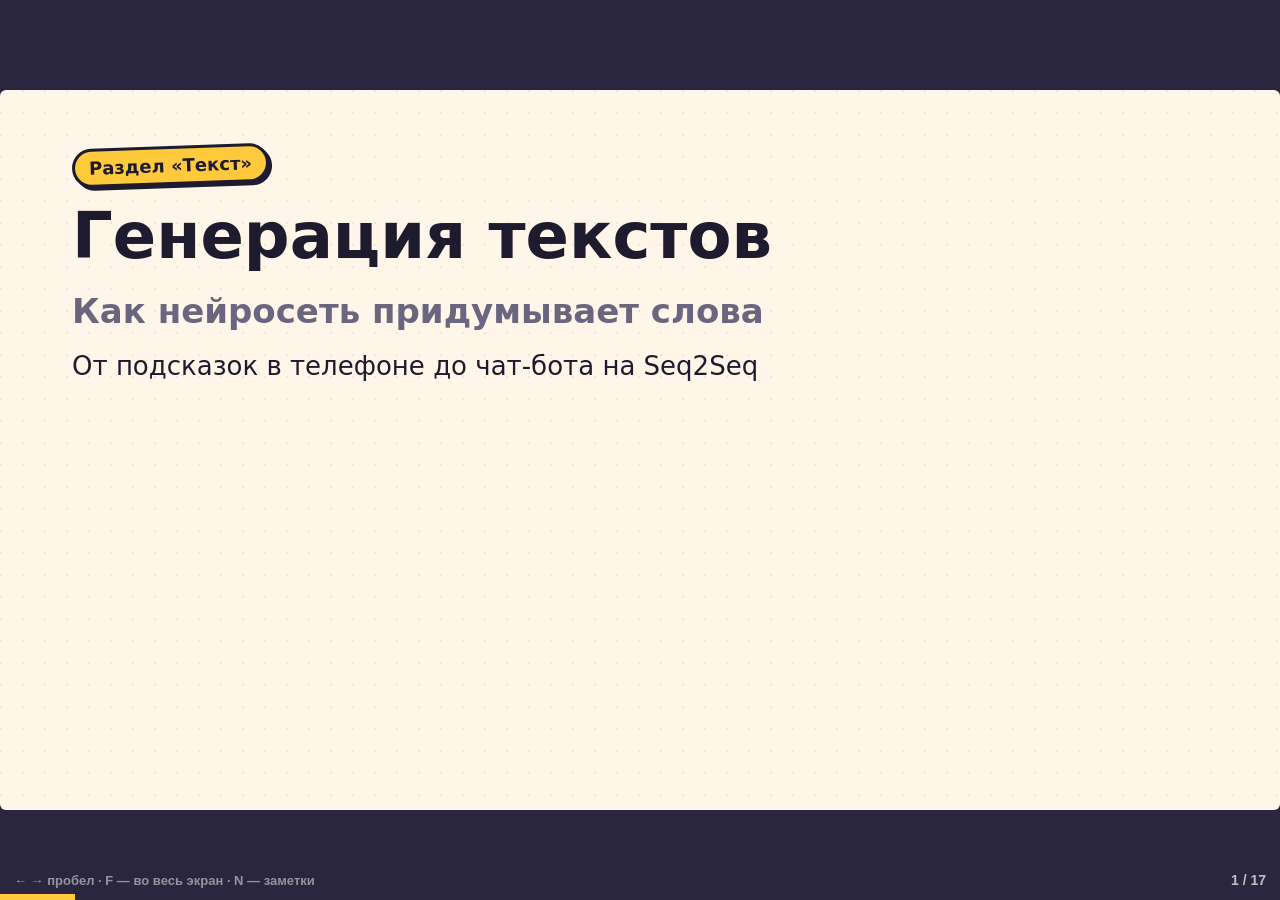
<file: 10-textgen/slides.html>
<!doctype html>
<html lang="ru">
<head>
<meta charset="utf-8">
<meta name="viewport" content="width=device-width, initial-scale=1">
<title>Генерация текстов</title>
<link rel="stylesheet" href="../shared/slides.css">
<style>
  table.t { border-collapse: collapse; font-size: 22px; width: 100%; background: #fff; border: 3px solid var(--ink); }
  table.t th, table.t td { padding: 7px 12px; border-bottom: 2px solid var(--soft); text-align: left; }
  table.t th { background: #fff3c4; }
  .chain { display: flex; align-items: center; gap: 8px; margin: 12px 0 18px; }
  .cell { border: 3px solid var(--ink); border-radius: 12px; background: #ece9ff; box-shadow: 3px 3px 0 var(--ink); padding: 8px 12px; text-align: center; font-weight: 800; font-size: 20px; }
  .cell small { display: block; font: 700 14px var(--mono); color: var(--muted); }
  .arr { font-size: 28px; font-weight: 900; }
  .phone { background: #fff; border: 3px solid var(--ink); border-radius: 22px; box-shadow: var(--sh); padding: 18px 22px; width: 520px; }
  .phone .msg { font-size: 26px; margin-bottom: 14px; }
  .sugg { display: flex; gap: 10px; }
  .sugg span { flex: 1; text-align: center; background: var(--soft); border: 2px solid var(--ink); border-radius: 10px; padding: 8px; font-weight: 800; font-size: 22px; }
  .sugg span.top { background: var(--c); }
  .pbar { display: grid; grid-template-columns: 150px 1fr 70px; align-items: center; gap: 10px; margin: 7px 0; font-size: 22px; font-weight: 700; }
  .pbar .b { height: 30px; background: var(--b); border: 2px solid var(--ink); border-radius: 6px; transition: width 0.25s; }
  .pbar .v { font-family: var(--mono); font-size: 19px; }
  #t-out { font: 700 22px var(--mono); background: #fff; border: 3px solid var(--ink); border-radius: 12px; padding: 10px 14px; min-height: 52px; }
</style>
</head>
<body>
<div id="deck">

<section class="slide">
  <span class="kicker">Раздел «Текст»</span>
  <h1>Генерация текстов</h1>
  <p class="big muted">Как нейросеть придумывает слова</p>
  <p>От подсказок в телефоне до чат-бота на Seq2Seq</p>
</section>

<section class="slide">
  <span class="kicker">Вы это видели</span>
  <h2>Подсказки над клавиатурой</h2>
  <div class="phone">
    <div class="msg">Привет! Как …</div>
    <div class="sugg"><span>ты</span><span class="top">дела</span><span>же</span></div>
  </div>
  <p class="step" style="margin-top:22px">Телефон <b>угадывает следующее слово</b>. Нажмите подсказку — он угадает ещё одно.</p>
  <p class="step">Если жать подсказки подряд, получится целая фраза. Это и есть <b>генерация текста</b>.</p>
  <aside class="notes">Попросите студентов открыть телефон и понажимать среднюю подсказку 10 раз подряд. Прочитайте вслух, что вышло.</aside>
</section>

<section class="slide">
  <span class="kicker">Главная идея</span>
  <h2>Генерация = угадать следующее слово. Повторить.</h2>
  <div class="chain">
    <div class="cell">я</div><span class="arr">→</span>
    <div class="cell">не<small>угадали</small></div><span class="arr">→</span>
    <div class="cell">знаю<small>угадали</small></div><span class="arr">→</span>
    <div class="cell">где<small>угадали</small></div><span class="arr">→</span>
    <div class="cell">он<small>угадали</small></div>
  </div>
  <p class="step">Каждое новое слово добавляем к тексту и снова спрашиваем: «а что дальше?»</p>
  <p class="step big">ChatGPT работает так же. Только угадывает намного лучше.</p>
</section>

<section class="slide">
  <span class="kicker">Самый простой способ</span>
  <h2>Т9 на счётчиках: что идёт после слова?</h2>
  <p>Считаем по 12 тысячам диалогов из фильмов, какие слова шли после «как»:</p>
  <table class="t">
    <tr><th>После «как»</th><th>Сколько раз</th><th>Вероятность</th></tr>
    <tr><td>же</td><td>120</td><td>40%</td></tr>
    <tr><td>ты</td><td>95</td><td>32%</td></tr>
    <tr><td>дела</td><td>45</td><td>15%</td></tr>
    <tr><td>вы</td><td>40</td><td>13%</td></tr>
  </table>
  <p class="step" style="margin-top:14px">Никакой нейросети: просто таблица частот. В ноутбуке вы соберёте её в одну строку.</p>
  <aside class="notes">Числа на слайде условные, для иллюстрации. Настоящие студенты увидят в ноутбуке.</aside>
</section>

<section class="slide">
  <span class="kicker">Ловушка</span>
  <h2>Всегда брать самое частое — плохая идея</h2>
  <div class="card r"><p class="big" style="margin:0">я не знаю что я не знаю что я не знаю…</p></div>
  <p class="step" style="margin-top:22px">Жадный выбор <b>зацикливается</b>: из одного слова всегда выходит одно и то же.</p>
  <p class="step">Люди так не говорят. Нужна <b>случайность</b>: частые слова — чаще, редкие — иногда.</p>
</section>

<section class="slide" data-demo="temp">
  <span class="kicker">Температура</span>
  <h2>Ручка «смелости»: температура</h2>
  <div class="cols wide-left">
    <div>
      <div id="t-bars"></div>
      <label class="ctl">Температура: <b id="t-val">1.0</b>
        <input type="range" id="t-range" min="0.1" max="3" step="0.1" value="1"></label>
    </div>
    <div>
      <button class="btn primary" id="t-gen">🎲 Сгенерировать</button>
      <p style="font-size:20px;margin-top:12px">«Как …»</p>
      <div id="t-out"></div>
    </div>
  </div>
  <p style="margin-top:12px">Мало (0.2): чаще всего «же», скучно. Много (2.5): «вы» и «дела» не хуже, весело и бессвязно.</p>
  <aside class="notes">Покрутите ползунок вживую. Спросите: какую температуру поставили бы для юридического документа, а какую для стихов?</aside>
</section>

<section class="slide">
  <span class="kicker">Предел Т9</span>
  <h2>Т9 не умеет отвечать</h2>
  <div class="cols">
    <div class="card r"><h3>Что видит Т9</h3><p>только <b>одно</b> предыдущее слово</p><p class="muted">вопрос ему безразличен</p></div>
    <div class="card g"><h3>Что нужно боту</h3><p>прочитать <b>весь вопрос</b>, понять смысл и только потом писать ответ</p></div>
  </div>
  <p class="step" style="margin-top:22px">Читать текст с памятью умеет LSTM (прошлая тема). Значит, нужно две LSTM: одна <b>слушает</b>, другая <b>говорит</b>.</p>
</section>

<section class="slide">
  <span class="kicker">Seq2Seq</span>
  <h2>Как работает переводчик-синхронист</h2>
  <div class="cols">
    <div class="card b step"><h3>👂 Кодировщик</h3><p>дослушивает фразу до конца и держит смысл в голове</p><p class="muted">LSTM читает вопрос → память <code>(h, c)</code></p></div>
    <div class="card g step"><h3>🗣 Декодировщик</h3><p>по смыслу произносит ответ слово за словом</p><p class="muted">LSTM стартует с <code>(h, c)</code> и пишет ответ</p></div>
  </div>
  <p class="step" style="margin-top:20px">Seq2Seq = Sequence to Sequence, «последовательность в последовательность». Длины вопроса и ответа могут быть разными.</p>
</section>

<section class="slide">
  <span class="kicker">Seq2Seq</span>
  <h2>Схема чат-бота</h2>
  <div class="chain">
    <div class="cell">как</div><div class="cell">дела</div>
    <span class="arr">→</span>
    <div class="cell" style="background:#ffc93c">(h, c)<small>смысл</small></div>
    <span class="arr">→</span>
    <div class="cell" style="background:#dff7ea">&lt;BOS&gt;</div><span class="arr">→</span>
    <div class="cell" style="background:#dff7ea">нормально</div><span class="arr">→</span>
    <div class="cell" style="background:#dff7ea">&lt;EOS&gt;</div>
  </div>
  <table class="t">
    <tr><th>Служебное слово</th><th>Значит</th></tr>
    <tr><td><code>&lt;BOS&gt;</code></td><td>«начни ответ»: первое слово для декодировщика</td></tr>
    <tr><td><code>&lt;EOS&gt;</code></td><td>«ответ закончен»: здесь останавливаемся</td></tr>
    <tr><td><code>&lt;PAD&gt;</code> / <code>&lt;UNK&gt;</code></td><td>пустое место / незнакомое слово</td></tr>
  </table>
  <aside class="notes">В Keras-ноутбуке LXP это теги &lt;START&gt; и &lt;END&gt;.</aside>
</section>

<section class="slide">
  <span class="kicker">Обучение</span>
  <h2>Учим со «шпаргалкой» (teacher forcing)</h2>
  <p>Декодировщику на каждом шаге даём <b>правильное</b> прошлое слово, а он угадывает следующее:</p>
  <table class="t">
    <tr><th>Шаг</th><th>1</th><th>2</th><th>3</th></tr>
    <tr><td>Вход декодировщика</td><td><code>&lt;BOS&gt;</code></td><td>ждёт</td><td>вас</td></tr>
    <tr><td>Должен угадать</td><td>ждёт</td><td>вас</td><td><code>&lt;EOS&gt;</code></td></tr>
  </table>
  <p class="step" style="margin-top:16px">Выход — это вход, <b>сдвинутый на одно слово</b>. В ноутбуке это одна функция в две строки.</p>
  <p class="step">Так сеть учится быстро: одна ошибка не ломает весь ответ.</p>
</section>

<section class="slide">
  <span class="kicker">Ответ</span>
  <h2>Как бот пишет ответ</h2>
  <ol style="font-size:26px;line-height:1.5;margin:0 0 14px;padding-left:34px">
    <li>Кодировщик читает вопрос → память</li>
    <li class="step">Даём декодировщику <code>&lt;BOS&gt;</code> → оценки всех слов</li>
    <li class="step">Выбираем слово: самое вероятное или случайно с температурой</li>
    <li class="step">Подаём выбранное слово обратно → следующее слово</li>
    <li class="step">Пока не выпадет <code>&lt;EOS&gt;</code> или не кончится лимит</li>
  </ol>
  <p class="step big">Шпаргалки больше нет: бот опирается на свои же слова.</p>
</section>

<section class="slide">
  <span class="kicker">Код</span>
  <h2>Seq2Seq в PyTorch: главное — передать память</h2>
<pre class="py sm"><span class="k">class</span> <span class="f">Seq2Seq</span>(nn.Module):
    <span class="k">def</span> <span class="f">__init__</span>(self, vocab):
        <span class="k">super</span>().__init__()
        self.emb = nn.Embedding(vocab, <span class="n">128</span>)
        self.encoder = nn.LSTM(<span class="n">128</span>, <span class="n">256</span>, batch_first=<span class="k">True</span>)
        self.decoder = nn.LSTM(<span class="n">128</span>, <span class="n">256</span>, batch_first=<span class="k">True</span>)
        self.head = nn.Linear(<span class="n">256</span>, vocab)

    <span class="k">def</span> <span class="f">forward</span>(self, q, dec_in):
        _, (h, c) = self.encoder(self.emb(q))               <span class="c"># смысл вопроса</span>
        out, _ = self.decoder(self.emb(dec_in), (h, c))     <span class="c"># старт со смысла</span>
        <span class="k">return</span> self.head(out)</pre>
  <table class="t" style="margin-top:14px">
    <tr><th>Keras в LXP</th><th>PyTorch у нас</th></tr>
    <tr><td><code>LSTM(150, return_state=True)</code></td><td><code>out, (h, c) = lstm(x)</code> — состояние есть всегда</td></tr>
    <tr><td><code>initial_state=encoderStates</code></td><td>второй аргумент: <code>decoder(x, (h, c))</code></td></tr>
  </table>
</section>

<section class="slide">
  <span class="kicker">Что получилось</span>
  <h2>Наш бот после 30 эпох</h2>
  <table class="t">
    <tr><th>Вы</th><th>Бот (строго)</th><th>Бот (температура 0.8)</th></tr>
    <tr><td>привет</td><td>что ты здесь делаешь</td><td>ева они говорят не попасть</td></tr>
    <tr><td>ты кто</td><td>я я</td><td>я белый кот</td></tr>
    <tr><td>где мы</td><td>нигде</td><td>нигде</td></tr>
    <tr><td>как дела</td><td>да сочинил</td><td>в чем дело</td></tr>
  </table>
  <p class="step" style="margin-top:16px">Похоже на реплики из кино. Смысла немного, но форма ответа уже человеческая.</p>
  <aside class="notes">Это реальный прогон решения на CPU. У студентов ответы будут другими: случайная инициализация и сэмплирование.</aside>
</section>

<section class="slide">
  <span class="kicker">Почему так</span>
  <h2>Почему бот часто говорит «я не знаю»</h2>
  <div class="cols c3">
    <div class="card step"><h3>Частые ответы</h3><p>«да», «нет», «не знаю» подходят почти к любому вопросу</p></div>
    <div class="card step"><h3>Мало данных</h3><p>12 тысяч пар — капля. GPT читал триллионы слов</p></div>
    <div class="card step"><h3>Узкое горлышко</h3><p>весь вопрос сжат в один вектор <code>(h, c)</code></p></div>
  </div>
  <p class="step" style="margin-top:20px">Лекарства: больше данных → <b>внимание</b> (декодировщик заглядывает во все слова вопроса) → <b>трансформеры</b>.</p>
</section>

<section class="slide">
  <span class="kicker">Где применяют</span>
  <h2>Генерация вокруг нас</h2>
  <div class="cols">
    <div class="card"><h3>💬 Чат-боты</h3><p>поддержка, ассистенты</p></div>
    <div class="card"><h3>🌍 Переводчики</h3><p>Seq2Seq родился именно здесь</p></div>
    <div class="card"><h3>📰 Тексты</h3><p>новости, описания товаров</p></div>
    <div class="card"><h3>💻 Код</h3><p>подсказки в редакторе кода</p></div>
  </div>
</section>

<section class="slide">
  <span class="kicker">Задание LXP</span>
  <h2>Свой бот на своём датасете</h2>
  <table class="t">
    <tr><th>Этап</th><th>Что делаем</th></tr>
    <tr><td>1. Датасет</td><td>пары «вопрос → ответ», около 10 тысяч: интернет, свои переписки, разговорник</td></tr>
    <tr><td>2. Очистка</td><td>убрать смайлики, ссылки, мусор</td></tr>
    <tr><td>3. Коды</td><td>токены → номера, <code>&lt;BOS&gt;</code> и <code>&lt;EOS&gt;</code></td></tr>
    <tr><td>4. Обучение</td><td>Seq2Seq из ноутбука</td></tr>
    <tr><td>5. Проверка</td><td>поговорить с ботом</td></tr>
  </table>
  <p class="step" style="margin-top:12px">Для продвинутых: разговорник с переводами → свой переводчик.</p>
</section>

<section class="slide">
  <span class="kicker">Итог</span>
  <h2>Что запомнить</h2>
  <p class="step">Генерация = угадать следующее слово и повторить.</p>
  <p class="step">Жадный выбор зацикливается, <b>температура</b> добавляет смелости.</p>
  <p class="step">Seq2Seq: кодировщик слушает, декодировщик говорит, между ними память <code>(h, c)</code>.</p>
  <p class="step">Учим со шпаргалкой, отвечаем сами — от <code>&lt;BOS&gt;</code> до <code>&lt;EOS&gt;</code>.</p>
  <p class="big">Открываем ноутбук →</p>
</section>

</div>
<script src="../shared/slides.js"></script>
<script>
const T_WORDS = [["же", 120], ["ты", 95], ["дела", 45], ["вы", 40]];
const T_NEXT = { "же": ["так", "ты", "это"], "ты": ["здесь", "сюда", "мог"], "дела": ["идут", "у вас", "в школе"], "вы": ["сюда", "смеете", "там"] };
function tProbs(t) {
  const p = T_WORDS.map(([, c]) => Math.pow(c, 1 / t)), s = p.reduce((a, b) => a + b, 0);
  return p.map(x => x / s);
}
Deck.demos.temp = () => {
  const r = document.getElementById('t-range'), val = document.getElementById('t-val');
  const bars = document.getElementById('t-bars'), out = document.getElementById('t-out');
  const draw = () => {
    const t = +r.value, p = tProbs(t);
    val.textContent = t.toFixed(1);
    bars.innerHTML = T_WORDS.map(([w], i) =>
      `<div class="pbar"><span>как ${w}</span><div class="b" style="width:${Math.max(2, p[i] * 100)}%"></div><span class="v">${Math.round(p[i] * 100)}%</span></div>`).join('');
  };
  document.getElementById('t-gen').onclick = () => {
    const p = tProbs(+r.value); let x = Math.random(), i = 0;
    while (i < p.length - 1 && x > p[i]) { x -= p[i]; i++; }
    const w = T_WORDS[i][0], n = T_NEXT[w];
    out.textContent = `как ${w} ${n[Math.floor(Math.random() * n.length)]}…`;
  };
  r.oninput = draw; draw(); out.textContent = '';
};
const cur = document.querySelector('.slide.active');
if (cur && Deck.demos[cur.dataset.demo]) Deck.demos[cur.dataset.demo](cur);
</script>
</body>
</html>
</file>
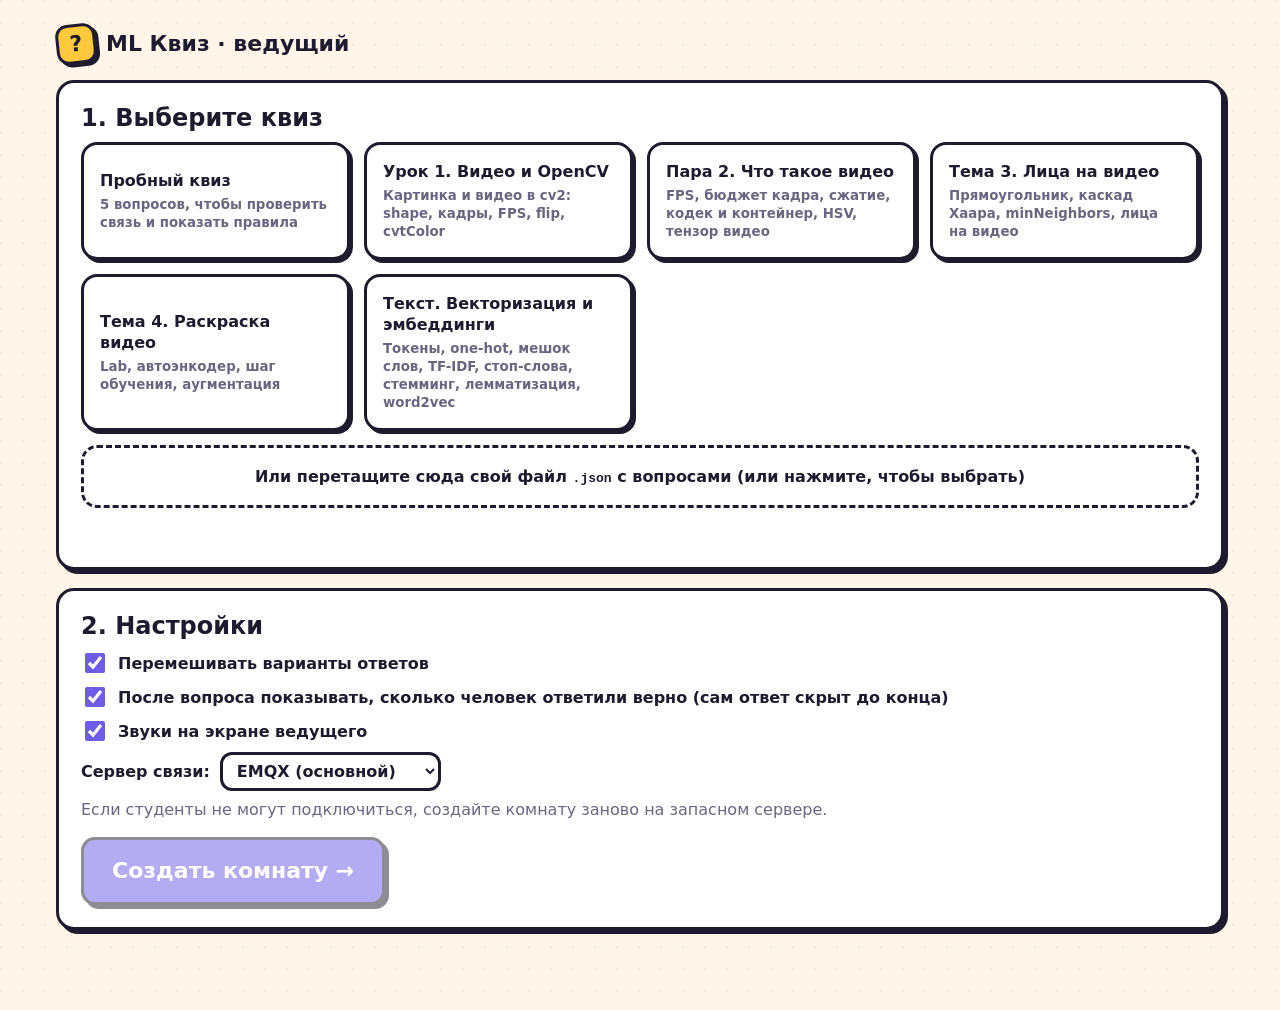
<file: quiz/host.html>
<!doctype html>
<html lang="ru">
<head>
<meta charset="utf-8">
<meta name="viewport" content="width=device-width, initial-scale=1">
<!-- Студентам показываем корень сайта: корневой index.html перенаправляет в quiz/ -->
<meta name="join-path" content="../">
<title>ML Квиз — ведущий</title>
<link rel="icon" href="data:image/svg+xml,%3Csvg xmlns='http://www.w3.org/2000/svg' viewBox='0 0 64 64'%3E%3Crect x='4' y='4' width='56' height='56' rx='14' fill='%236C5CE7' stroke='%231F1B2E' stroke-width='5'/%3E%3Ctext x='32' y='45' font-size='34' text-anchor='middle' font-family='Segoe UI' font-weight='900' fill='%23fff'%3E?%3C/text%3E%3C/svg%3E">
<link rel="stylesheet" href="assets/style.css">
</head>
<body class="host">
<main id="app"></main>
<div id="net" class="net"></div>
<script src="assets/common.js"></script>
<script src="assets/host.js"></script>
</body>
</html>
</file>
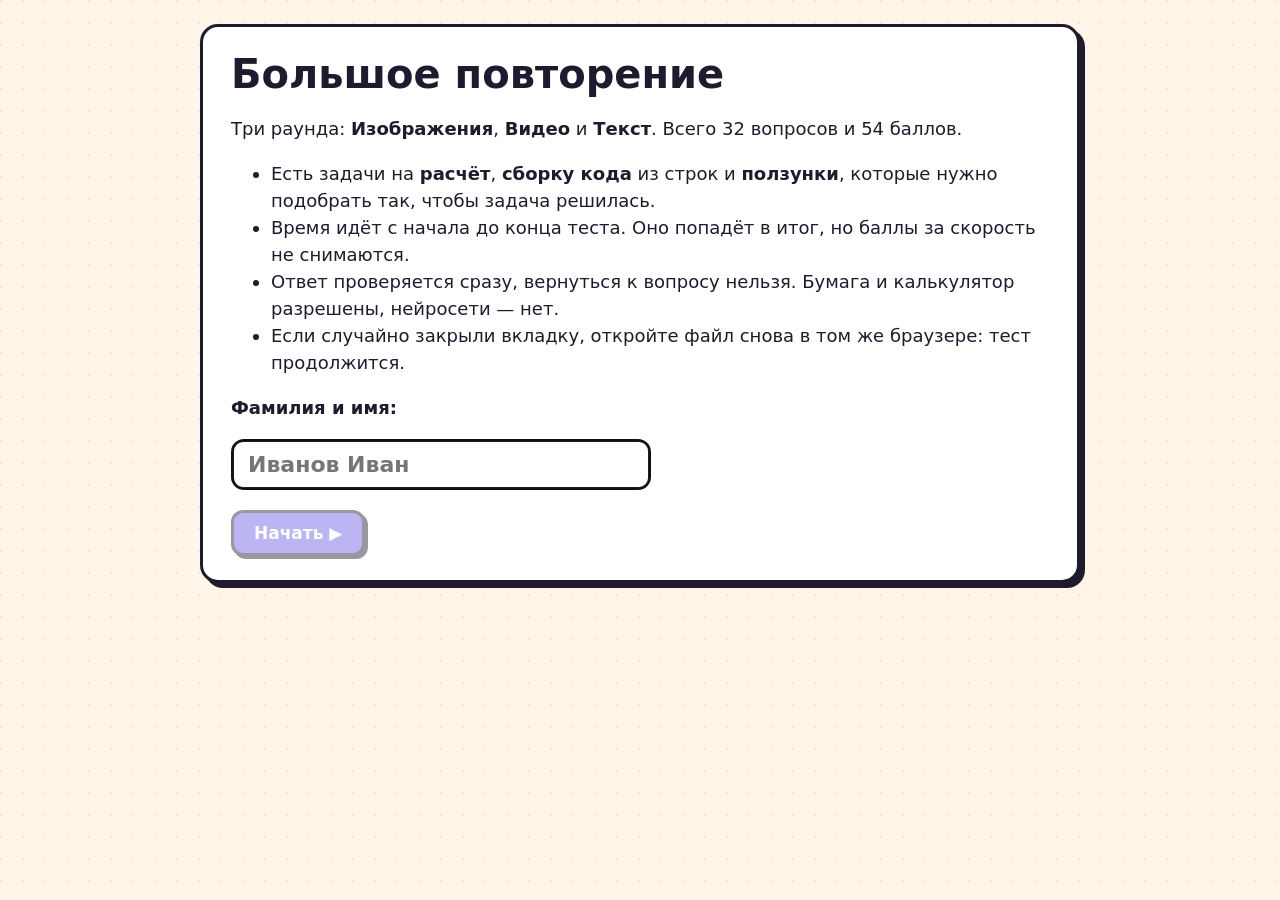
<file: review/review.html>
<!doctype html>
<html lang="ru">
<head>
<meta charset="utf-8">
<meta name="viewport" content="width=device-width, initial-scale=1">
<title>Большое повторение</title>
<style>
  :root {
    --bg: #fff6e9; --ink: #1f1b2e; --muted: #6b6680; --soft: #f3ece0; --card: #fff;
    --primary: #6c5ce7; --ok: #2fb36d; --bad: #e5484d; --y: #ffc93c; --b: #4d96ff;
    --mono: Consolas, "Cascadia Mono", "Courier New", monospace;
    font-family: "Segoe UI", system-ui, -apple-system, Roboto, sans-serif;
  }
  * { box-sizing: border-box; }
  body { margin: 0; background: var(--bg) radial-gradient(circle at 1px 1px, rgba(31,27,46,.07) 1.5px, transparent 0) 0 0 / 22px 22px; color: var(--ink); min-height: 100vh; }
  button, input { font: inherit; color: inherit; }
  .wrap { max-width: 920px; margin: 0 auto; padding: 24px 20px 60px; }
  header { display: flex; align-items: center; gap: 14px; flex-wrap: wrap; margin-bottom: 18px; }
  header .chip { font-weight: 800; padding: 6px 14px; border: 3px solid var(--ink); border-radius: 999px; background: var(--y); box-shadow: 3px 3px 0 var(--ink); }
  header .grow { flex: 1; }
  header .stat { font: 700 18px var(--mono); background: #fff; border: 3px solid var(--ink); border-radius: 12px; padding: 4px 12px; }
  .progress { height: 10px; background: #fff; border: 2px solid var(--ink); border-radius: 99px; overflow: hidden; margin-bottom: 18px; }
  .progress div { height: 100%; background: var(--primary); transition: width .3s; }
  .card { background: var(--card); border: 3px solid var(--ink); border-radius: 18px; box-shadow: 5px 5px 0 var(--ink); padding: 24px 28px; }
  h1 { font-size: 40px; margin: 0 0 12px; font-weight: 900; }
  h2 { font-size: 26px; margin: 0 0 14px; line-height: 1.3; }
  p, li { font-size: 18px; line-height: 1.5; }
  .muted { color: var(--muted); }
  code { font-family: var(--mono); background: rgba(31,27,46,.08); padding: 1px 6px; border-radius: 6px; font-size: .92em; }
  pre.code { font: 16px/1.55 var(--mono); background: #1f1b2e; color: #f4f0ff; border-radius: 12px; padding: 12px 16px; white-space: pre; overflow-x: auto; margin: 10px 0; }
  .btn { display: inline-flex; align-items: center; gap: 8px; padding: 10px 20px; border: 3px solid var(--ink); border-radius: 12px; background: #fff; box-shadow: 3px 3px 0 var(--ink); font-weight: 800; cursor: pointer; font-size: 17px; }
  .btn:active { transform: translate(2px,2px); box-shadow: 1px 1px 0 var(--ink); }
  .btn.primary { background: var(--primary); color: #fff; }
  .btn:disabled { opacity: .45; cursor: default; }
  .row { display: flex; gap: 12px; align-items: center; flex-wrap: wrap; }
  .actions { display: flex; gap: 12px; margin-top: 20px; align-items: center; }
  .opt { display: block; width: 100%; text-align: left; margin: 8px 0; padding: 12px 16px; border: 3px solid var(--ink); border-radius: 12px; background: #fff; cursor: pointer; font-size: 18px; }
  .opt.sel { background: #ece9ff; }
  .opt.right { background: #dff7ea; border-color: var(--ok); }
  .opt.wrong { background: #ffe5e5; border-color: var(--bad); }
  input.num, input.name { font: 700 22px var(--mono); padding: 10px 14px; border: 3px solid var(--ink); border-radius: 12px; width: 280px; }
  input.name { font-family: inherit; width: 100%; max-width: 420px; }
  .hint { background: #fff3c4; border: 2px dashed var(--ink); border-radius: 12px; padding: 10px 14px; margin-top: 12px; font-size: 17px; }
  .fb { margin-top: 16px; padding: 14px 18px; border-radius: 12px; border: 3px solid; font-size: 17px; line-height: 1.5; }
  .fb.ok { background: #dff7ea; border-color: var(--ok); }
  .fb.no { background: #ffe5e5; border-color: var(--bad); }
  .ord-label { font-weight: 800; margin: 14px 0 6px; }
  .ord-box { min-height: 52px; border: 3px dashed var(--ink); border-radius: 12px; padding: 8px; background: #fbf8ff; }
  .ord-line { display: block; width: 100%; text-align: left; font: 15px/1.4 var(--mono); white-space: pre; background: #fff; border: 2px solid var(--ink); border-radius: 8px; padding: 6px 10px; margin: 4px 0; cursor: pointer; }
  .ord-line:hover { background: #fff3c4; }
  .ord-box .ord-line { background: #1f1b2e; color: #f4f0ff; }
  .ord-box .ord-line:hover { background: #3a3352; }
  .ord-box .ord-line .n { color: #8f88b0; margin-right: 10px; }
  .lock .ord-line, .lock .opt { pointer-events: none; }
  label.ctl { display: block; font-weight: 700; font-size: 18px; margin: 10px 0; }
  label.ctl b { font-family: var(--mono); }
  input[type=range] { width: 100%; accent-color: var(--primary); }
  canvas { display: block; border: 3px solid var(--ink); border-radius: 12px; background: #fff; max-width: 100%; }
  .canv-row { display: flex; gap: 16px; flex-wrap: wrap; align-items: flex-start; }
  .formula { font: 700 20px var(--mono); background: #fff; border: 3px solid var(--ink); border-radius: 12px; padding: 10px 14px; margin-top: 8px; }
  table.res { border-collapse: collapse; width: 100%; font-size: 18px; margin: 12px 0; }
  table.res th, table.res td { border-bottom: 2px solid var(--soft); padding: 8px 10px; text-align: left; }
  table.res th { background: #fff3c4; }
  .codebox { font: 700 17px var(--mono); background: #fff; border: 3px solid var(--ink); border-radius: 12px; padding: 12px; word-break: break-all; }
  .rev { border-left: 6px solid var(--ok); background: #fff; padding: 10px 14px; margin: 10px 0; border-radius: 0 12px 12px 0; }
  .rev.no { border-color: var(--bad); }
  .rev p { margin: 4px 0; font-size: 16px; }
  .big { font-size: 56px; font-weight: 900; margin: 6px 0; }
  .secgrid { display: grid; grid-template-columns: repeat(3, 1fr); gap: 14px; margin: 16px 0; }
  .secgrid div { background: #fff; border: 3px solid var(--ink); border-radius: 14px; padding: 12px; text-align: center; font-weight: 800; }
  a { color: var(--primary); }
  textarea { width: 100%; font: 15px var(--mono); border: 3px solid var(--ink); border-radius: 12px; padding: 10px; }
</style>
</head>
<body>
<div class="wrap" id="app"></div>
<script>
'use strict';
const DATA = JSON.parse(new TextDecoder().decode(Uint8Array.from(atob('[base64]/QvtC70L3QvtGB0LLRj9C30L3Rg9GOINGB0LXRgtGMINGH0LXRgNC10LcgYEZsYXR0ZW5gLiDQodC60L7Qu9GM0LrQviDRh9C40YHQtdC7INC/0L7Qu9GD0YfQsNC10YIg0L/QtdGA0LLRi9C5INGB0LvQvtC5PyIsICJhbnN3ZXIiOiAxMjI4OCwgImV4cGxhaW4iOiAiNjQgwrcgNjQgwrcgMyA9IDEyIDI4ODog0LrQsNC20LTRi9C5INC/[base64]/QsNGA0LDQvNC10YLRgNC+0LI/[base64]/IiwgImhpbnQiOiAi0JrQsNC20LTRi9C5INC40LcgMTYg0YTQuNC70YzRgtGA0L7QsiDRgdC80L7RgtGA0LjRgiDQvdCwINCy0YHQtSAzINCy0YXQvtC00L3Ri9GFINC60LDQvdCw0LvQsCDQvtC60L3QvtC8IDPDlzMsINC/[base64]/0L7RgtC+0LwgYE1heFBvb2wyZCgyKWAuINCa0LDQutC+0Lkg0YDQsNC30LzQtdGAINGB0YLQvtGA0L7QvdGLINC90LAg0LLRi9GF0L7QtNC1PyIsICJoaW50IjogItCh0LLRkdGA0YLQutCwINCx0LXQtyDQvtGC0YHRgtGD0L/QsCDRg9C80LXQvdGM0YjQsNC10YIg0YHRgtC+0YDQvtC90YMg0L3QsCBrZXJuZWwg4oiSIDEuINCf0YPQu9C40L3QsyAyINC00LXQu9C40YIg0L/QvtC/[base64]/QvtC70YPRh9C40YLRgdGPIDMxOiDQutGA0LDQudC90LjQuSDRgdGC0L7Qu9Cx0LXRhiDQvdC1INC/0L7QvNC10YnQsNC10YLRgdGPINCyINGI0LDQsy4iLCAicHRzIjogMn0sIHsic2VjIjogImltZyIsICJ0eXBlIjogInNsaWRlciIsICJ3aWRnZXQiOiAidGhyZXNob2xkIiwgInRleHQiOiAi0J/QvtC00LHQtdGA0LjRgtC1INC/0L7RgNC+0LMg0LHQuNC90LDRgNC40LfQsNGG0LjQuDog0YbQuNGE0YDQsCDQtNC+0LvQttC90LAg0L7RgdGC0LDRgtGM0YHRjyDQsdC10LvQvtC5INGG0LXQu9C40LrQvtC8LCDQsCDRgdC10YDRi9C1INC/0Y/[base64]/0LjQutGB0LXQu9GPINGG0LjRhNGA0YsuIiwgInB0cyI6IDJ9LCB7InNlYyI6ICJpbWciLCAidHlwZSI6ICJzbGlkZXIiLCAid2lkZ2V0IjogImxyIiwgInRleHQiOiAi0J/QvtC00LHQtdGA0LjRgtC1IGxlYXJuaW5nIHJhdGU6IGxvc3Mg0LTQvtC70LbQtdC9INC+0L/Rg9GB0YLQuNGC0YzRgdGPINC90LjQttC1IDAsMDEg0LfQsCAyMCDRjdC/0L7RhSDQuCDQvdC1INGB0LrQsNC60LDRgtGMLiIsICJleHBsYWluIjogItCh0LvQuNGI0LrQvtC8INC80LDQu9C10L3RjNC60LjQuSDRiNCw0LMg4oCUINGB0LXRgtGMINC/[base64]/QvtGA0Y/QtNC+0Lo6INC/[base64]/0LjRgdC90YvRhSDRhtC40YTRgD8iLCAib3B0aW9ucyI6IFsi0KHQtNCy0LjQsyDQvdCwIDIg0L/QuNC60YHQtdC70Y8iLCAi0J/QvtCy0L7RgNC+0YIg0L3QsCAxMMKwIiwgItCf0L7QstC+0YDQvtGCINC90LAgMTgwwrAiLCAi0J3QtdCx0L7Qu9GM0YjQvtC1INGA0LDRgdGC0Y/QttC10L3QuNC1Il0sICJjb3JyZWN0IjogMiwgImV4cGxhaW4iOiAi0J/[base64]/RgtGMINC/[base64]/0L7RhSIsICLQo9Cy0LXQu9C40YfQuNGC0YwgbGVhcm5pbmcgcmF0ZSIsICLQktC30Y/[base64]/[base64]/[base64]/QuNC60YHQtdC70Yw/IiwgIm9wdGlvbnMiOiBbItCa0YDQsNGB0L3Ri9C5IiwgItCh0LjQvdC40LkiLCAi0JHQtdC70YvQuSIsICLQl9C10LvRkdC90YvQuSJdLCAiY29ycmVjdCI6IDEsICJleHBsYWluIjogIk9wZW5DViDRhdGA0LDQvdC40YIg0LrQsNC90LDQu9GLINCyINC/0L7RgNGP0LTQutC1IEJHUi4g0J/[base64]/[base64]/[base64]/[base64]/[base64]/[base64]/[base64]/[base64]/[base64]/[base64]/[base64]/0L4gdHJhaW4uINCV0YHQu9C4INGB0YfQuNGC0LDRgtGMINGB0LvQvtCy0LAg0L/[base64]/[base64]/QtdGA0LLQvtC1INGB0LvQvtCy0L4g0YHRg9GJ0L3QvtGB0YLQuCDigJQgQiwg0L/[base64]/0L7RgdC70LUg0LfQsNC/0Y/[base64]/QsNC80Y/RgtGMOiBgaCA9IGggwrcgMC41ICsgeGAsINCyINC90LDRh9Cw0LvQtSBgaCA9IDBgLiDQndCwINCy0YXQvtC0INC/0L4g0L7Rh9C10YDQtdC00Lgg0L/[base64]/0LDRgNCw0LzQtdGC0YDQvtCyINGDIGBubi5MU1RNKDY0LCA2NClgPyIsICJoaW50IjogItCjINC/[base64]/[base64]/QsNC80Y/RgtGMINC/0L7RgdC70LUg0LrQsNC20LTQvtCz0L4g0LjQtyAyMCDRgdC70L7Qsiwg0YDQsNC30LzQtdGAINC/0LDQvNGP0YLQuCA1MC4gaCDigJQg0L/QsNC80Y/RgtGMINC/0L7RgdC70LUg0L/QvtGB0LvQtdC00L3QtdCz0L4g0YHQu9C+0LLQsCwg0L/[base64]/[base64]/[base64]/QvtC00LDRkdC8INC90LAg0LLRhdC+0LQg0LTQtdC60L7QtNC40YDQvtCy0YnQuNC60YMg0L/[base64]/QsNC80Y/RgtGMLCDQtNC10LrQvtC00LjRgNC+0LLRidC40Log0YHRgtCw0YDRgtGD0LXRgiDRgSA8Qk9TPiDQuCDQvdCwINC60LDQttC00L7QvCDRiNCw0LPQtSDQv9C+0LvRg9GH0LDQtdGCINGB0LLQvtGRINC/0YDQvtGI0LvQvtC1INGB0LvQvtCy0L4g0Lgg0L/QsNC80Y/RgtGMLiDQntCx0L3Rg9C70Y/RgtGMIHN0YXRlINC90LXQu9GM0LfRjzog0YLQsNC6INCx0L7RgiDQt9Cw0LHRg9C00LXRgiDQstC+0L/RgNC+0YEuIiwgInB0cyI6IDJ9XX0='), c => c.charCodeAt(0))));
const QS = DATA.questions, SEC = DATA.sections, SEC_KEYS = Object.keys(SEC);
const KEY = 'ml-review-v1', SALT = 'ithub-3p1-ml', TEACHER = false;
const app = document.getElementById('app');
const MAX = QS.reduce((s, q) => s + q.pts, 0);

// ---------- состояние ----------
let S = load() || fresh();
function fresh(attempt) {
  return { name: '', start: 0, end: 0, idx: 0, answers: [], shownAt: {}, intro: {}, attempt: attempt || 1 };
}
function load() { try { return JSON.parse(localStorage.getItem(KEY)); } catch (e) { return null; } }
function save() { try { localStorage.setItem(KEY, JSON.stringify(S)); } catch (e) {} }

// ---------- утилиты ----------
const esc = s => String(s).replace(/[&<>"]/g, c => ({ '&': '&amp;', '<': '&lt;', '>': '&gt;', '"': '&quot;' }[c]));
const md = s => esc(s).replace(/`([^`]+)`/g, '<code>$1</code>').replace(/\*\*([^*]+)\*\*/g, '<b>$1</b>');
const fmt = ms => { const s = Math.max(0, Math.round(ms / 1000)); return String(Math.floor(s / 60)).padStart(2, '0') + ':' + String(s % 60).padStart(2, '0'); };
const h = (tag, attrs = {}, html = '') => { const e = document.createElement(tag); Object.assign(e, attrs); if (html) e.innerHTML = html; return e; };
function hash(s) { let x = 5381; for (const c of s + SALT) x = (Math.imul(x, 33) ^ c.charCodeAt(0)) >>> 0; return x.toString(36); }
function rng(seed) { return () => { seed = (seed * 1103515245 + 12345) & 0x7fffffff; return seed / 0x7fffffff; }; }
function shuffle(a, seed) { const r = rng(seed); a = a.slice(); for (let i = a.length - 1; i > 0; i--) { const j = Math.floor(r() * (i + 1)); [a[i], a[j]] = [a[j], a[i]]; } return a; }
const score = (filter = () => true) => S.answers.reduce((s, a, i) => s + (a && filter(QS[i]) && a.ok ? QS[i].pts : 0), 0);
const maxOf = sec => QS.filter(q => q.sec === sec).reduce((s, q) => s + q.pts, 0);
const secTime = sec => S.answers.reduce((s, a, i) => s + (a && QS[i].sec === sec ? a.spent : 0), 0);
const elapsed = () => S.start ? (S.end || Date.now()) - S.start : 0;

// ---------- шапка и таймер ----------
let timerEl = null;
setInterval(() => { if (timerEl) timerEl.textContent = '⏱ ' + fmt(elapsed()); }, 500);
function header(sec) {
  const hd = h('header');
  hd.append(h('span', { className: 'chip', textContent: SEC[sec] }), h('span', { className: 'grow' }));
  hd.append(h('span', { className: 'stat', textContent: `Вопрос ${S.idx + 1} / ${QS.length}` }));
  hd.append(h('span', { className: 'stat', textContent: `★ ${score()}` }));
  timerEl = h('span', { className: 'stat', textContent: '⏱ ' + fmt(elapsed()) });
  hd.append(timerEl);
  const pr = h('div', { className: 'progress' }); pr.append(h('div', { style: `width:${S.idx / QS.length * 100}%` }));
  return [hd, pr];
}

// ---------- экраны ----------
function render() {
  app.innerHTML = ''; timerEl = null;
  if (!S.start) return startScreen();
  if (S.end) return resultScreen();
  const q = QS[S.idx];
  if (!S.intro[q.sec]) return introScreen(q.sec);
  questionScreen(q);
}

function startScreen() {
  const c = h('div', { className: 'card' });
  c.innerHTML = `<h1>Большое повторение</h1>
    <p>Три раунда: <b>Изображения</b>, <b>Видео</b> и <b>Текст</b>. Всего ${QS.length} вопросов и ${MAX} баллов.</p>
    <ul>
      <li>Есть задачи на <b>расчёт</b>, <b>сборку кода</b> из строк и <b>ползунки</b>, которые нужно подобрать так, чтобы задача решилась.</li>
      <li>Время идёт с начала до конца теста. Оно попадёт в итог, но баллы за скорость не снимаются.</li>
      <li>Ответ проверяется сразу, вернуться к вопросу нельзя. Бумага и калькулятор разрешены, нейросети — нет.</li>
      <li>Если случайно закрыли вкладку, откройте файл снова в том же браузере: тест продолжится.</li>
    </ul>
    <p><b>Фамилия и имя:</b></p>`;
  const inp = h('input', { className: 'name', placeholder: 'Иванов Иван' });
  const go = h('button', { className: 'btn primary', textContent: 'Начать ▶', disabled: true });
  inp.oninput = () => go.disabled = inp.value.trim().length < 3;
  inp.onkeydown = e => { if (e.key === 'Enter' && !go.disabled) go.click(); };
  go.onclick = () => { S.name = inp.value.trim(); S.start = Date.now(); save(); render(); };
  const a = h('div', { className: 'actions' }); a.append(go);
  c.append(inp, a);
  if (TEACHER) {
    const v = h('p', { className: 'muted', style: 'margin-top:24px;font-size:15px' });
    const link = h('a', { href: '#', textContent: 'Проверить код результата (для преподавателя)' });
    link.onclick = e => { e.preventDefault(); verifyScreen(); };
    v.append(link); c.append(v);
  }
  app.append(c); inp.focus();
}

function verifyScreen() {
  app.innerHTML = '';
  const c = h('div', { className: 'card' }, '<h2>Проверка кода результата</h2><p class="muted">Вставьте строку, которую прислал студент.</p>');
  const ta = h('textarea', { rows: 3 }); const out = h('p');
  const b = h('button', { className: 'btn primary', textContent: 'Проверить' });
  b.onclick = () => {
    const s = ta.value.trim(), i = s.lastIndexOf(' | #');
    const ok = i > 0 && hash(s.slice(0, i)) === s.slice(i + 4);
    out.innerHTML = ok ? '✅ <b>Код настоящий</b>: строку не меняли.' : '❌ <b>Код не сходится</b>: строку изменили или скопировали не целиком.';
  };
  const back = h('button', { className: 'btn', textContent: '← Назад' }); back.onclick = render;
  const a = h('div', { className: 'actions' }); a.append(b, back);
  c.append(ta, a, out); app.append(c);
}

function introScreen(sec) {
  const n = QS.filter(q => q.sec === sec).length, k = SEC_KEYS.indexOf(sec) + 1;
  const c = h('div', { className: 'card' });
  c.innerHTML = `<p class="muted">Раунд ${k} из ${SEC_KEYS.length}</p><h1>${SEC[sec]}</h1><p>${n} вопросов, ${maxOf(sec)} баллов.</p>`;
  if (k > 1) c.innerHTML += `<p>Пока набрано <b>${score()}</b> баллов за <b>${fmt(elapsed())}</b>.</p>`;
  const b = h('button', { className: 'btn primary', textContent: 'Поехали ▶' });
  b.onclick = () => { S.intro[sec] = true; save(); render(); };
  const a = h('div', { className: 'actions' }); a.append(b); c.append(a);
  app.append(...header(sec), c); b.focus();
}

function questionScreen(q) {
  if (!S.shownAt[S.idx]) { S.shownAt[S.idx] = Date.now(); save(); }
  const c = h('div', { className: 'card' });
  const kind = { choice: 'Выбор', num: 'Расчёт', order: 'Конструктор кода', slider: 'Подбери параметр' }[q.type];
  c.append(h('p', { className: 'muted', style: 'margin:0 0 6px;font-weight:700' }, `${kind} · ${q.pts} ${q.pts === 1 ? 'балл' : 'балла'}`));
  c.append(h('h2', {}, md(q.text)));
  if (q.code) c.append(h('pre', { className: 'code', textContent: q.code }));
  const body = h('div'); c.append(body);
  const w = WIDGETS[q.type === 'slider' ? q.widget : q.type](q, body);
  if (q.hint) {
    const hb = h('button', { className: 'btn', textContent: '💡 Подсказка' });
    hb.onclick = () => { hb.replaceWith(h('div', { className: 'hint' }, md(q.hint))); };
    body.append(h('div', { style: 'margin-top:12px' })); body.lastChild.append(hb);
  }
  const check = h('button', { className: 'btn primary', textContent: 'Проверить' });
  const next = h('button', { className: 'btn primary', textContent: S.idx === QS.length - 1 ? 'К результатам ▶' : 'Дальше ▶', style: 'display:none' });
  const fb = h('div');
  const done = S.answers[S.idx];
  const finish = (ok) => {
    c.classList.add('lock'); w.lock && w.lock(ok);
    check.style.display = 'none'; next.style.display = '';
    fb.className = 'fb ' + (ok ? 'ok' : 'no');
    fb.innerHTML = (ok ? '✅ <b>Верно!</b> ' : '❌ <b>Неверно.</b> ' + (w.answer ? w.answer() + ' ' : '')) + md(q.explain);
    next.focus();
  };
  check.onclick = () => {
    if (!w.ready()) { fb.className = 'fb no'; fb.textContent = 'Сначала дайте ответ.'; return; }
    const ok = !!w.check();
    S.answers[S.idx] = { ok, spent: Date.now() - S.shownAt[S.idx], given: w.given ? w.given() : '' };
    save(); finish(ok);
    hdr[0].querySelectorAll('.stat')[1].textContent = `★ ${score()}`;
  };
  next.onclick = () => {
    S.idx++;
    if (S.idx >= QS.length) { S.idx = QS.length - 1; S.end = Date.now(); }
    save(); render(); scrollTo(0, 0);
  };
  const a = h('div', { className: 'actions' }); a.append(check, next); c.append(a, fb);
  const hdr = header(q.sec);
  app.append(...hdr, c);
  if (done) finish(done.ok);
}
document.addEventListener('keydown', e => {
  if (e.key !== 'Enter' || e.target.matches('input.name, textarea')) return;
  const btn = [...app.querySelectorAll('.actions .btn.primary')].find(b => b.style.display !== 'none' && !b.disabled);
  if (btn && document.activeElement !== btn) { e.preventDefault(); btn.click(); }
});

function resultScreen() {
  const total = score(), time = fmt(elapsed());
  const secs = SEC_KEYS.map(k => ({ k, s: score(q => q.sec === k), m: maxOf(k), t: fmt(secTime(k)) }));
  const date = new Date(S.end).toLocaleDateString('ru-RU');
  const body = `ML-ПОВТОРЕНИЕ | ${S.name} | ${total}/${MAX} | ${time} | ` + secs.map(x => `${SEC[x.k].split(' ')[1][0]} ${x.s}/${x.m}`).join(' ') + ` | попытка ${S.attempt} | ${date}`;
  const code = body + ' | #' + hash(body);
  const c = h('div', { className: 'card' });
  c.innerHTML = `<p class="muted">${esc(S.name)}</p><h1>Готово!</h1>
    <div class="big">${total} / ${MAX}</div>
    <p>Это <b>${Math.round(total / MAX * 100)}%</b> за <b>${time}</b>.</p>
    <div class="secgrid">${secs.map(x => `<div>${SEC[x.k]}<br>${x.s} / ${x.m}<br><span class="muted">${x.t}</span></div>`).join('')}</div>
    <p><b>Код результата.</b> Скопируйте его целиком и отправьте преподавателю в LXP:</p>
    <div class="codebox" id="code">${esc(code)}</div>`;
  const cp = h('button', { className: 'btn primary', textContent: '📋 Скопировать код' });
  cp.onclick = () => { navigator.clipboard.writeText(code).then(() => cp.textContent = '✅ Скопировано', () => { getSelection().selectAllChildren(document.getElementById('code')); cp.textContent = 'Выделено: нажмите Ctrl+C'; }); };
  const again = h('button', { className: 'btn', textContent: 'Пройти заново' });
  again.onclick = () => { if (confirm('Начать заново? Текущий результат пропадёт, номер попытки увеличится.')) { S = fresh(S.attempt + 1); save(); render(); } };
  const a = h('div', { className: 'actions' }); a.append(cp, again); c.append(a);
  const rv = h('div', { className: 'card', style: 'margin-top:20px' }, '<h2>Разбор</h2>');
  QS.forEach((q, i) => {
    const ans = S.answers[i] || { ok: false, spent: 0 };
    const d = h('div', { className: 'rev' + (ans.ok ? '' : ' no') });
    d.innerHTML = `<p><b>${i + 1}. ${ans.ok ? '✅' : '❌'}</b> ${md(q.text)} <span class="muted">(${fmt(ans.spent)})</span></p><p class="muted">${md(q.explain)}</p>`;
    rv.append(d);
  });
  app.append(c, rv);
}

// ---------- виджеты ----------
const WIDGETS = {};

WIDGETS.choice = (q, el) => {
  let sel = S.answers[S.idx] ? S.answers[S.idx].given : -1;
  const btns = q.options.map((o, i) => {
    const b = h('button', { className: 'opt' + (i === sel ? ' sel' : '') }, md(o));
    b.onclick = () => { sel = i; btns.forEach((x, j) => x.classList.toggle('sel', j === i)); };
    el.append(b); return b;
  });
  return {
    ready: () => sel >= 0, check: () => sel === q.correct, given: () => sel,
    lock: () => { btns[q.correct].classList.add('right'); if (sel >= 0 && sel !== q.correct) btns[sel].classList.add('wrong'); },
  };
};

WIDGETS.num = (q, el) => {
  const prev = S.answers[S.idx];
  const inp = h('input', { className: 'num', placeholder: 'ответ', value: prev ? prev.given : '' });
  const r = h('div', { className: 'row' }); r.append(inp); if (q.unit) r.append(h('span', { textContent: q.unit, style: 'font-weight:700' }));
  el.append(r); setTimeout(() => inp.focus(), 0);
  const val = () => parseFloat(inp.value.replace(/\s/g, '').replace(',', '.'));
  return {
    ready: () => !isNaN(val()), given: () => inp.value,
    check: () => Math.abs(val() - q.answer) <= (q.tol || 0) + 1e-9,
    answer: () => `Правильный ответ: <b>${String(q.answer).replace('.', ',')}</b>.`,
    lock: () => { inp.disabled = true; },
  };
};

WIDGETS.order = (q, el) => {
  const all = q.lines.map((t, i) => ({ t, id: i })).concat((q.extra || []).map((t, i) => ({ t, id: 100 + i })));
  const pool = shuffle(all, 7 + S.idx * 13);
  let chosen = [];
  el.append(h('div', { className: 'ord-label', textContent: 'Ваш код (нажмите строку, чтобы убрать):' }));
  const box = h('div', { className: 'ord-box' }); el.append(box);
  el.append(h('div', { className: 'ord-label', textContent: 'Строки (нажимайте по порядку):' }));
  const src = h('div'); el.append(src);
  const reset = h('button', { className: 'btn', textContent: '↺ Сбросить', style: 'margin-top:10px' });
  reset.onclick = () => { chosen = []; draw(); }; el.append(reset);
  function draw() {
    box.innerHTML = ''; src.innerHTML = '';
    chosen.forEach((it, k) => {
      const b = h('button', { className: 'ord-line' }); b.append(h('span', { className: 'n', textContent: String(k + 1).padStart(2) }), document.createTextNode(it.t));
      b.onclick = () => { chosen.splice(k, 1); draw(); }; box.append(b);
    });
    pool.filter(it => !chosen.includes(it)).forEach(it => {
      const b = h('button', { className: 'ord-line', textContent: it.t });
      b.onclick = () => { chosen.push(it); draw(); }; src.append(b);
    });
  }
  draw();
  return {
    ready: () => chosen.length > 0, given: () => chosen.map(c => c.id).join(','),
    check: () => q.accept.some(seq => seq.length === chosen.length && seq.every((v, i) => v === chosen[i].id)),
    answer: () => 'Правильно так:<pre class="code">' + esc(q.accept[0].map(i => q.lines[i]).join('\n')) + '</pre>',
    lock: () => { reset.disabled = true; },
  };
};

function slider(el, label, min, max, step, value, fmtv = v => v) {
  const lab = h('label', { className: 'ctl' }); const b = h('b', { textContent: fmtv(value) });
  const r = h('input', { type: 'range', min, max, step, value });
  lab.append(document.createTextNode(label + ': '), b, r); el.append(lab);
  r.addEventListener('input', () => b.textContent = fmtv(+r.value));
  return r;
}

WIDGETS.padding = (q, el) => {
  const r = slider(el, 'padding', 0, 5, 1, 0);
  el.append(h('div', { className: 'formula', textContent: 'выход = ⌊(вход + 2·padding − kernel_size) / stride⌋ + 1' }));
  const out = p => Math.floor((64 + 2 * p - 3) / 2) + 1;
  return { ready: () => true, check: () => out(+r.value) === 32, given: () => r.value, lock: () => r.disabled = true };
};

WIDGETS.threshold = (q, el) => {
  const N = 70, img = new Uint8Array(N * N), rnd = rng(42);
  for (let i = 0; i < N * N; i++) img[i] = 15 + Math.floor(rnd() * 41);
  for (let k = 0; k < 26; k++) {           // шум: серые пятна 90..135
    const cx = Math.floor(rnd() * N), cy = Math.floor(rnd() * N), rad = 1 + Math.floor(rnd() * 3), v = 90 + Math.floor(rnd() * 46);
    for (let y = -rad; y <= rad; y++) for (let x = -rad; x <= rad; x++) if (x * x + y * y <= rad * rad && cx + x >= 0 && cx + x < N && cy + y >= 0 && cy + y < N) img[(cy + y) * N + cx + x] = v;
  }
  const put = (x, y) => { for (let dy = -2; dy <= 2; dy++) for (let dx = -2; dx <= 2; dx++) { const xx = x + dx, yy = y + dy; if (xx >= 0 && xx < N && yy >= 0 && yy < N) img[yy * N + xx] = 190 + Math.floor(rnd() * 46); } };
  for (let x = 18; x <= 52; x++) put(x, 14);                       // цифра «7»
  for (let t = 0; t <= 1; t += 0.01) put(Math.round(52 - 22 * t), Math.round(14 + 44 * t));
  const row = h('div', { className: 'canv-row' });
  const c1 = h('canvas', { width: N * 3, height: N * 3 }), c2 = h('canvas', { width: N * 3, height: N * 3 });
  const col = (t, cv) => { const w = h('div'); w.append(h('p', { textContent: t, style: 'margin:0 0 4px;font-weight:700' }), cv); return w; };
  row.append(col('Исходная', c1), col('Пиксели ярче порога → белые', c2)); el.append(row);
  const r = slider(el, 'Порог', 0, 255, 1, 60);
  const paint = (cv, f) => {
    const ctx = cv.getContext('2d'), d = ctx.createImageData(N, N);
    for (let i = 0; i < N * N; i++) { const v = f(img[i]); d.data.set([v, v, v, 255], i * 4); }
    const tmp = h('canvas', { width: N, height: N }); tmp.getContext('2d').putImageData(d, 0, 0);
    ctx.imageSmoothingEnabled = false; ctx.drawImage(tmp, 0, 0, N * 3, N * 3);
  };
  paint(c1, v => v);
  const draw = () => paint(c2, v => v > +r.value ? 255 : 0);
  r.addEventListener('input', draw); draw();
  return { ready: () => true, check: () => +r.value >= 135 && +r.value < 190, given: () => r.value, lock: () => r.disabled = true };
};

WIDGETS.lr = (q, el) => {
  const cv = h('canvas', { width: 640, height: 260 }); el.append(cv);
  const r = slider(el, 'learning rate', -5, 0, 0.1, -4, v => (10 ** v).toPrecision(2));
  const curve = lr => { const a = lr * 100, k = 1 - 2 * a; return Array.from({ length: 21 }, (_, t) => (k ** (2 * t))); };
  const draw = () => {
    const ctx = cv.getContext('2d'), W = cv.width, H = cv.height, L = curve(10 ** +r.value);
    ctx.clearRect(0, 0, W, H); ctx.font = '14px Segoe UI'; ctx.fillStyle = '#6b6680';
    const y = v => H - 30 - Math.min(v, 1.5) / 1.5 * (H - 50);
    ctx.strokeStyle = '#ddd'; ctx.beginPath(); ctx.moveTo(40, y(0.01)); ctx.lineTo(W - 10, y(0.01)); ctx.stroke();
    ctx.fillText('0,01', 4, y(0.01) + 4); ctx.fillText('1', 18, y(1) + 4); ctx.fillText('эпоха →', W - 70, H - 8); ctx.fillText('loss', 4, 16);
    ctx.strokeStyle = '#4d96ff'; ctx.lineWidth = 3; ctx.beginPath();
    L.forEach((v, t) => { const x = 40 + t * (W - 60) / 20; t ? ctx.lineTo(x, y(v)) : ctx.moveTo(x, y(v)); }); ctx.stroke();
    ctx.lineWidth = 1;
  };
  r.addEventListener('input', draw); draw();
  return {
    ready: () => true, given: () => r.value, lock: () => r.disabled = true,
    check: () => { const lr = 10 ** +r.value, k = 1 - 2 * lr * 100, L = curve(lr); return k >= 0 && L[20] < 0.01; },
  };
};

WIDGETS.hsv = (q, el) => {
  const shapes = [0, 30, 60, 90, 120, 150];
  const names = ['красный', 'жёлтый', 'зелёный', 'голубой', 'синий', 'фиолетовый'];
  const cv = h('canvas', { width: 660, height: 260 }); el.append(cv);
  const lo = slider(el, 'Нижняя граница H', 0, 179, 1, 40), hi = slider(el, 'Верхняя граница H', 0, 179, 1, 80);
  const draw = () => {
    const ctx = cv.getContext('2d'); ctx.clearRect(0, 0, 660, 260); ctx.font = '13px Segoe UI'; ctx.textAlign = 'center';
    ctx.fillStyle = '#1f1b2e'; ctx.fillText('кадр', 330, 16); ctx.fillText('маска: H от ' + lo.value + ' до ' + hi.value, 330, 146);
    shapes.forEach((hh, i) => {
      const x = 20 + i * 108, inR = hh >= +lo.value && hh <= +hi.value;
      ctx.fillStyle = `hsl(${hh * 2}, 85%, 50%)`;
      if (i % 2) { ctx.beginPath(); ctx.arc(x + 45, 70, 40, 0, 7); ctx.fill(); } else ctx.fillRect(x + 5, 30, 80, 80);
      ctx.fillStyle = '#000'; ctx.fillRect(x, 156, 90, 90);
      if (inR) { ctx.fillStyle = '#fff'; if (i % 2) { ctx.beginPath(); ctx.arc(x + 45, 201, 38, 0, 7); ctx.fill(); } else ctx.fillRect(x + 7, 163, 76, 76); }
      ctx.fillStyle = '#6b6680'; ctx.fillText(names[i], x + 45, 126);
    });
  };
  lo.addEventListener('input', draw); hi.addEventListener('input', draw); draw();
  return {
    ready: () => true, given: () => lo.value + '-' + hi.value, lock: () => { lo.disabled = hi.disabled = true; },
    check: () => { const a = +lo.value, b = +hi.value; return shapes.every(s => (s >= a && s <= b) === (s === 120)); },
  };
};

WIDGETS.haar = (q, el) => {
  const cv = h('canvas', { width: 640, height: 300 }); el.append(cv);
  const r = slider(el, 'minNeighbors', 1, 10, 1, 1);
  const faces = [[170, 140], [430, 130]];
  const dets = [[130, 95, 80, 6], [390, 85, 80, 8], [40, 30, 50, 2], [520, 220, 60, 4], [270, 200, 55, 5]];
  const draw = () => {
    const ctx = cv.getContext('2d'); ctx.fillStyle = '#efe6d6'; ctx.fillRect(0, 0, 640, 300);
    ctx.fillStyle = '#b8d4f0'; ctx.fillRect(20, 20, 140, 90); ctx.fillStyle = '#c9b79c'; ctx.fillRect(0, 250, 640, 50);
    faces.forEach(([x, y]) => {
      ctx.fillStyle = '#f2c9a0'; ctx.beginPath(); ctx.arc(x, y, 34, 0, 7); ctx.fill();
      ctx.fillStyle = '#1f1b2e'; ctx.beginPath(); ctx.arc(x - 12, y - 8, 4, 0, 7); ctx.arc(x + 12, y - 8, 4, 0, 7); ctx.fill();
      ctx.strokeStyle = '#1f1b2e'; ctx.lineWidth = 3; ctx.beginPath(); ctx.arc(x, y + 6, 14, 0.2, Math.PI - 0.2); ctx.stroke();
      ctx.fillStyle = '#8a7fb0'; ctx.fillRect(x - 40, y + 40, 80, 70);
    });
    ctx.lineWidth = 4; ctx.strokeStyle = '#ff3b8d';
    dets.filter(d => d[3] >= +r.value).forEach(([x, y, s]) => ctx.strokeRect(x, y, s, s));
    ctx.lineWidth = 1;
    ctx.fillStyle = '#1f1b2e'; ctx.font = 'bold 16px Segoe UI'; ctx.fillText('Найдено: ' + dets.filter(d => d[3] >= +r.value).length, 500, 24);
  };
  r.addEventListener('input', draw); draw();
  return { ready: () => true, check: () => +r.value === 6, given: () => r.value, lock: () => r.disabled = true };
};

WIDGETS.temp = (q, el) => {
  const words = [['же', 6], ['ты', 3], ['дела', 1]];
  const box = h('div'); el.append(box);
  const r = slider(el, 'Температура', 0.1, 3, 0.05, 0.5, v => v.toFixed(2));
  const probs = t => { const p = words.map(([, c]) => c ** (1 / t)), s = p.reduce((a, b) => a + b, 0); return p.map(x => x / s); };
  const draw = () => {
    const p = probs(+r.value);
    box.innerHTML = words.map(([w], i) => `<div style="display:grid;grid-template-columns:110px 1fr;gap:10px;align-items:center;margin:8px 0;font-weight:700;font-size:18px"><span>как ${w}</span><div style="height:28px;width:${Math.max(1, p[i] * 100)}%;background:#4d96ff;border:2px solid #1f1b2e;border-radius:6px"></div></div>`).join('')
      + '<p class="muted" style="font-size:15px">Длина полоски — вероятность слова. Вся ширина = 100%.</p>';
  };
  r.addEventListener('input', draw); draw();
  return { ready: () => true, check: () => { const p = probs(+r.value)[0]; return p >= 0.45 && p <= 0.55; }, given: () => r.value, lock: () => r.disabled = true };
};

render();
</script>
</body>
</html>
</file>
<file: quiz/assets/style.css>
:root {
  --bg: #fff6e9;
  --ink: #1f1b2e;
  --card: #ffffff;
  --muted: #6b6680;
  --soft: #f3ece0;
  --primary: #6c5ce7;
  --ok: #2fb36d;
  --bad: #e5484d;
  --a: #ff6b6b;
  --b: #4d96ff;
  --c: #ffc93c;
  --d: #3dc47e;
  --e: #ff8fb1;
  --f: #00b8a9;
  --r: 18px;
  --sh: 4px 4px 0 var(--ink);
  --mono: Consolas, "Cascadia Mono", "Courier New", monospace;
  font-family: "Segoe UI", system-ui, -apple-system, Roboto, sans-serif;
}

* { box-sizing: border-box; }
html, body { margin: 0; min-height: 100%; }
body {
  background: var(--bg) radial-gradient(circle at 1px 1px, rgba(31, 27, 46, 0.08) 1.5px, transparent 0) 0 0 / 22px 22px;
  color: var(--ink);
  line-height: 1.35;
}
button, input, select { font: inherit; color: inherit; }
h1, h2, h3 { margin: 0 0 0.4em; line-height: 1.15; }
.hidden { display: none !important; }
.muted { color: var(--muted); }
.center { text-align: center; }
.row { display: flex; gap: 12px; align-items: center; flex-wrap: wrap; }
.spacer { flex: 1; }

#app { max-width: 1200px; margin: 0 auto; padding: 24px 16px 80px; }
.player #app { max-width: 760px; }

.card {
  background: var(--card);
  border: 3px solid var(--ink);
  border-radius: var(--r);
  box-shadow: var(--sh);
  padding: 22px;
}
.card + .card { margin-top: 18px; }

.logo { display: flex; align-items: center; gap: 10px; font-weight: 800; font-size: 22px; margin-bottom: 18px; }
.logo b {
  display: inline-grid; place-items: center; width: 40px; height: 40px;
  background: var(--c); border: 3px solid var(--ink); border-radius: 12px; box-shadow: 3px 3px 0 var(--ink);
  transform: rotate(-6deg);
}

/* ---------- Кнопки и поля ---------- */
.btn {
  display: inline-flex; align-items: center; justify-content: center; gap: 8px;
  padding: 12px 20px; border: 3px solid var(--ink); border-radius: 14px;
  background: var(--card); box-shadow: var(--sh); font-weight: 700; cursor: pointer;
  transition: transform 0.08s, box-shadow 0.08s;
  text-decoration: none;
}
.btn:hover { transform: translate(-1px, -1px); box-shadow: 5px 5px 0 var(--ink); }
.btn:active { transform: translate(3px, 3px); box-shadow: 1px 1px 0 var(--ink); }
.btn:disabled { opacity: 0.5; cursor: not-allowed; transform: none; box-shadow: var(--sh); }
.btn.primary { background: var(--primary); color: #fff; }
.btn.yellow { background: var(--c); }
.btn.green { background: var(--d); }
.btn.big { font-size: 22px; padding: 16px 28px; }
.btn.small { padding: 6px 12px; font-size: 14px; box-shadow: 2px 2px 0 var(--ink); border-width: 2px; border-radius: 10px; }

label.field, div.field { display: block; font-weight: 700; margin-bottom: 14px; }
.field span { display: block; margin-bottom: 6px; }
.input {
  width: 100%; padding: 12px 14px; border: 3px solid var(--ink); border-radius: 12px;
  background: #fff; font-size: 18px; outline: none;
}
.input:focus { box-shadow: 0 0 0 4px rgba(108, 92, 231, 0.3); }
.input.code { font-size: 28px; letter-spacing: 8px; text-align: center; font-weight: 800; }
.error { color: var(--bad); font-weight: 700; margin: 8px 0; min-height: 1.3em; }

/* ---------- Аватары ---------- */
.ava { display: inline-block; width: 48px; height: 48px; border-radius: 50%; border: 3px solid var(--ink); overflow: hidden; background: #fff; flex: none; }
.ava svg, .ava img { width: 100%; height: 100%; display: block; object-fit: cover; }
.ava.xl { width: 120px; height: 120px; border-width: 4px; }
.ava.lg { width: 72px; height: 72px; }
.ava.sm { width: 34px; height: 34px; border-width: 2px; }
.ava-grid { display: grid; grid-template-columns: repeat(auto-fill, minmax(58px, 1fr)); gap: 10px; }
.ava-pick { padding: 0; border: none; background: none; cursor: pointer; border-radius: 50%; }
.ava-pick .ava { width: 100%; height: auto; aspect-ratio: 1; transition: transform 0.1s; }
.ava-pick:hover .ava { transform: scale(1.08) rotate(-4deg); }
.ava-pick.sel .ava { box-shadow: 0 0 0 4px var(--c), 0 0 0 7px var(--ink); }
.upload { display: inline-flex; align-items: center; justify-content: center; aspect-ratio: 1; border: 3px dashed var(--ink); border-radius: 50%; cursor: pointer; font-size: 26px; font-weight: 800; background: #fff; }
.upload input { display: none; }

/* ---------- Индикатор сети ---------- */
.net {
  position: fixed; right: 14px; bottom: 14px; padding: 6px 12px; border: 2px solid var(--ink);
  border-radius: 999px; background: #fff; font-size: 13px; font-weight: 700; box-shadow: 2px 2px 0 var(--ink); z-index: 10;
}
.net::before { content: ""; display: inline-block; width: 9px; height: 9px; border-radius: 50%; margin-right: 6px; background: var(--muted); }
.net.online::before { background: var(--ok); }
.net.connecting::before { background: var(--c); }
.net.offline::before { background: var(--bad); }
.net.slow::before { background: var(--c); }
.net:empty { display: none; }

/* ---------- Вопрос ---------- */
.q-head { display: flex; align-items: center; gap: 12px; flex-wrap: wrap; margin-bottom: 14px; }
.pill { display: inline-flex; align-items: center; gap: 6px; padding: 6px 14px; border: 2px solid var(--ink); border-radius: 999px; background: #fff; font-weight: 800; box-shadow: 2px 2px 0 var(--ink); }
.pill.stars { background: var(--c); letter-spacing: 1px; }
.q-text { font-size: clamp(22px, 3vw, 40px); font-weight: 800; margin: 6px 0 14px; white-space: pre-wrap; }
.player .q-text { font-size: clamp(20px, 4vw, 28px); }
pre.code {
  background: #1f1b2e; color: #f6f1ff; padding: 16px 18px; border-radius: 14px; border: 3px solid var(--ink);
  font-family: var(--mono); font-size: clamp(15px, 1.6vw, 22px); overflow-x: auto; margin: 0 0 16px; line-height: 1.45;
}
.player pre.code { font-size: 15px; }
.q-img { display: block; max-width: 100%; max-height: 38vh; margin: 0 auto 16px; border: 3px solid var(--ink); border-radius: 14px; }

.opts { display: grid; grid-template-columns: 1fr 1fr; gap: 14px; }
.opt {
  display: flex; align-items: center; gap: 14px; text-align: left; padding: 16px 18px;
  border: 3px solid var(--ink); border-radius: 16px; box-shadow: var(--sh); font-weight: 700;
  font-size: clamp(17px, 2vw, 26px); background: #fff; min-height: 74px; white-space: pre-wrap;
}
.opt .let { display: inline-grid; place-items: center; width: 40px; height: 40px; flex: none; border: 3px solid var(--ink); border-radius: 10px; background: #fff; font-weight: 900; font-size: 20px; }
.opt.o0 { background: var(--a); } .opt.o1 { background: var(--b); } .opt.o2 { background: var(--c); }
.opt.o3 { background: var(--d); } .opt.o4 { background: var(--e); } .opt.o5 { background: var(--f); }
button.opt { cursor: pointer; transition: transform 0.08s, box-shadow 0.08s; }
button.opt:hover { transform: translate(-1px, -1px); box-shadow: 5px 5px 0 var(--ink); }
button.opt:active { transform: translate(3px, 3px); box-shadow: 1px 1px 0 var(--ink); }
button.opt.chosen { outline: 5px solid var(--ink); outline-offset: 3px; }
.player .opts { grid-template-columns: 1fr; }
.opt code, .q-text code { font-family: var(--mono); background: rgba(255, 255, 255, 0.6); padding: 0 5px; border-radius: 6px; }

/* Таймер */
.timer { position: relative; width: 84px; height: 84px; flex: none; }
.timer svg { width: 100%; height: 100%; transform: rotate(-90deg); }
.timer circle { fill: none; stroke-width: 9; }
.timer .track { stroke: #fff; }
.timer .bar { stroke: var(--primary); stroke-linecap: round; transition: stroke 0.3s; }
.timer.low .bar { stroke: var(--bad); }
.timer span { position: absolute; inset: 0; display: grid; place-items: center; font-size: 30px; font-weight: 900; }
.timer .ring { fill: #fff; stroke: var(--ink); stroke-width: 3; }
.tbar { height: 14px; border: 3px solid var(--ink); border-radius: 999px; background: #fff; overflow: hidden; margin-bottom: 16px; }
.tbar i { display: block; height: 100%; background: var(--primary); width: 100%; }
.tbar.low i { background: var(--bad); }

/* ---------- Лобби ведущего ---------- */
.join-box { display: grid; grid-template-columns: 1fr auto; gap: 20px; align-items: center; }
.room-code { font-size: clamp(56px, 9vw, 110px); font-weight: 900; letter-spacing: 10px; line-height: 1; }
.join-url { font-size: clamp(18px, 2.2vw, 28px); font-weight: 700; word-break: break-all; }
.players { display: grid; grid-template-columns: repeat(auto-fill, minmax(150px, 1fr)); gap: 12px; margin-top: 18px; }
.pl {
  display: flex; align-items: center; gap: 10px; padding: 8px 12px 8px 8px; background: #fff;
  border: 2px solid var(--ink); border-radius: 999px; box-shadow: 2px 2px 0 var(--ink); font-weight: 700;
  animation: pop 0.35s cubic-bezier(.3, 1.6, .5, 1); cursor: pointer; min-width: 0;
}
.pl .nm { overflow: hidden; text-overflow: ellipsis; white-space: nowrap; }
.pl.off { opacity: 0.45; }
.pl:hover { background: #ffe9e9; }
@keyframes pop { from { transform: scale(0.4); opacity: 0; } to { transform: scale(1); opacity: 1; } }

.answered-bar { display: flex; align-items: center; gap: 14px; margin-top: 18px; flex-wrap: wrap; }
.answered-bar .count { font-size: 24px; font-weight: 900; }
.mini-avas { display: flex; flex-wrap: wrap; gap: 4px; }
.mini-avas .ava { animation: pop 0.3s; }

/* ---------- Лидерборд ---------- */
.lb { display: flex; flex-direction: column; gap: 10px; }
.lb-row {
  display: grid; grid-template-columns: 44px 44px 48px 1fr auto auto; gap: 12px; align-items: center;
  padding: 8px 14px; background: #fff; border: 3px solid var(--ink); border-radius: 14px; box-shadow: 3px 3px 0 var(--ink);
  font-size: clamp(16px, 1.8vw, 22px); font-weight: 700; animation: slide 0.4s both;
}
.lb-row:nth-child(1) { background: #fff3c4; }
.lb-row .rk { font-weight: 900; font-size: 1.2em; text-align: center; }
.lb-row .mv { font-size: 0.8em; text-align: center; }
.mv.up { color: var(--ok); } .mv.down { color: var(--bad); } .mv.same { color: var(--muted); }
.lb-row .gain { color: var(--ok); font-weight: 900; }
.lb-row .gain.zero { color: var(--muted); }
.lb-row .sc { font-weight: 900; min-width: 90px; text-align: right; }
.lb-row .ava { width: 44px; height: 44px; }
@keyframes slide { from { transform: translateX(-30px); opacity: 0; } to { transform: none; opacity: 1; } }
.rest { display: grid; grid-template-columns: repeat(auto-fill, minmax(220px, 1fr)); gap: 6px 16px; margin-top: 14px; font-size: 15px; }
.rest div { display: flex; gap: 8px; }
.rest b { min-width: 28px; }

/* ---------- Пьедестал ---------- */
.podium { display: flex; justify-content: center; align-items: flex-end; gap: 18px; margin: 10px 0 26px; }
.pod { display: flex; flex-direction: column; align-items: center; gap: 8px; width: 210px; text-align: center; animation: rise 0.7s both; }
.pod .nm { font-weight: 800; font-size: 20px; }
.pod .sc { font-weight: 900; }
.pod .stand { width: 100%; border: 3px solid var(--ink); border-radius: 14px 14px 0 0; box-shadow: var(--sh); display: grid; place-items: center; font-size: 48px; font-weight: 900; }
.pod.p1 .stand { height: 190px; background: var(--c); }
.pod.p2 .stand { height: 140px; background: #dfe3ea; }
.pod.p3 .stand { height: 100px; background: #f1b98a; }
.pod.p1 { animation-delay: 0.9s; } .pod.p2 { animation-delay: 0.45s; }
@keyframes rise { from { transform: translateY(60px); opacity: 0; } to { transform: none; opacity: 1; } }
.confetti { position: fixed; inset: 0; pointer-events: none; overflow: hidden; z-index: 5; }
.confetti i { position: absolute; top: -20px; width: 10px; height: 16px; border: 2px solid var(--ink); animation: fall linear forwards; }
@keyframes fall { to { transform: translateY(110vh) rotate(720deg); } }

/* ---------- Таблица и разбор ---------- */
table.res { width: 100%; border-collapse: collapse; font-size: 16px; }
table.res th, table.res td { padding: 8px 10px; border-bottom: 2px solid var(--soft); text-align: left; }
table.res th { font-size: 13px; text-transform: uppercase; color: var(--muted); }
table.res td.num { text-align: right; font-weight: 800; }
.rv-opt { display: grid; grid-template-columns: 40px 1fr 160px 40px; gap: 12px; align-items: center; padding: 10px 14px; border: 3px solid var(--ink); border-radius: 14px; margin-bottom: 10px; background: #fff; font-weight: 700; }
.rv-opt.right { background: #d9f7e6; }
.rv-opt .let { display: inline-grid; place-items: center; width: 34px; height: 34px; border: 3px solid var(--ink); border-radius: 9px; font-weight: 900; }
.rv-bar { height: 16px; border: 2px solid var(--ink); border-radius: 999px; overflow: hidden; background: var(--soft); }
.rv-bar i { display: block; height: 100%; background: var(--b); }
.rv-opt.right .rv-bar i { background: var(--ok); }
.explain { background: #fff3c4; border: 3px solid var(--ink); border-radius: 14px; padding: 12px 16px; margin-top: 12px; font-weight: 600; }

/* ---------- Экраны игрока ---------- */
.big-ico { font-size: 64px; line-height: 1; margin-bottom: 8px; }
.result-gain { font-size: 64px; font-weight: 900; color: var(--ok); }
.result-gain.zero { color: var(--muted); }
.place { font-size: 28px; font-weight: 800; }
.top-list { margin: 16px auto 0; max-width: 360px; text-align: left; }
.top-list div { display: flex; justify-content: space-between; padding: 6px 0; border-bottom: 2px dashed var(--soft); font-weight: 700; }
.top-list div.me { color: var(--primary); }
.my-review { text-align: left; }
.my-review .it { border: 3px solid var(--ink); border-radius: 14px; padding: 12px 14px; margin-bottom: 10px; background: #fff; }
.my-review .it.ok { background: #e3f9ec; }
.my-review .it.no { background: #ffe9e9; }
.my-review .ans { margin-top: 6px; font-size: 15px; }
.wobble { animation: wob 2s ease-in-out infinite; display: inline-block; }
@keyframes wob { 0%, 100% { transform: rotate(-6deg); } 50% { transform: rotate(6deg); } }
.dots::after { content: ""; animation: dots 1.4s steps(4) infinite; }
@keyframes dots { 0% { content: ""; } 25% { content: "."; } 50% { content: ".."; } 75% { content: "..."; } }

/* ---------- Выбор квиза ---------- */
.quiz-list { display: grid; grid-template-columns: repeat(auto-fill, minmax(260px, 1fr)); gap: 14px; }
.quiz-item { text-align: left; cursor: pointer; padding: 16px; border: 3px solid var(--ink); border-radius: 16px; background: #fff; box-shadow: 3px 3px 0 var(--ink); }
.quiz-item:hover { background: #f4f1ff; }
.quiz-item.sel { background: #e8e4ff; outline: 4px solid var(--primary); }
.quiz-item small { display: block; color: var(--muted); margin-top: 4px; font-weight: 600; }
.drop { border: 3px dashed var(--ink); border-radius: 16px; padding: 18px; text-align: center; background: rgba(255, 255, 255, 0.6); font-weight: 700; cursor: pointer; }
.drop.over { background: #e8e4ff; }
.check { display: flex; gap: 10px; align-items: center; font-weight: 600; margin: 8px 0; cursor: pointer; }
.check input { width: 20px; height: 20px; accent-color: var(--primary); }
.stat-row { display: flex; gap: 12px; flex-wrap: wrap; margin: 10px 0; }

.topbar { display: flex; align-items: center; gap: 10px; margin-bottom: 16px; flex-wrap: wrap; }
.topbar .logo { margin: 0; }
.kbd { font-family: var(--mono); font-size: 12px; border: 2px solid var(--ink); border-radius: 6px; padding: 1px 6px; background: #fff; }

@media (max-width: 760px) {
  .opts { grid-template-columns: 1fr; }
  .join-box { grid-template-columns: 1fr; }
  .lb-row { grid-template-columns: 34px 30px 40px 1fr auto; }
  .lb-row .gain { display: none; }
  .podium { gap: 8px; }
  .pod { width: 31%; }
  .rv-opt { grid-template-columns: 34px 1fr 60px 30px; }
}
</file>
<file: shared/slides.css>
:root {
  --bg: #fff6e9;
  --ink: #1f1b2e;
  --muted: #6b6680;
  --soft: #f3ece0;
  --card: #fff;
  --primary: #6c5ce7;
  --ok: #2fb36d;
  --bad: #e5484d;
  --a: #ff6b6b;
  --b: #4d96ff;
  --c: #ffc93c;
  --d: #3dc47e;
  --e: #ff8fb1;
  --f: #00b8a9;
  --sh: 5px 5px 0 var(--ink);
  --mono: Consolas, "Cascadia Mono", "Courier New", monospace;
  font-family: "Segoe UI", system-ui, -apple-system, Roboto, sans-serif;
}
* { box-sizing: border-box; }
html, body { margin: 0; height: 100%; overflow: hidden; background: #2b2640; color: var(--ink); }
button, input, select { font: inherit; color: inherit; }

/* Сцена 1280x720, масштабируется под экран */
#deck { position: absolute; width: 1280px; height: 720px; left: 50%; top: 50%; transform-origin: center center; }
.slide {
  position: absolute; inset: 0; padding: 56px 72px 60px; overflow: hidden;
  background: var(--bg) radial-gradient(circle at 1px 1px, rgba(31, 27, 46, 0.08) 1.5px, transparent 0) 0 0 / 22px 22px;
  border-radius: 6px; opacity: 0; pointer-events: none; transform: translateX(40px) scale(0.98);
  transition: opacity 0.45s ease, transform 0.45s cubic-bezier(.2, .8, .2, 1);
  display: flex; flex-direction: column;
}
.slide.active { opacity: 1; pointer-events: auto; transform: none; }
.slide.past { transform: translateX(-40px) scale(0.98); }

.slide h1 { font-size: 64px; line-height: 1.05; margin: 0 0 18px; font-weight: 900; }
.slide h2 { font-size: 44px; line-height: 1.1; margin: 0 0 22px; font-weight: 900; }
.slide h3 { font-size: 26px; margin: 0 0 10px; }
.slide p, .slide li { font-size: 26px; line-height: 1.4; margin: 0 0 12px; }
.slide ul { margin: 0; padding-left: 30px; }
.kicker { display: inline-block; align-self: flex-start; font-weight: 800; font-size: 18px; padding: 6px 14px; border: 3px solid var(--ink); border-radius: 999px; background: var(--c); box-shadow: 3px 3px 0 var(--ink); margin-bottom: 18px; transform: rotate(-2deg); }
.muted { color: var(--muted); }
.big { font-size: 34px !important; font-weight: 800; }
.huge { font-size: 96px; font-weight: 900; line-height: 1; }
.center { text-align: center; }
.grow { flex: 1; min-height: 0; }
.row { display: flex; gap: 24px; align-items: center; }
.cols { display: grid; grid-template-columns: 1fr 1fr; gap: 32px; align-items: start; }
.cols.c3 { grid-template-columns: 1fr 1fr 1fr; }
.cols.wide-left { grid-template-columns: 1.4fr 1fr; }
.card { background: var(--card); border: 3px solid var(--ink); border-radius: 18px; box-shadow: var(--sh); padding: 20px 24px; }
.card.y { background: #fff3c4; } .card.g { background: #dff7ea; } .card.b { background: #e3eeff; } .card.r { background: #ffe5e5; } .card.p { background: #ece9ff; }
.tag { display: inline-block; padding: 2px 10px; border: 2px solid var(--ink); border-radius: 8px; font-weight: 800; background: #fff; font-size: 0.85em; }
code { font-family: var(--mono); background: rgba(31, 27, 46, 0.08); padding: 1px 6px; border-radius: 6px; font-size: 0.9em; }
.btn { display: inline-flex; align-items: center; gap: 8px; padding: 10px 18px; border: 3px solid var(--ink); border-radius: 12px; background: #fff; box-shadow: 3px 3px 0 var(--ink); font-weight: 800; cursor: pointer; font-size: 18px; }
.btn:active { transform: translate(2px, 2px); box-shadow: 1px 1px 0 var(--ink); }
.btn.primary { background: var(--primary); color: #fff; }
.btn.on { background: var(--c); }
input[type=range] { accent-color: var(--primary); width: 100%; }
label.ctl { display: block; font-weight: 700; font-size: 18px; margin: 8px 0; }
label.ctl b { font-family: var(--mono); }

/* Код */
pre.py {
  margin: 0; background: #1f1b2e; color: #f4f0ff; border: 3px solid var(--ink); border-radius: 16px; box-shadow: var(--sh);
  padding: 18px 22px; font-family: var(--mono); font-size: 21px; line-height: 1.5; overflow: hidden; white-space: pre;
}
pre.py.sm { font-size: 17px; }
pre.py .k { color: #ff9ecf; font-weight: 700; } pre.py .s { color: #ffe08a; } pre.py .n { color: #8ee6c1; }
pre.py .c { color: #8f88b0; font-style: italic; } pre.py .f { color: #8fc1ff; } pre.py .hl { background: rgba(255, 201, 60, 0.25); border-radius: 4px; }

/* Пошаговое появление */
.step { opacity: 0; transform: translateY(14px); transition: opacity 0.35s, transform 0.35s; }
.step.shown { opacity: 1; transform: none; }

/* Интерфейс */
#bar { position: fixed; left: 0; bottom: 0; height: 6px; background: var(--c); transition: width 0.3s; z-index: 10; }
#num { position: fixed; right: 14px; bottom: 12px; color: #fff; font: 700 14px "Segoe UI", sans-serif; opacity: 0.7; z-index: 10; }
#hint { position: fixed; left: 14px; bottom: 12px; color: #fff; font: 600 13px "Segoe UI", sans-serif; opacity: 0.5; z-index: 10; }
canvas { display: block; }
.frame-box { border: 3px solid var(--ink); border-radius: 14px; overflow: hidden; box-shadow: var(--sh); background: #000; }
.badge { position: absolute; top: 24px; right: 30px; font-weight: 800; font-size: 16px; color: var(--muted); }

/* Анимации */
.float { animation: float 3s ease-in-out infinite; }
@keyframes float { 0%, 100% { transform: translateY(0); } 50% { transform: translateY(-10px); } }
.pop { animation: pop 0.5s cubic-bezier(.3, 1.6, .5, 1) both; }
@keyframes pop { from { transform: scale(0.3); opacity: 0; } to { transform: none; opacity: 1; } }

aside.notes { display: none; }
#notes { display: none; position: fixed; left: 16px; right: 16px; bottom: 30px; max-height: 40vh; overflow: auto; z-index: 20;
  background: rgba(31, 27, 46, 0.94); color: #fff; padding: 14px 18px; border-radius: 12px; font: 500 17px/1.45 "Segoe UI", sans-serif; }
#notes b { color: var(--c); }
a { color: var(--primary); font-weight: 800; }
</file>
